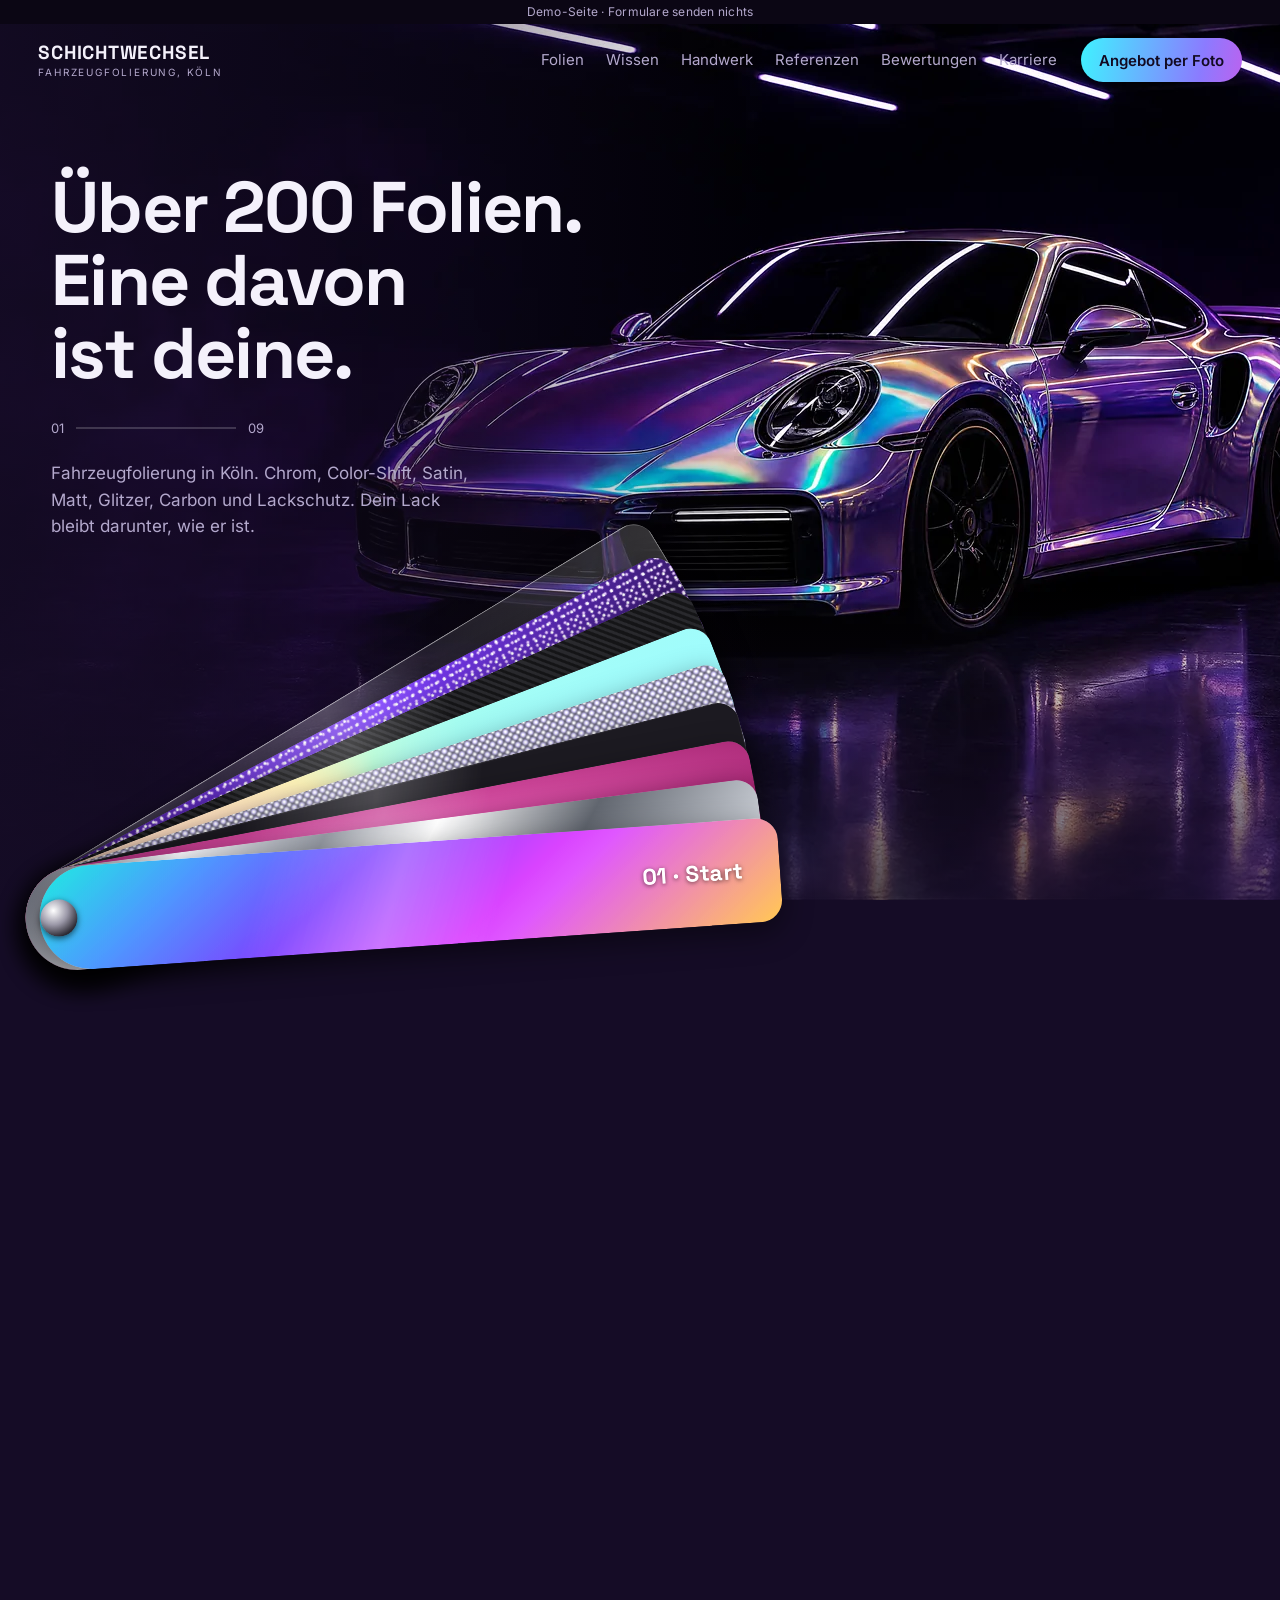
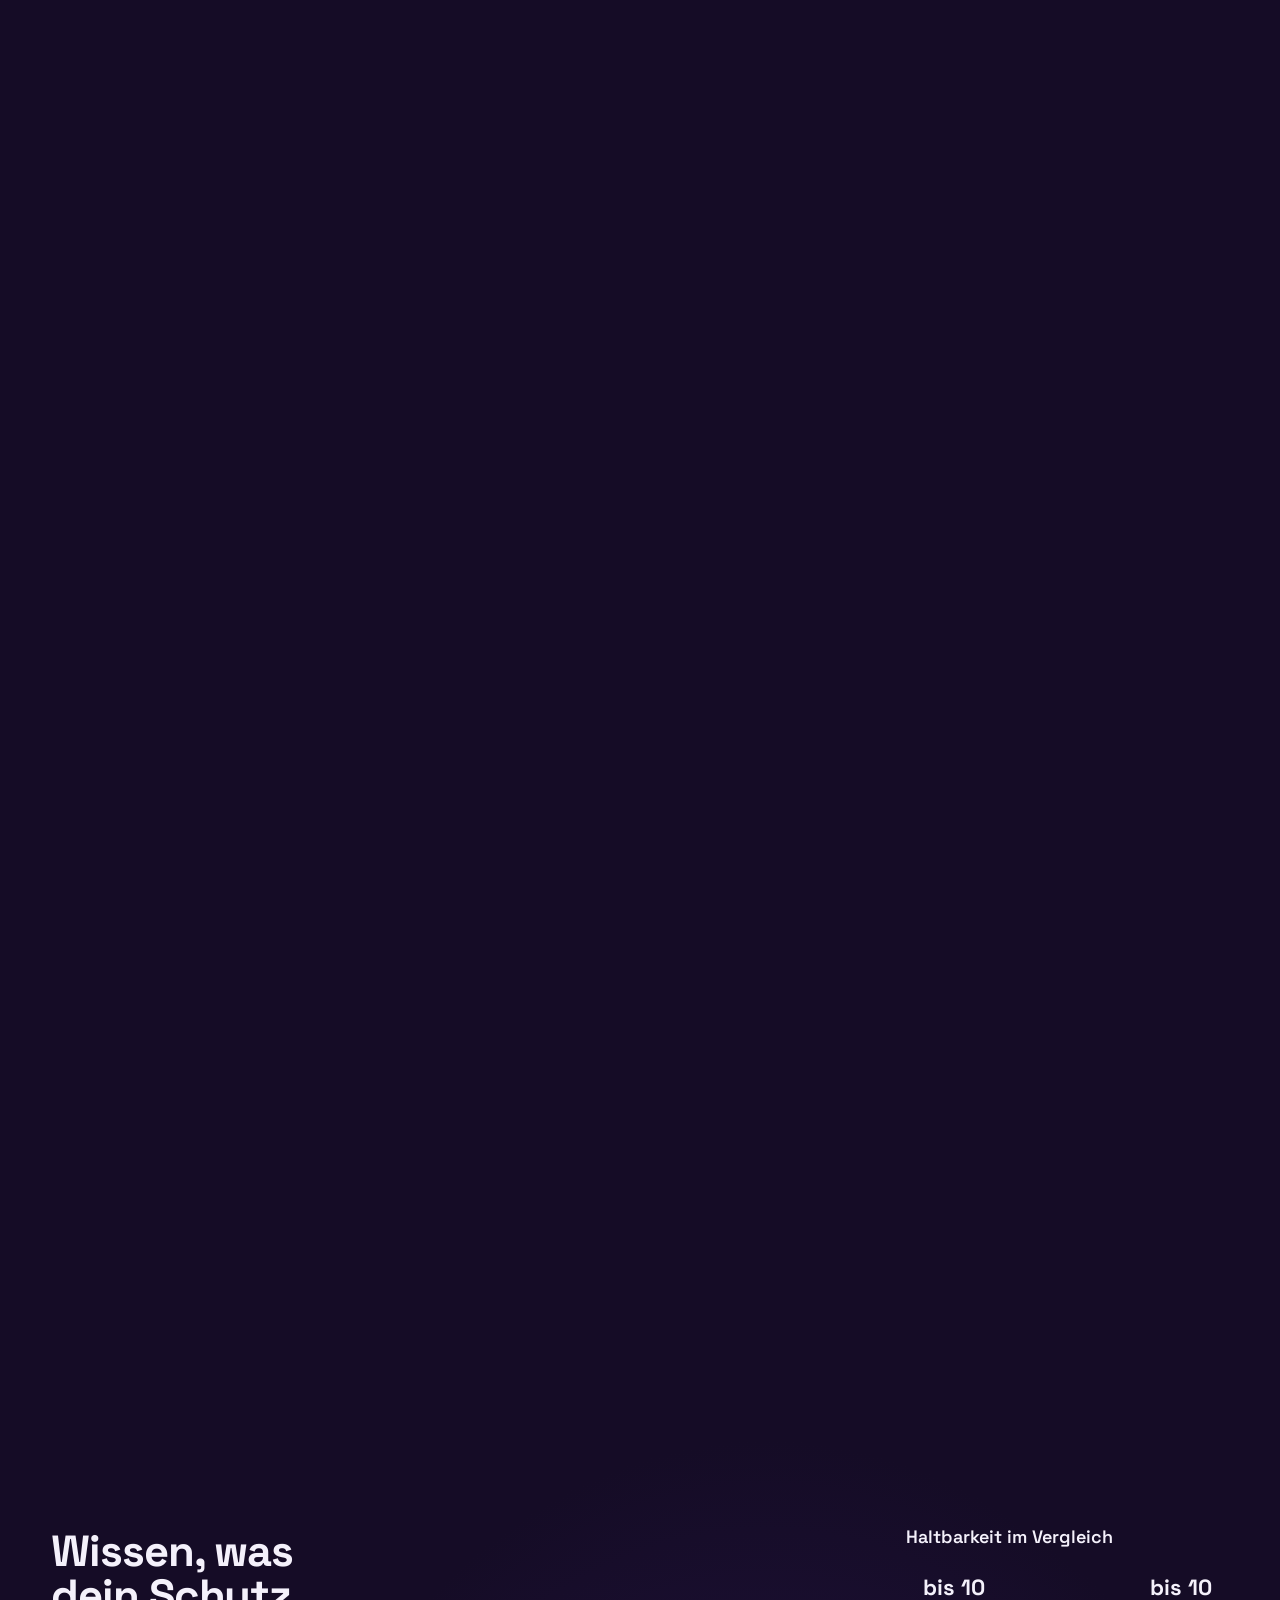
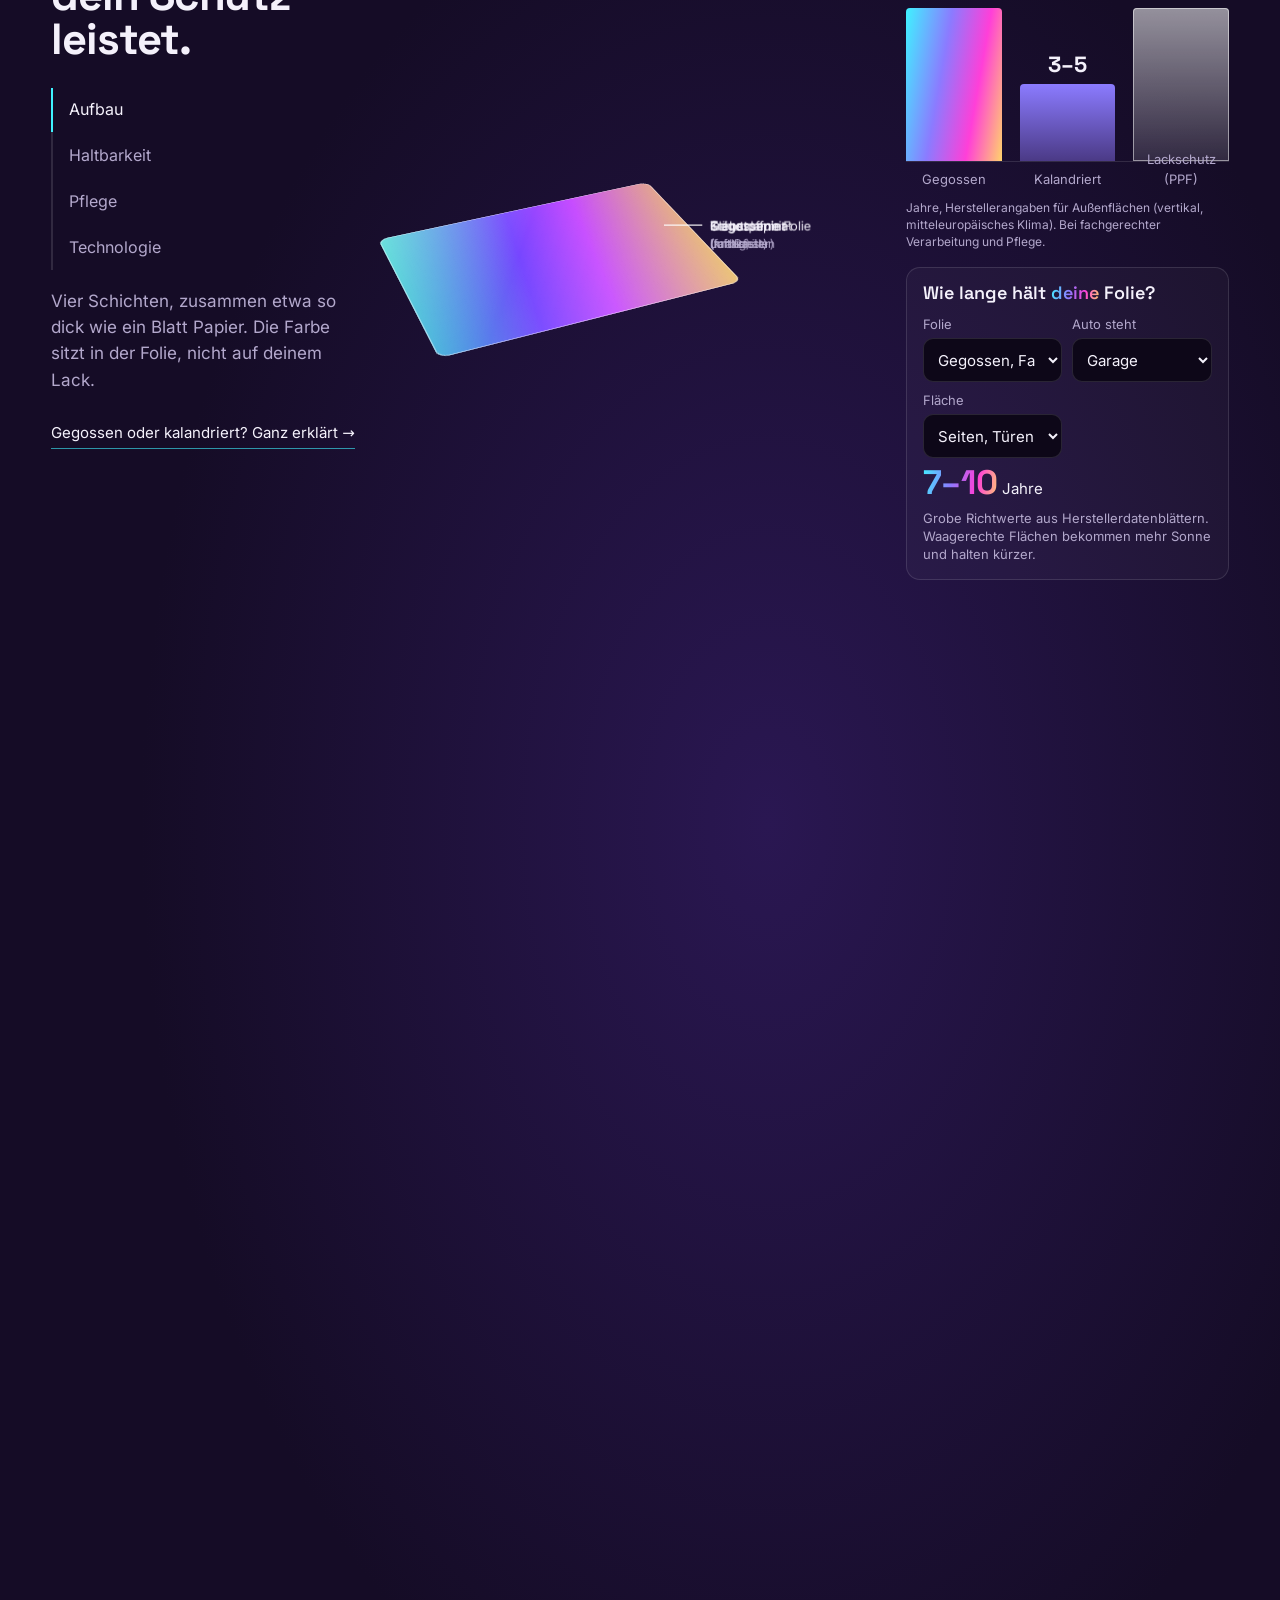
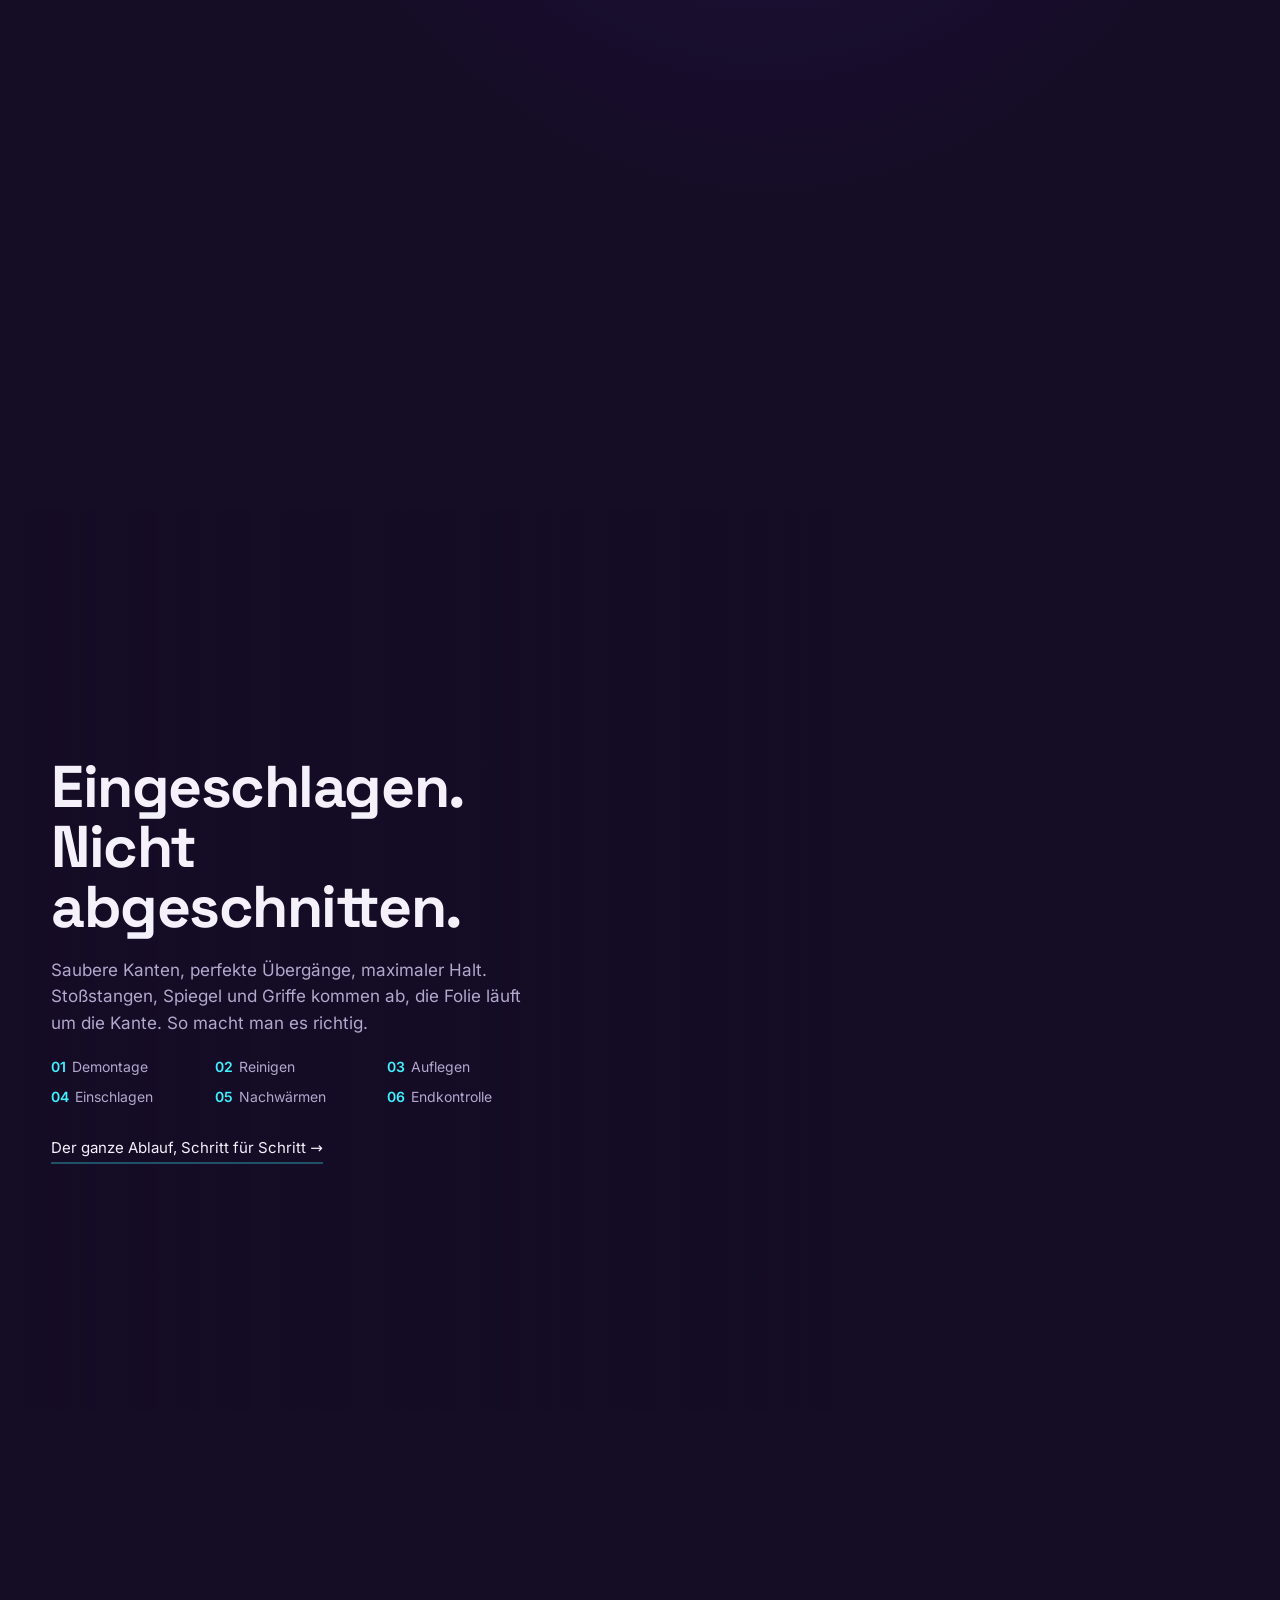
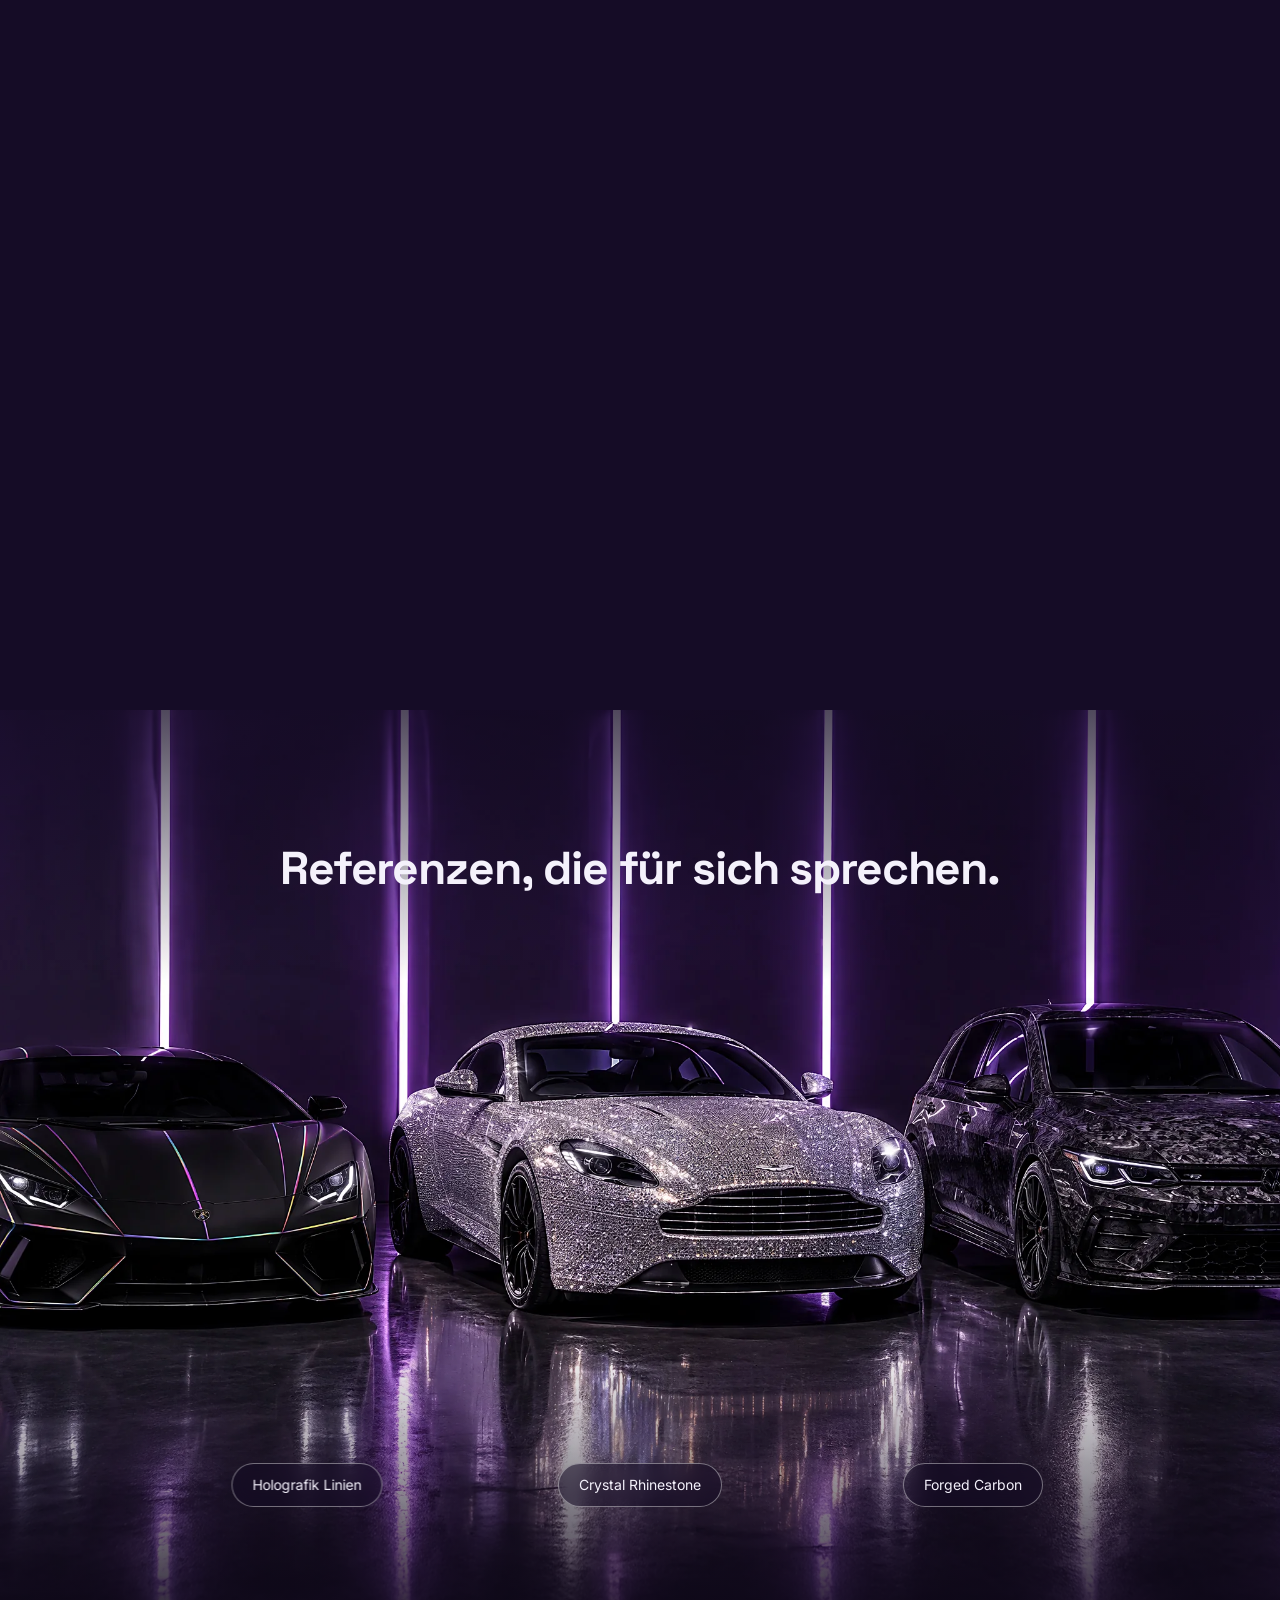
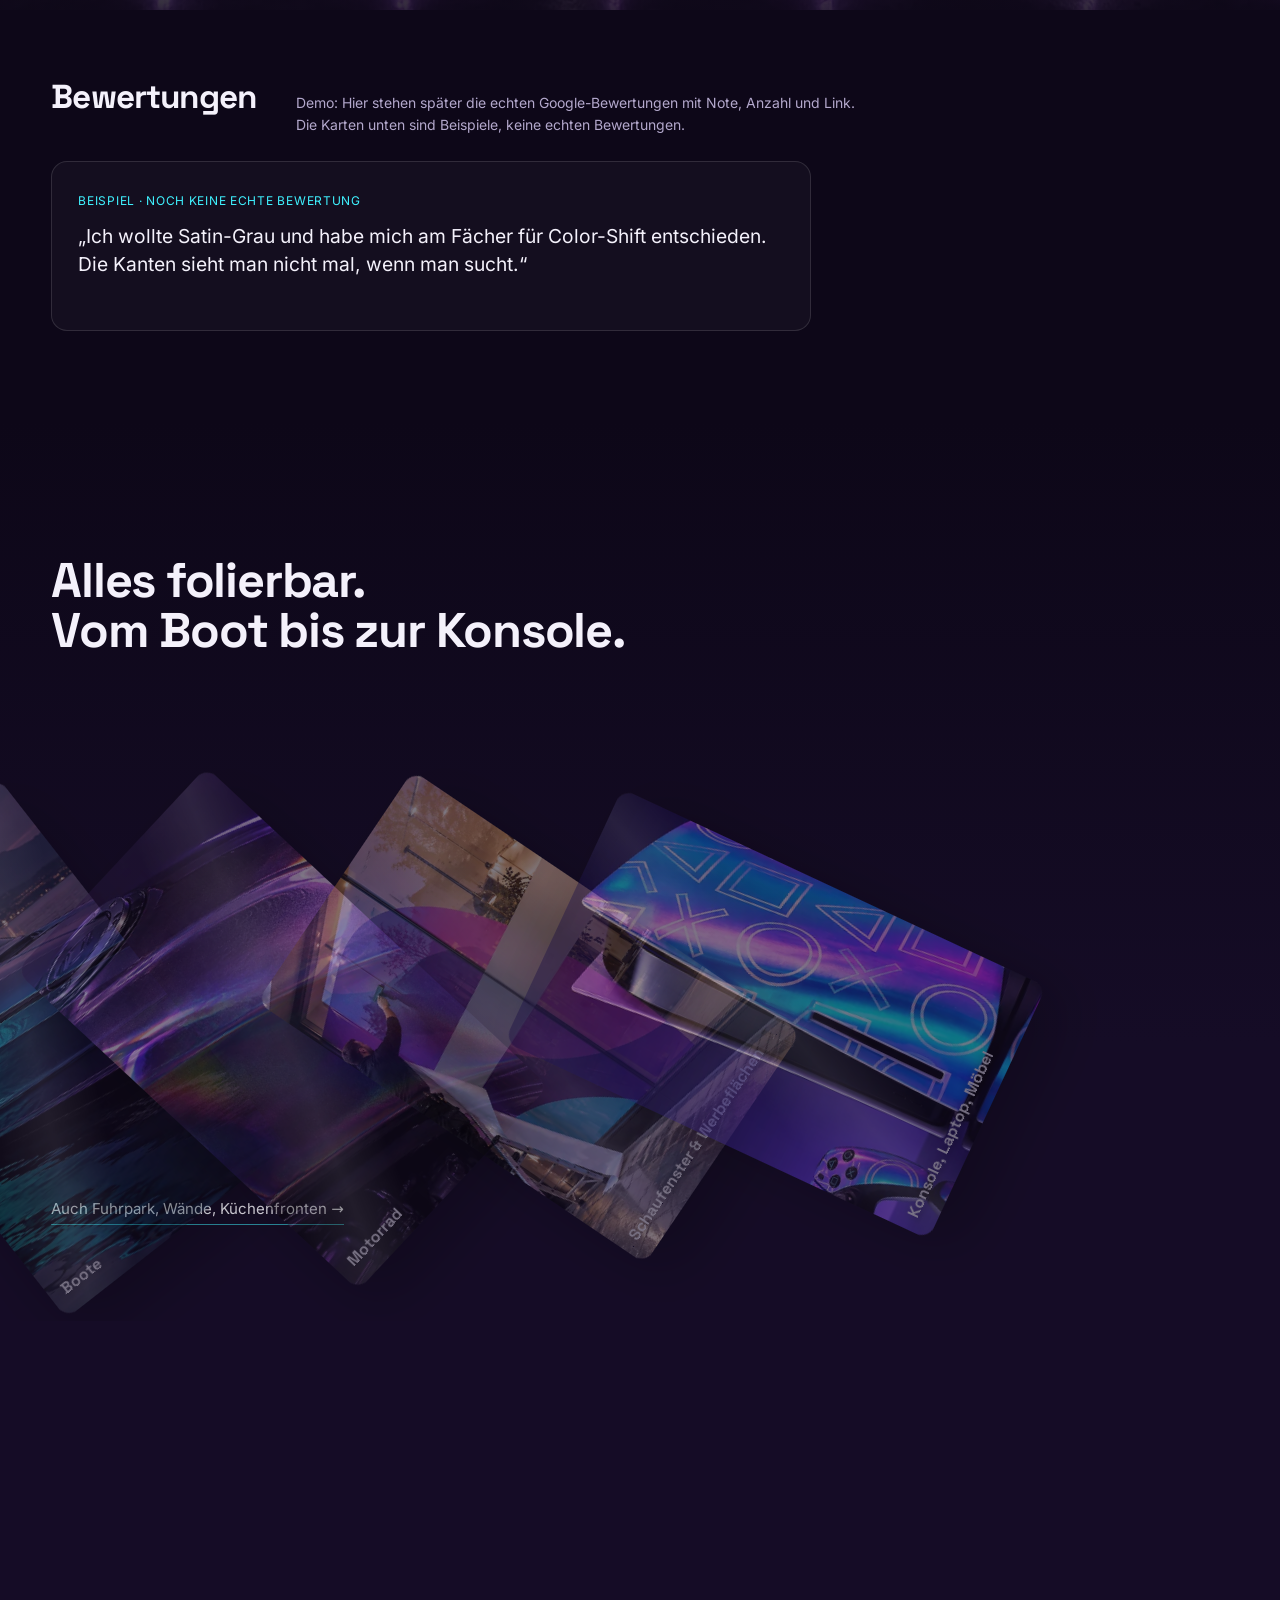
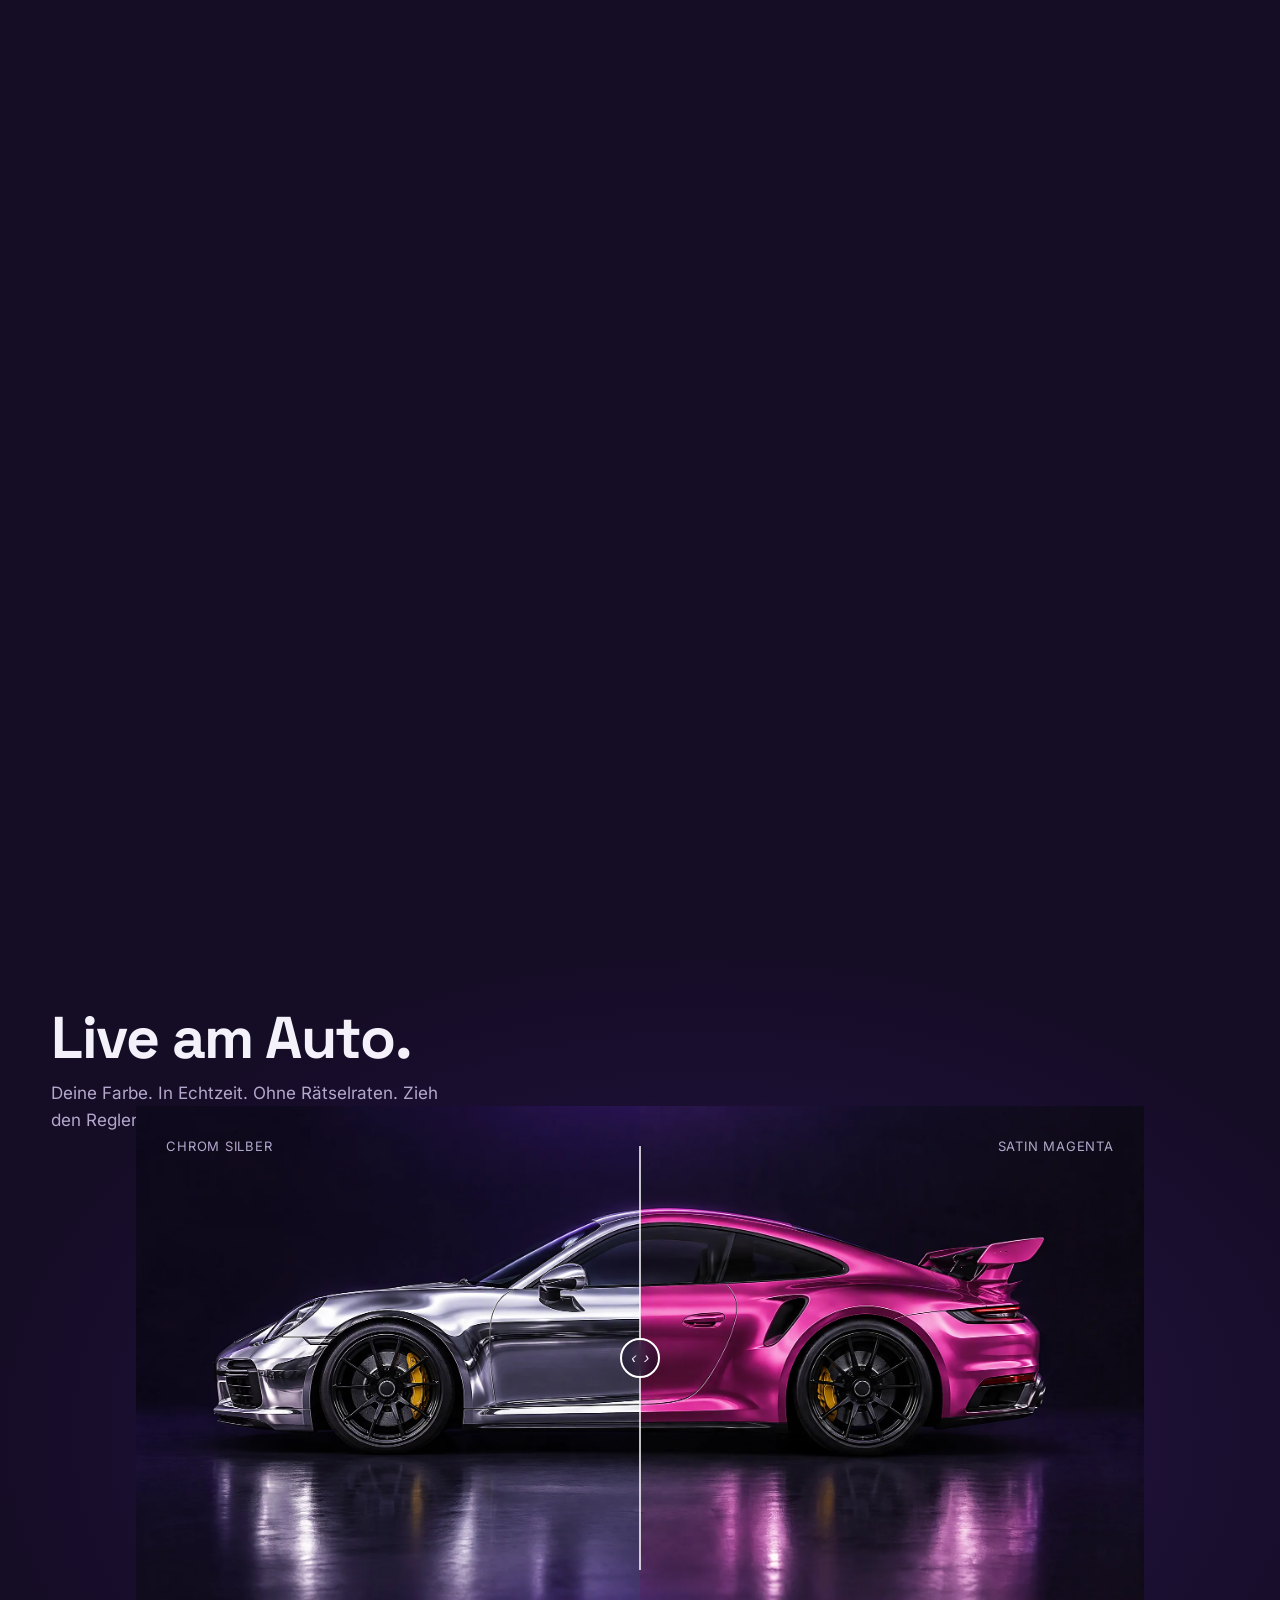
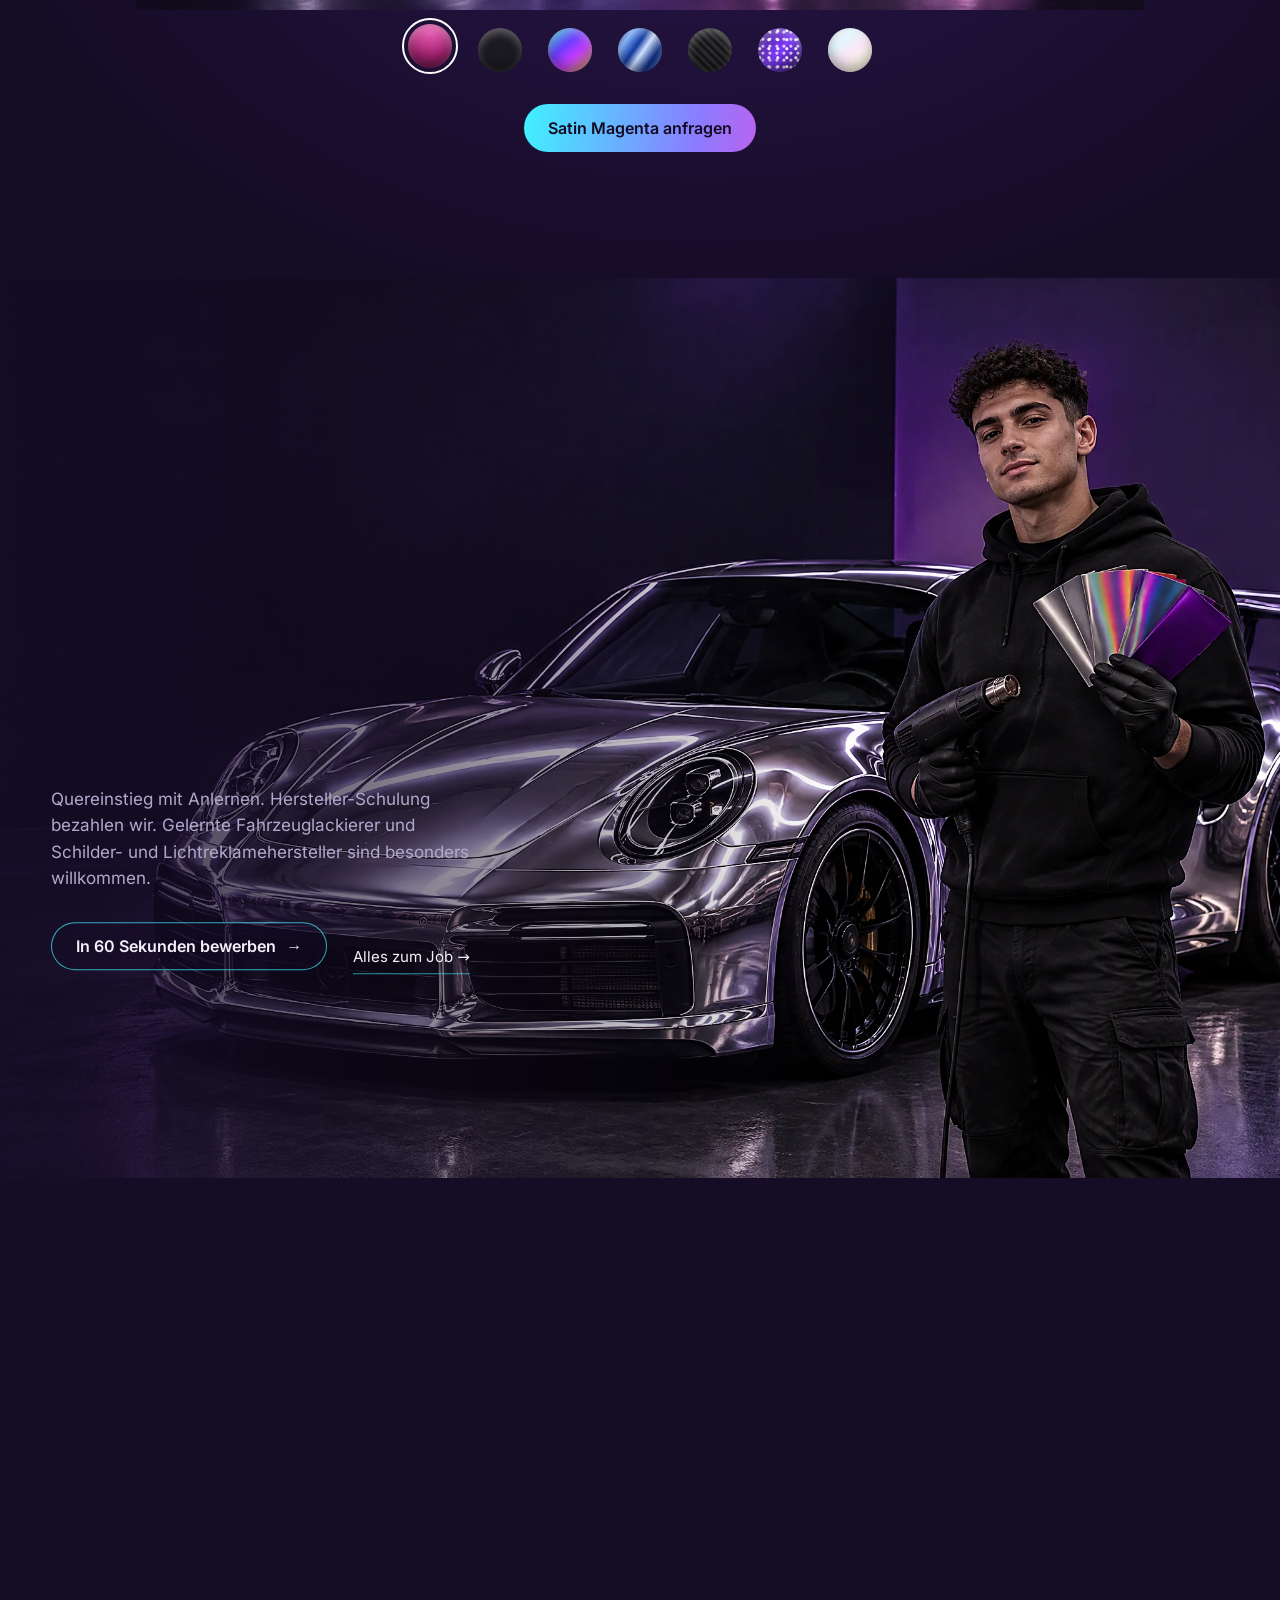
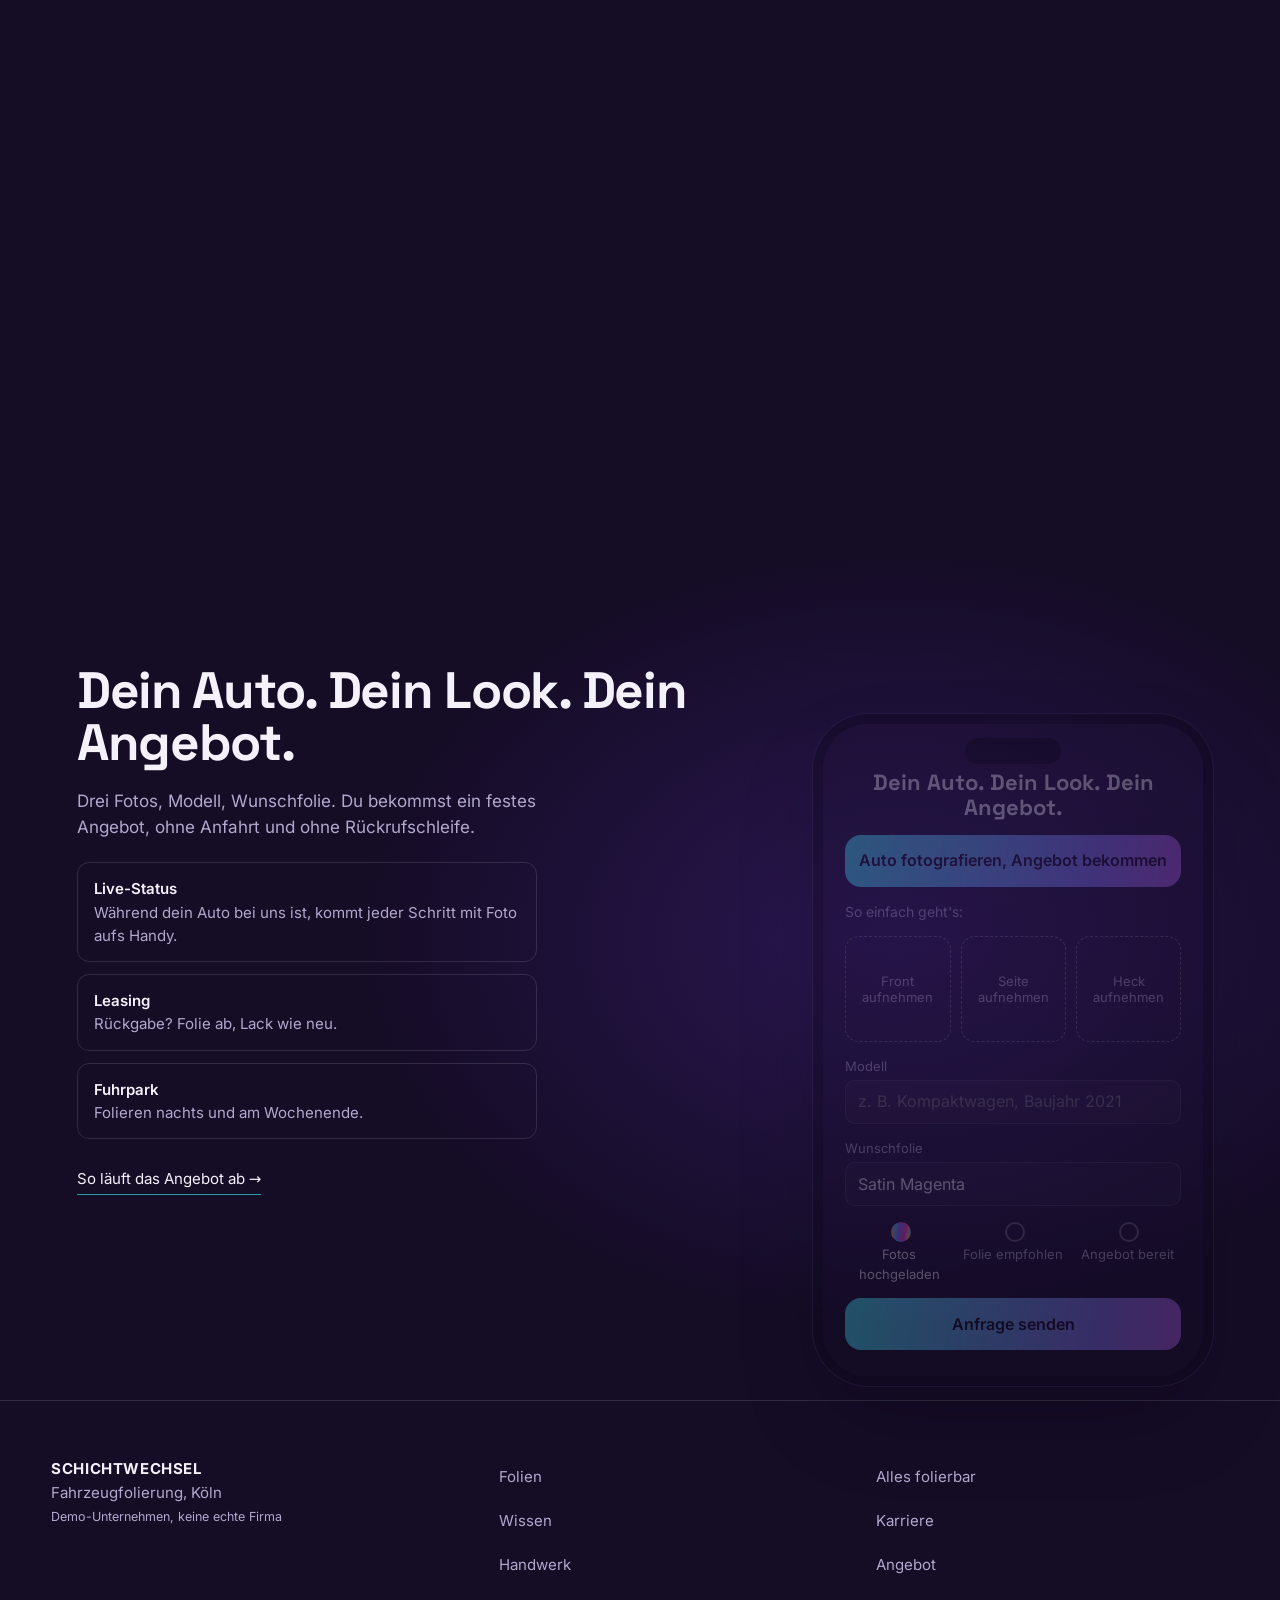
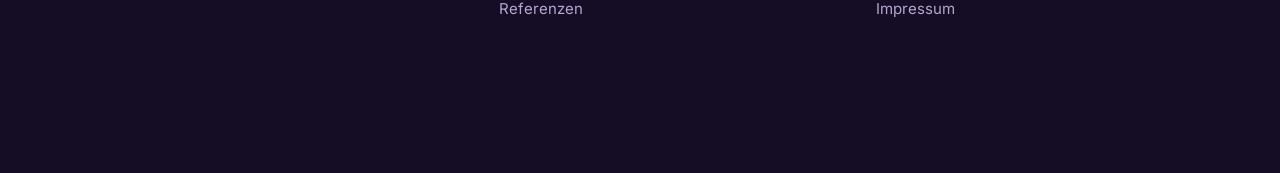
<file: index.html>
<!doctype html>
<html lang="de">
<head>
<meta charset="utf-8">
<meta name="viewport" content="width=device-width,initial-scale=1,viewport-fit=cover">
<title>SCHICHTWECHSEL – Fahrzeugfolierung Köln</title>
<meta name="description" content="Über 200 Folien: Chrom, Color-Shift, Satin, Matt, Glitzer, Carbon und Lackschutz. Fahrzeugfolierung in Köln. Angebot per Foto.">
<meta name="theme-color" content="#150c26">
<link rel="preload" href="assets/fonts/grotesk.woff2" as="font" type="font/woff2" crossorigin>
<link rel="stylesheet" href="assets/css/style.css">
</head>
<body class="home">

<div class="demo" id="demo">Demo-Seite<span class="for"></span> · Formulare senden nichts</div>

<header class="nav" id="nav">
  <a class="logo" href="#start" aria-label="SCHICHTWECHSEL Startseite"><b>SCHICHTWECHSEL</b><small>Fahrzeugfolierung, Köln</small></a>
  <nav class="links" id="links" aria-label="Kapitel">
    <a href="folien.html">Folien</a>
    <a href="wissen.html">Wissen</a>
    <a href="handwerk.html">Handwerk</a>
    <a href="referenzen.html">Referenzen</a>
    <a href="#bewertungen">Bewertungen</a>
    <a href="karriere.html">Karriere</a>
  </nav>
  <a class="btn btn-s holo-b" href="#angebot">Angebot per Foto</a>
  <button class="burger" id="burger" aria-label="Menü öffnen" aria-expanded="false"><span></span><span></span></button>
</header>

<!-- Der Musterfächer: Navigation durch die ganze Seite (Storyboard 1) -->
<nav class="fan" id="fan" aria-label="Musterfächer – Kapitel">
  <div class="fan-blades" id="fanBlades"></div>
  <span class="rivet" aria-hidden="true"></span>
  <button class="fan-hit" id="fanHit" type="button" aria-label="Kapitel-Fächer öffnen"></button>
  <div class="fan-label" id="fanLabel" aria-live="polite"><small>Aktuelle Folie</small><b>Color-Shift</b><i>01 · Start</i></div>
</nav>

<main>

<!-- 01 + 02: Held und erste Lamelle -->
<section class="duo" id="duo" data-ch="0">
  <span class="anchor" id="start"></span>
  <span class="anchor a2" id="folie"></span>
  <div class="stage">
    <div class="car" id="car">
      <img class="cv on" data-k="k0" src="assets/img/k0-1600.webp" srcset="assets/img/k0-1600.webp 1600w, assets/img/k0.webp 2560w" sizes="100vw" alt="Sportwagen in Color-Shift-Chromfolie im violetten Studio">
      <img class="cv" data-k="k1" src="assets/img/k1-1600.webp" srcset="assets/img/k1-1600.webp 1600w, assets/img/k1.webp 2560w" sizes="100vw" alt="Derselbe Sportwagen in Spiegelchrom Silber" loading="lazy">
      <img class="cv" data-k="k2" src="assets/img/k2-1600.webp" srcset="assets/img/k2-1600.webp 1600w, assets/img/k2.webp 2560w" sizes="100vw" alt="Derselbe Sportwagen in Satin Magenta" loading="lazy">
      <img class="cv" data-k="k3" src="assets/img/k3-1600.webp" srcset="assets/img/k3-1600.webp 1600w, assets/img/k3.webp 2560w" sizes="100vw" alt="Derselbe Sportwagen in Matt Schwarz" loading="lazy">
      <img class="cv" data-k="k4" src="assets/img/k4-1600.webp" srcset="assets/img/k4-1600.webp 1600w, assets/img/k4.webp 2560w" sizes="100vw" alt="Derselbe Sportwagen in violetter Glitzerfolie" loading="lazy">
      <img class="cv" data-k="k5" src="assets/img/k5-1600.webp" srcset="assets/img/k5-1600.webp 1600w, assets/img/k5.webp 2560w" sizes="100vw" alt="Derselbe Sportwagen in Forged-Carbon-Optik" loading="lazy">
      <i class="sweep" id="sweep" aria-hidden="true"></i>
    </div>
    <div class="shade"></div>

    <div class="hero-copy" id="heroCopy">
      <h1><span class="ln">Über 200 Folien.</span><span class="ln">Eine davon</span><span class="ln">ist deine.</span></h1>
      <div class="prog" aria-hidden="true"><span>01</span><i><b id="progBar"></b></i><span>09</span></div>
      <p class="lead">Fahrzeugfolierung in Köln. Chrom, Color-Shift, Satin, Matt, Glitzer, Carbon und Lackschutz. Dein Lack bleibt darunter, wie er ist.</p>
    </div>

    <div class="folie-copy" id="folieCopy">
      <small class="kick">Aktuelle Folie</small>
      <h2 id="fName">Chrom Silber</h2>
      <p id="fDesc">Spiegelchrom<br>Hochglanz<br>Für maximale Präsenz</p>
      <div class="finishes" id="finishes" role="group" aria-label="Folie am Auto wechseln">
        <button data-k="k1" class="on" aria-pressed="true"><i class="sw sw-chrom"></i>Chrom</button>
        <button data-k="k2" aria-pressed="false"><i class="sw sw-satin"></i>Satin</button>
        <button data-k="k3" aria-pressed="false"><i class="sw sw-matt"></i>Matt</button>
        <button data-k="k4" aria-pressed="false"><i class="sw sw-glitter"></i>Glitzer</button>
        <button data-k="k5" aria-pressed="false"><i class="sw sw-carbon"></i>Carbon</button>
        <button data-k="k0" aria-pressed="false"><i class="sw sw-shift"></i>Shift</button>
      </div>
      <a class="more" href="folien.html">Alle Folienarten im Detail</a>
    </div>
  </div>
</section>

<!-- 03 Wissen -->
<section class="wissen" id="wissen" data-ch="2">
  <div class="stage">
    <div class="w-copy">
      <h2>Wissen, was dein Schutz leistet.</h2>
      <div class="w-tabs" role="tablist" aria-label="Wissen">
        <button role="tab" aria-selected="true" data-t="aufbau">Aufbau</button>
        <button role="tab" aria-selected="false" data-t="haltbarkeit">Haltbarkeit</button>
        <button role="tab" aria-selected="false" data-t="pflege">Pflege</button>
        <button role="tab" aria-selected="false" data-t="technologie">Technologie</button>
      </div>
      <p class="w-text" id="wText">Vier Schichten, zusammen etwa so dick wie ein Blatt Papier. Die Farbe sitzt in der Folie, nicht auf deinem Lack.</p>
      <a class="more" href="wissen.html">Gegossen oder kalandriert? Ganz erklärt</a>
    </div>
    <div class="layers" id="layers" aria-label="Aufbau einer Autofolie">
      <div class="lay l1"><span>Schutzlaminat <small>(kratzfest)</small></span></div>
      <div class="lay l2"><span>Gegossene Folie <small>(farbig)</small></span></div>
      <div class="lay l3"><span>Klebstoff mit <small>Luftkanälen</small></span></div>
      <div class="lay l4"><span>Trägerpapier <small>(mit Raster)</small></span></div>
    </div>
    <div class="chart" id="chart">
      <h3>Haltbarkeit im Vergleich</h3>
      <div class="bars">
        <div class="bar b1" style="--v:1"><b data-to="10" data-pre="bis ">bis 10</b><i></i><span>Gegossen</span></div>
        <div class="bar b2" style="--v:.5"><b data-txt="3–5">3–5</b><i></i><span>Kalandriert</span></div>
        <div class="bar b3" style="--v:1"><b data-to="10" data-pre="bis ">bis 10</b><i></i><span>Lackschutz (PPF)</span></div>
      </div>
      <p class="note">Jahre, Herstellerangaben für Außenflächen (vertikal, mitteleuropäisches Klima). Bei fachgerechter Verarbeitung und Pflege.</p>
      <div class="calc" id="calc">
        <h3>Wie lange hält <em>deine</em> Folie?</h3>
        <label>Folie <select id="cF"><option value="cast">Gegossen, Farbe</option><option value="metal">Chrom, Metallic</option><option value="cal">Kalandriert</option><option value="ppf">Lackschutz PPF</option></select></label>
        <label>Auto steht <select id="cG"><option value="g">Garage</option><option value="s">Straße</option></select></label>
        <label>Fläche <select id="cS"><option value="v">Seiten, Türen</option><option value="h">Dach, Haube</option></select></label>
        <output id="cOut"><b>6–8</b> Jahre</output>
        <small>Grobe Richtwerte aus Herstellerdatenblättern. Waagerechte Flächen bekommen mehr Sonne und halten kürzer.</small>
      </div>
    </div>
  </div>
</section>

<!-- 04 Handwerk -->
<section class="hand" id="handwerk" data-ch="3">
  <div class="stage">
    <div class="h-img"><img src="assets/img/m1-1600.webp" srcset="assets/img/m1-1600.webp 1600w, assets/img/m1.webp 2560w" sizes="100vw" alt="Rakel mit Filzkante drückt Chromfolie in eine Sicke, Heißluftföhn glüht" loading="lazy"></div>
    <div class="shade-l"></div>
    <div class="h-copy">
      <h2><span class="ln">Eingeschlagen.</span><span class="ln">Nicht abgeschnitten.</span></h2>
      <p>Saubere Kanten, perfekte Übergänge, maximaler Halt. Stoßstangen, Spiegel und Griffe kommen ab, die Folie läuft um die Kante. So macht man es richtig.</p>
      <ol class="h-steps">
        <li><b>01</b>Demontage</li><li><b>02</b>Reinigen</li><li><b>03</b>Auflegen</li><li><b>04</b>Einschlagen</li><li><b>05</b>Nachwärmen</li><li><b>06</b>Endkontrolle</li>
      </ol>
      <a class="more" href="handwerk.html">Der ganze Ablauf, Schritt für Schritt</a>
    </div>
  </div>
</section>

<!-- 05 Referenzen + Bewertungen -->
<section class="refs" id="referenzen" data-ch="4">
  <div class="stage">
    <div class="r-img"><img src="assets/img/r0.webp" alt="Drei folierte Sportwagen: matt schwarz mit Holo-Linien, Strass, Forged Carbon" loading="lazy"><div class="bars-light" aria-hidden="true"><i></i><i></i><i></i><i></i><i></i><i></i></div></div>
    <h2>Referenzen, die für sich sprechen.</h2>
    <div class="pills">
      <a class="pill" href="referenzen.html#holo" style="--x:24%">Holografik Linien</a>
      <a class="pill" href="referenzen.html#strass" style="--x:50%">Crystal Rhinestone</a>
      <a class="pill" href="referenzen.html#carbon" style="--x:76%">Forged Carbon</a>
    </div>
  </div>
  <div class="reviews" id="bewertungen">
    <div class="rv-head">
      <h3>Bewertungen</h3>
      <p class="rv-note">Demo: Hier stehen später die echten Google-Bewertungen mit Note, Anzahl und Link. Die Karten unten sind Beispiele, keine echten Bewertungen.</p>
    </div>
    <div class="rv-cards" id="rvCards">
      <blockquote class="rv"><span class="tag">Beispiel · noch keine echte Bewertung</span><p>„Ich wollte Satin-Grau und habe mich am Fächer für Color-Shift entschieden. Die Kanten sieht man nicht mal, wenn man sucht.“</p></blockquote>
      <blockquote class="rv"><span class="tag">Beispiel · noch keine echte Bewertung</span><p>„Leasing-Rückgabe nach vier Jahren: Folie runter, der Lack darunter war wie am ersten Tag.“</p></blockquote>
      <blockquote class="rv"><span class="tag">Beispiel · noch keine echte Bewertung</span><p>„Drei Fotos geschickt, am nächsten Tag hatte ich das Angebot. Während der Arbeit kamen Fotos aus der Werkstatt aufs Handy.“</p></blockquote>
    </div>
  </div>
</section>

<!-- 06 Alles folierbar -->
<section class="alles" id="alles" data-ch="5">
  <div class="stage">
    <h2><span class="ln">Alles folierbar.</span><span class="ln">Vom Boot bis zur Konsole.</span></h2>
    <div class="cards" id="cards">
      <a class="card" href="alles-folierbar.html#boote" style="--i:0"><img src="assets/img/a1.webp" alt="Sportboot in Color-Shift-Chrom auf dem Wasser" loading="lazy"><span>Boote</span></a>
      <a class="card" href="alles-folierbar.html#motorrad" style="--i:1"><img src="assets/img/a2.webp" alt="Motorradtank in Holo-Folie" loading="lazy"><span>Motorrad</span></a>
      <a class="card" href="alles-folierbar.html#schaufenster" style="--i:2"><img src="assets/img/a3.webp" alt="Schaufenster mit großer Fensterfolie" loading="lazy"><span>Schaufenster &amp; Werbeflächen</span></a>
      <a class="card" href="alles-folierbar.html#konsole" style="--i:3"><img src="assets/img/a4.webp" alt="Spielkonsole mit Holo-Skin auf den Seitenplatten und passendem Controller" loading="lazy" style="object-position:58% 50%"><span>Konsole, Laptop, Möbel</span></a>
    </div>
    <a class="more" href="alles-folierbar.html">Auch Fuhrpark, Wände, Küchenfronten</a>
  </div>
</section>

<!-- 07 Konfigurator -->
<section class="konf" id="konfigurator" data-ch="6">
  <div class="stage">
    <div class="k-copy">
      <h2>Live am Auto.</h2>
      <p>Deine Farbe. In Echtzeit. Ohne Rätselraten. Zieh den Regler, tipp eine Folie an.</p>
    </div>
    <div class="cmp" id="cmp">
      <img class="c-a" src="assets/img/s0.webp" alt="Seitenansicht in Chrom Silber" loading="lazy">
      <div class="c-b" id="cB"><img id="cBimg" src="assets/img/s1.webp" alt="Seitenansicht in der gewählten Folie" loading="lazy"></div>
      <button class="handle" id="handle" aria-label="Vergleich verschieben" role="slider" aria-valuemin="0" aria-valuemax="100" aria-valuenow="50"><i></i></button>
      <span class="c-lab l">Chrom Silber</span><span class="c-lab r" id="cLab">Satin Magenta</span>
    </div>
    <div class="chips" id="chips" role="group" aria-label="Folie wählen">
      <button data-s="s1" data-n="Satin Magenta" class="on" aria-pressed="true"><i class="sw sw-satin"></i></button>
      <button data-s="s2" data-n="Matt Schwarz" aria-pressed="false"><i class="sw sw-matt"></i></button>
      <button data-s="s3" data-n="Color-Shift Chrom" aria-pressed="false"><i class="sw sw-shift"></i></button>
      <button data-s="s4" data-n="Chrom Blau" aria-pressed="false"><i class="sw sw-blue"></i></button>
      <button data-s="s5" data-n="Forged Carbon" aria-pressed="false"><i class="sw sw-carbon"></i></button>
      <button data-s="s6" data-n="Glitzer Violett" aria-pressed="false"><i class="sw sw-glitter"></i></button>
      <button data-s="s7" data-n="Perlweiß Irisierend" aria-pressed="false"><i class="sw sw-pearl"></i></button>
    </div>
    <a class="btn holo-b" id="konfCta" href="#angebot">Satin Magenta anfragen</a>
  </div>
</section>

<!-- 08 Karriere -->
<section class="job" id="karriere" data-ch="7">
  <div class="stage">
    <div class="j-img"><img src="assets/img/j1.webp" alt="Junger Folierer mit Heißluftföhn und Musterfächer vor dem Chrom-Auto" loading="lazy"></div>
    <div class="shade-l"></div>
    <div class="j-copy">
      <h2 class="kin"><span>Feste Crew.</span><span>Führerschein.</span><span>Zertifikat?</span><span>Zahlen wir.</span></h2>
      <p>Quereinstieg mit Anlernen. Hersteller-Schulung bezahlen wir. Gelernte Fahrzeuglackierer und Schilder- und Lichtreklamehersteller sind besonders willkommen.</p>
      <div class="j-cta"><button class="btn btn-o" id="jobBtn">In 60 Sekunden bewerben <span aria-hidden="true">→</span></button><a class="more" href="karriere.html">Alles zum Job</a></div>
    </div>
  </div>
</section>

<!-- 09 Angebot per Foto -->
<section class="offer" id="angebot" data-ch="8">
  <div class="stage">
    <div class="o-copy">
      <h2>Dein Auto. Dein Look. Dein Angebot.</h2>
      <p>Drei Fotos, Modell, Wunschfolie. Du bekommst ein festes Angebot, ohne Anfahrt und ohne Rückrufschleife.</p>
      <ul class="o-live">
        <li><b>Live-Status</b> Während dein Auto bei uns ist, kommt jeder Schritt mit Foto aufs Handy.</li>
        <li><b>Leasing</b> Rückgabe? Folie ab, Lack wie neu.</li>
        <li><b>Fuhrpark</b> Folieren nachts und am Wochenende.</li>
      </ul>
      <a class="more" href="angebot.html">So läuft das Angebot ab</a>
    </div>
    <form class="phone" id="phone" onsubmit="return false" aria-label="Angebot per Foto">
      <div class="ph-notch" aria-hidden="true"></div>
      <p class="ph-t">Dein Auto. Dein Look. Dein Angebot.</p>
      <button class="ph-main holo-b" type="button" id="phMain">Auto fotografieren, Angebot bekommen</button>
      <p class="ph-s">So einfach geht's:</p>
      <div class="slots">
        <label class="slot"><input type="file" accept="image/*" capture="environment"><span>Front<br>aufnehmen</span></label>
        <label class="slot"><input type="file" accept="image/*" capture="environment"><span>Seite<br>aufnehmen</span></label>
        <label class="slot"><input type="file" accept="image/*" capture="environment"><span>Heck<br>aufnehmen</span></label>
      </div>
      <label class="ph-f">Modell <input type="text" placeholder="z. B. Kompaktwagen, Baujahr 2021" autocomplete="off"></label>
      <label class="ph-f">Wunschfolie <input type="text" id="phFolie" value="Satin Magenta"></label>
      <ol class="track" id="track"><li class="on">Fotos hochgeladen</li><li>Folie empfohlen</li><li>Angebot bereit</li></ol>
      <button class="ph-send holo-b" type="button" id="phSend">Anfrage senden</button>
      <p class="ph-ok" id="phOk" hidden>Demo: nichts wurde gesendet. Im echten Betrieb meldet sich die Werkstatt mit dem Angebot.</p>
    </form>
  </div>
</section>

</main>

<footer class="foot">
  <div><b>SCHICHTWECHSEL</b><br>Fahrzeugfolierung, Köln<br><small>Demo-Unternehmen, keine echte Firma</small></div>
  <div><a href="folien.html">Folien</a><a href="wissen.html">Wissen</a><a href="handwerk.html">Handwerk</a><a href="referenzen.html">Referenzen</a></div>
  <div><a href="alles-folierbar.html">Alles folierbar</a><a href="karriere.html">Karriere</a><a href="angebot.html">Angebot</a><a href="impressum.html">Impressum</a></div>
</footer>

<dialog class="jobdlg" id="jobDlg" aria-label="Bewerbung in 60 Sekunden">
  <form method="dialog" class="jd">
    <button class="x" value="x" aria-label="Schließen">×</button>
    <p class="jd-step" id="jdStep">1 / 4</p>
    <div class="jd-q on" data-q="1"><h3>Was machst du gerade?</h3><div class="opts"><button type="button">Quereinsteiger</button><button type="button">Fahrzeuglackierer/in</button><button type="button">Schilder- und Lichtreklame</button><button type="button">Schule / Ausbildung</button></div></div>
    <div class="jd-q" data-q="2"><h3>Schon mal foliert?</h3><div class="opts"><button type="button">Noch nie</button><button type="button">Ein bisschen</button><button type="button">Regelmäßig</button></div></div>
    <div class="jd-q" data-q="3"><h3>Ab wann kannst du?</h3><div class="opts"><button type="button">Sofort</button><button type="button">In 1–3 Monaten</button><button type="button">Später</button></div></div>
    <div class="jd-q" data-q="4"><h3>Wie erreichen wir dich?</h3><label>Name <input type="text" autocomplete="name"></label><label>Telefon <input type="tel" autocomplete="tel"></label><button type="button" class="btn holo-b" id="jdSend">Bewerbung abschicken</button></div>
    <div class="jd-q" data-q="5"><h3>Danke!</h3><p>Demo: nichts wurde gesendet. Im echten Betrieb ruft dich die Werkstatt innerhalb von zwei Tagen an.</p></div>
  </form>
</dialog>

<script src="assets/js/app.js"></script>
</body>
</html>
</file>
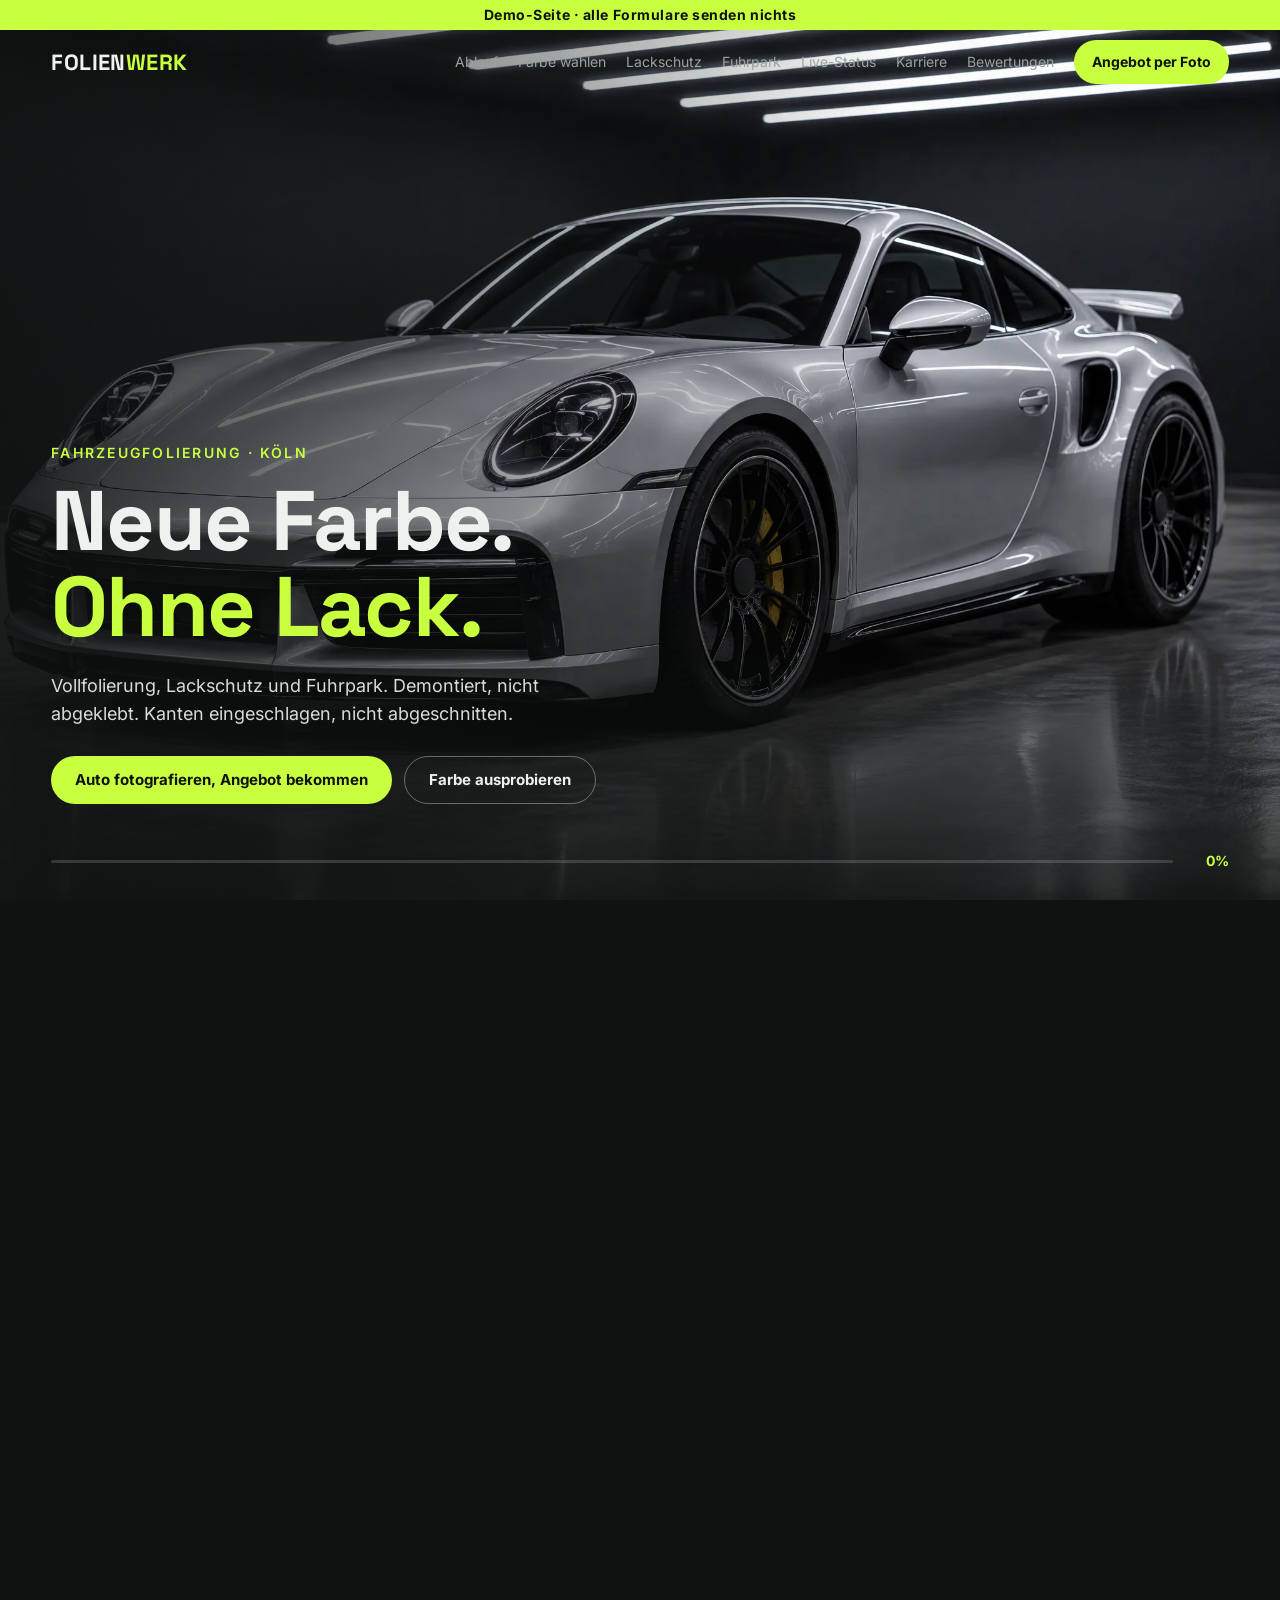
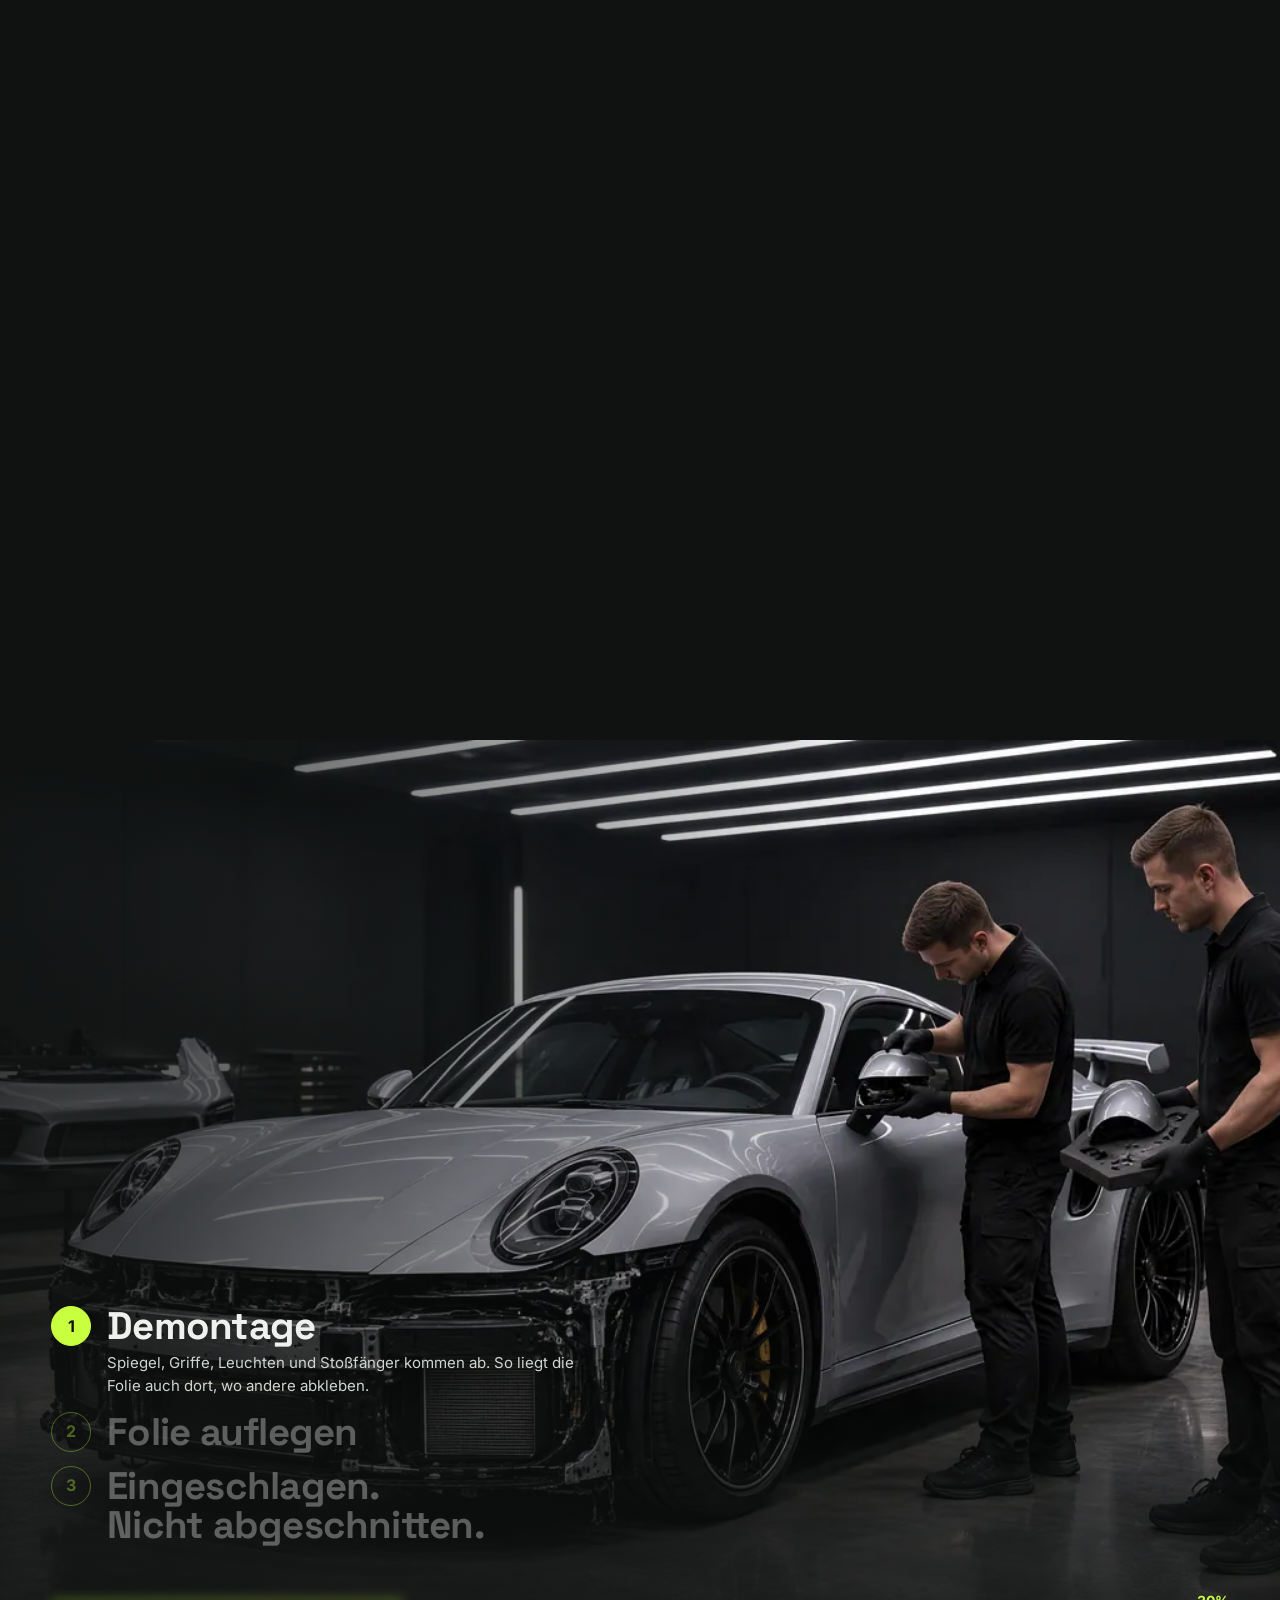
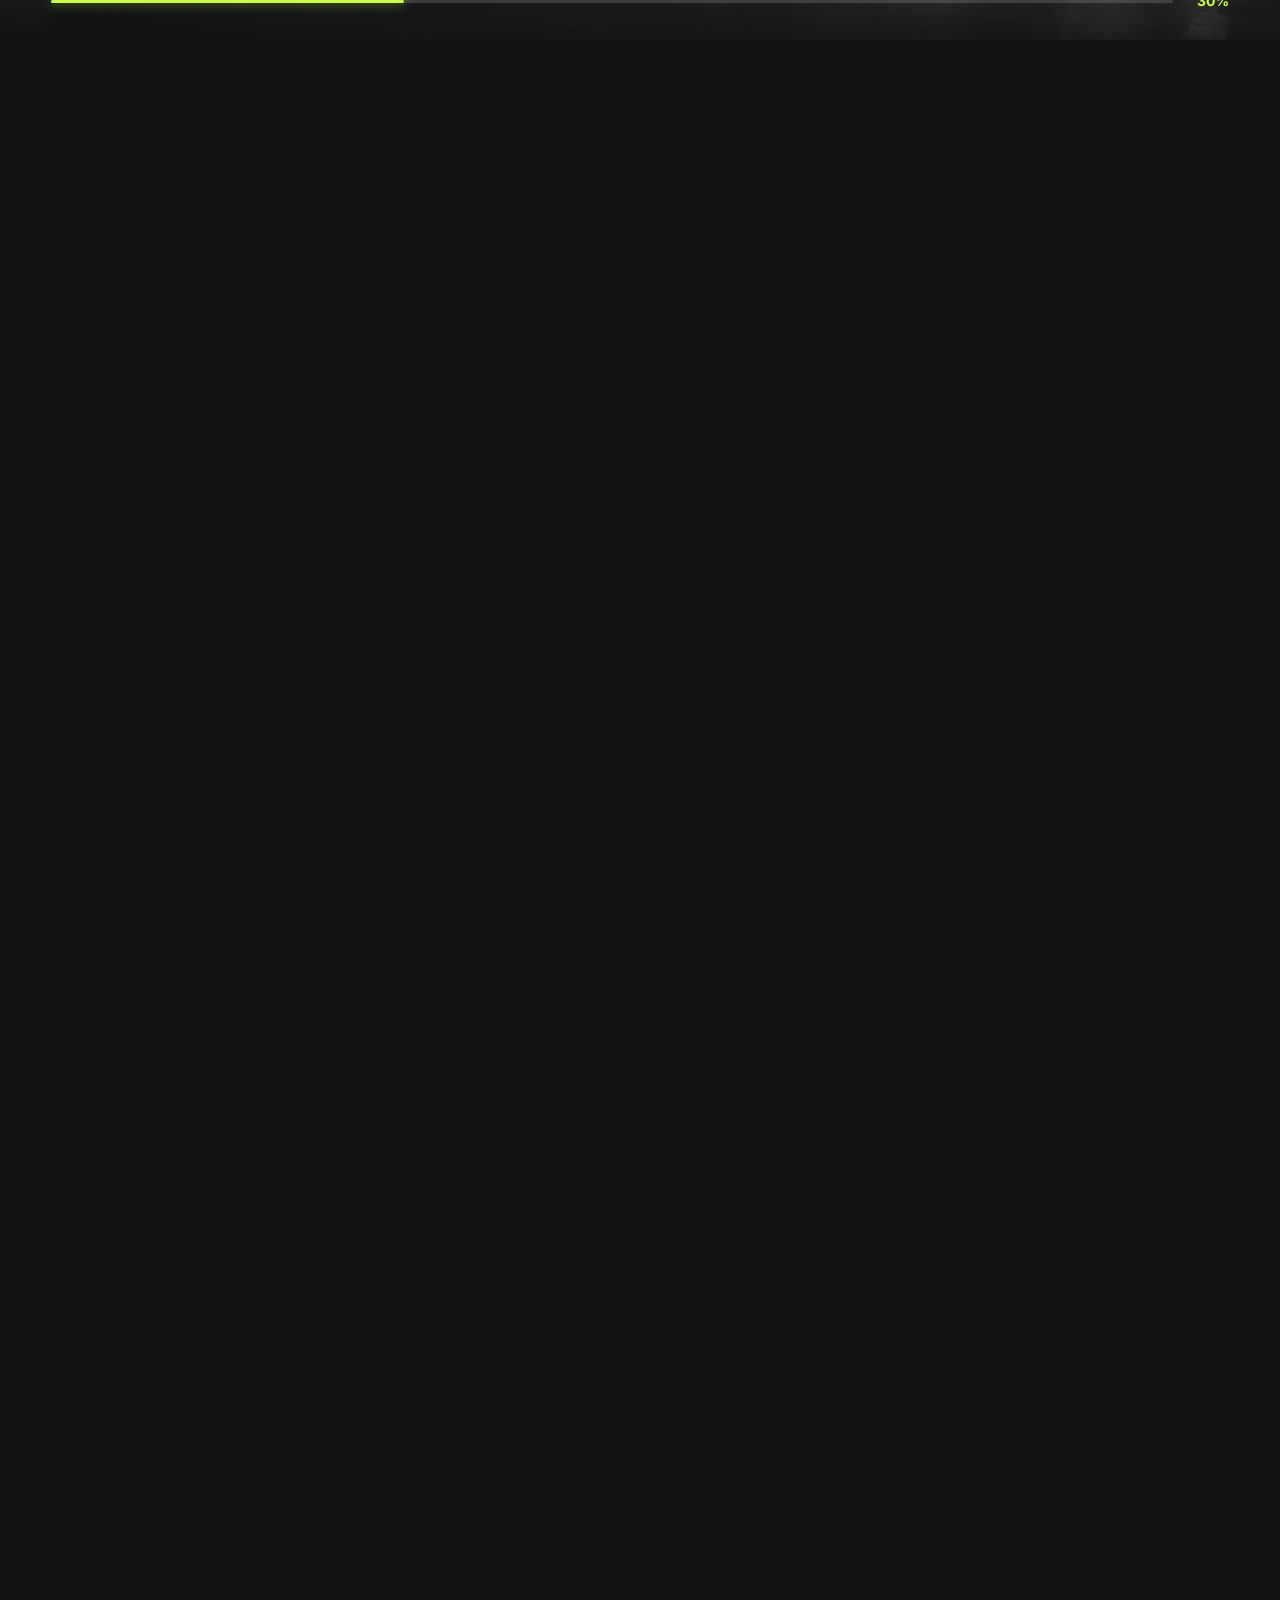
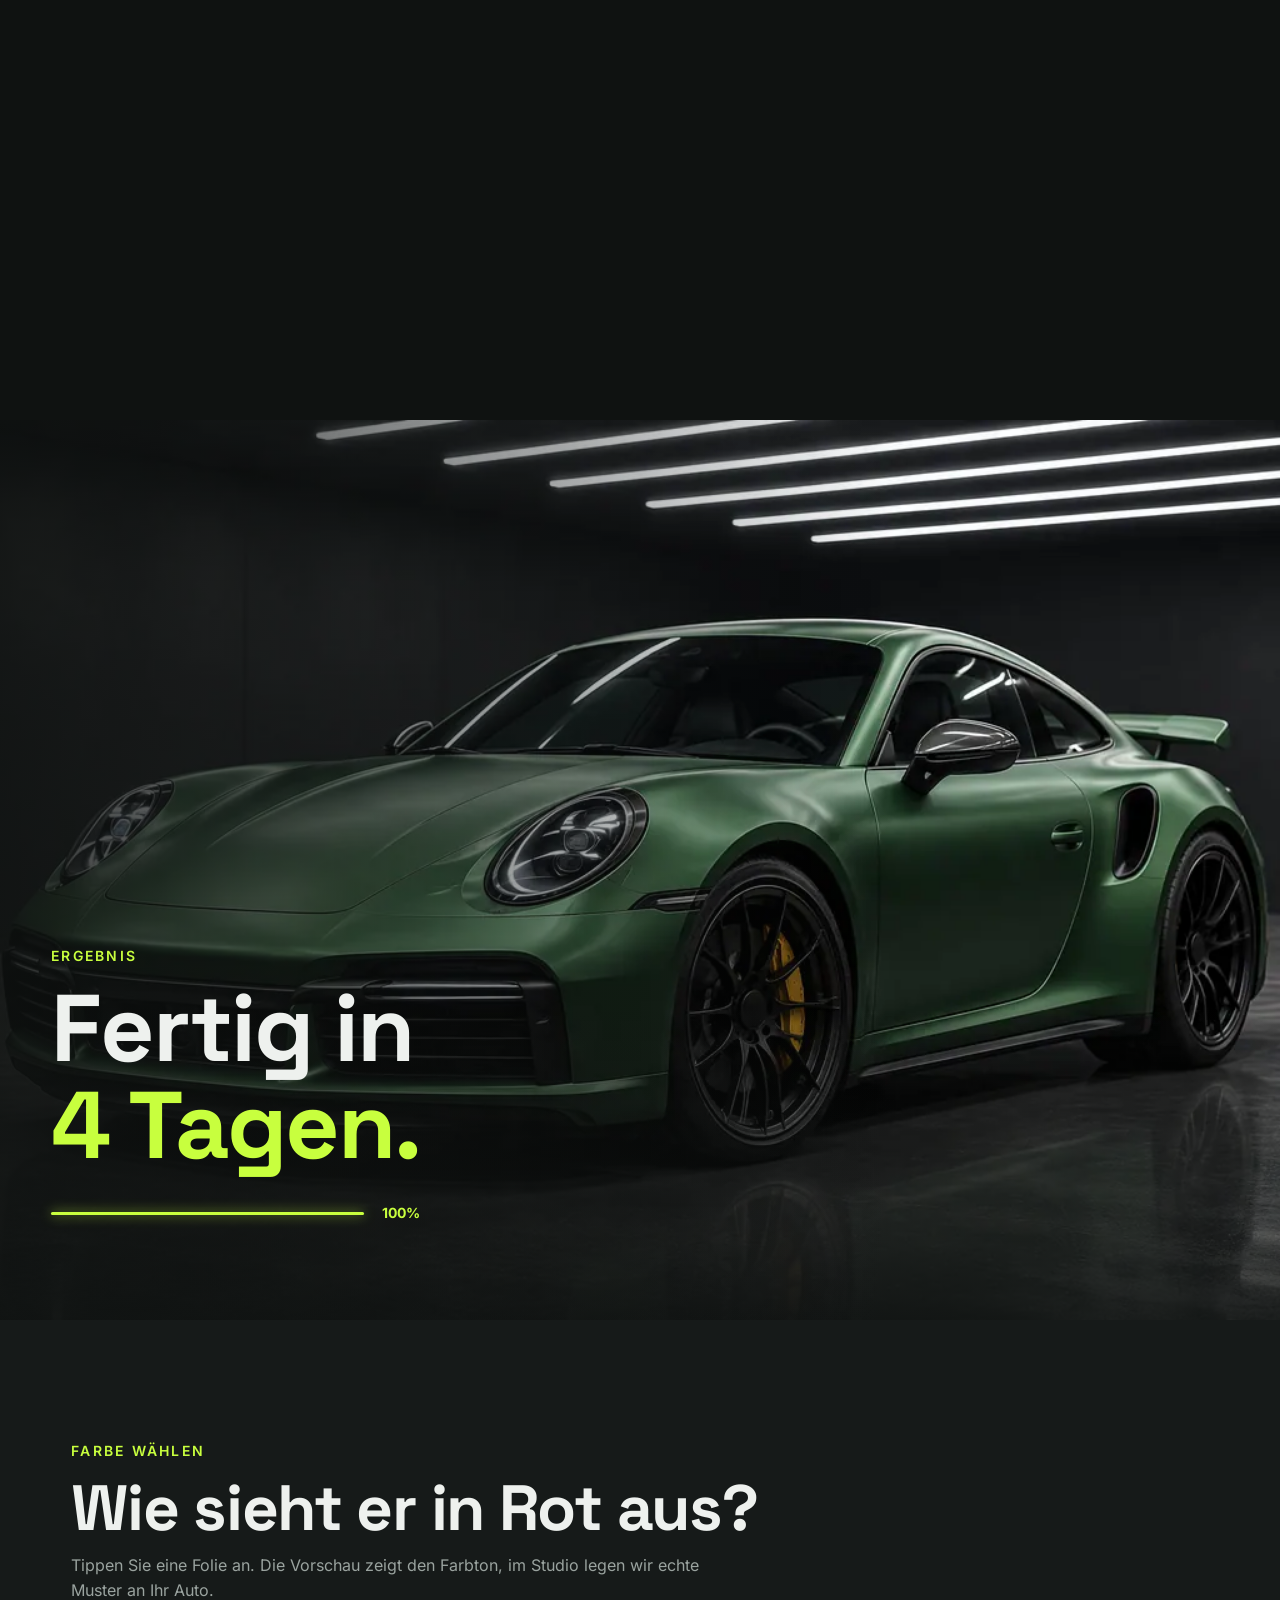
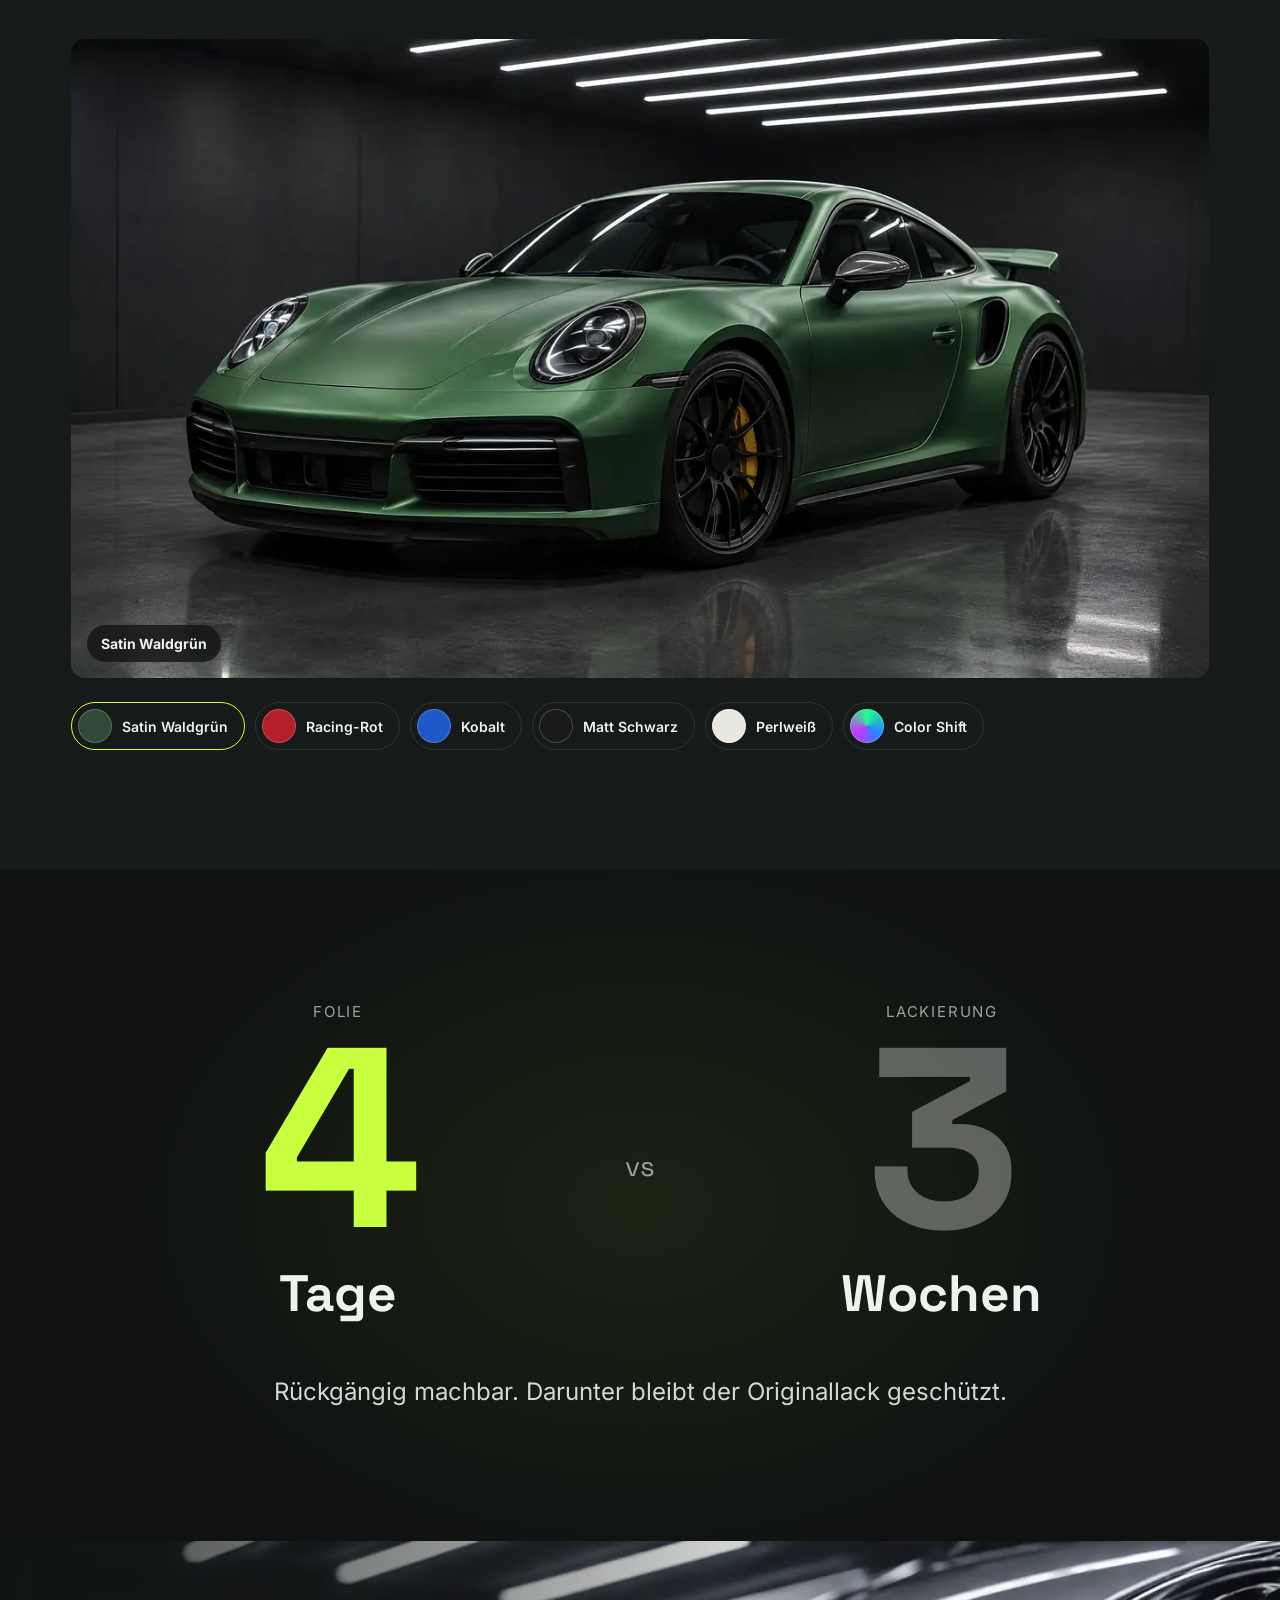
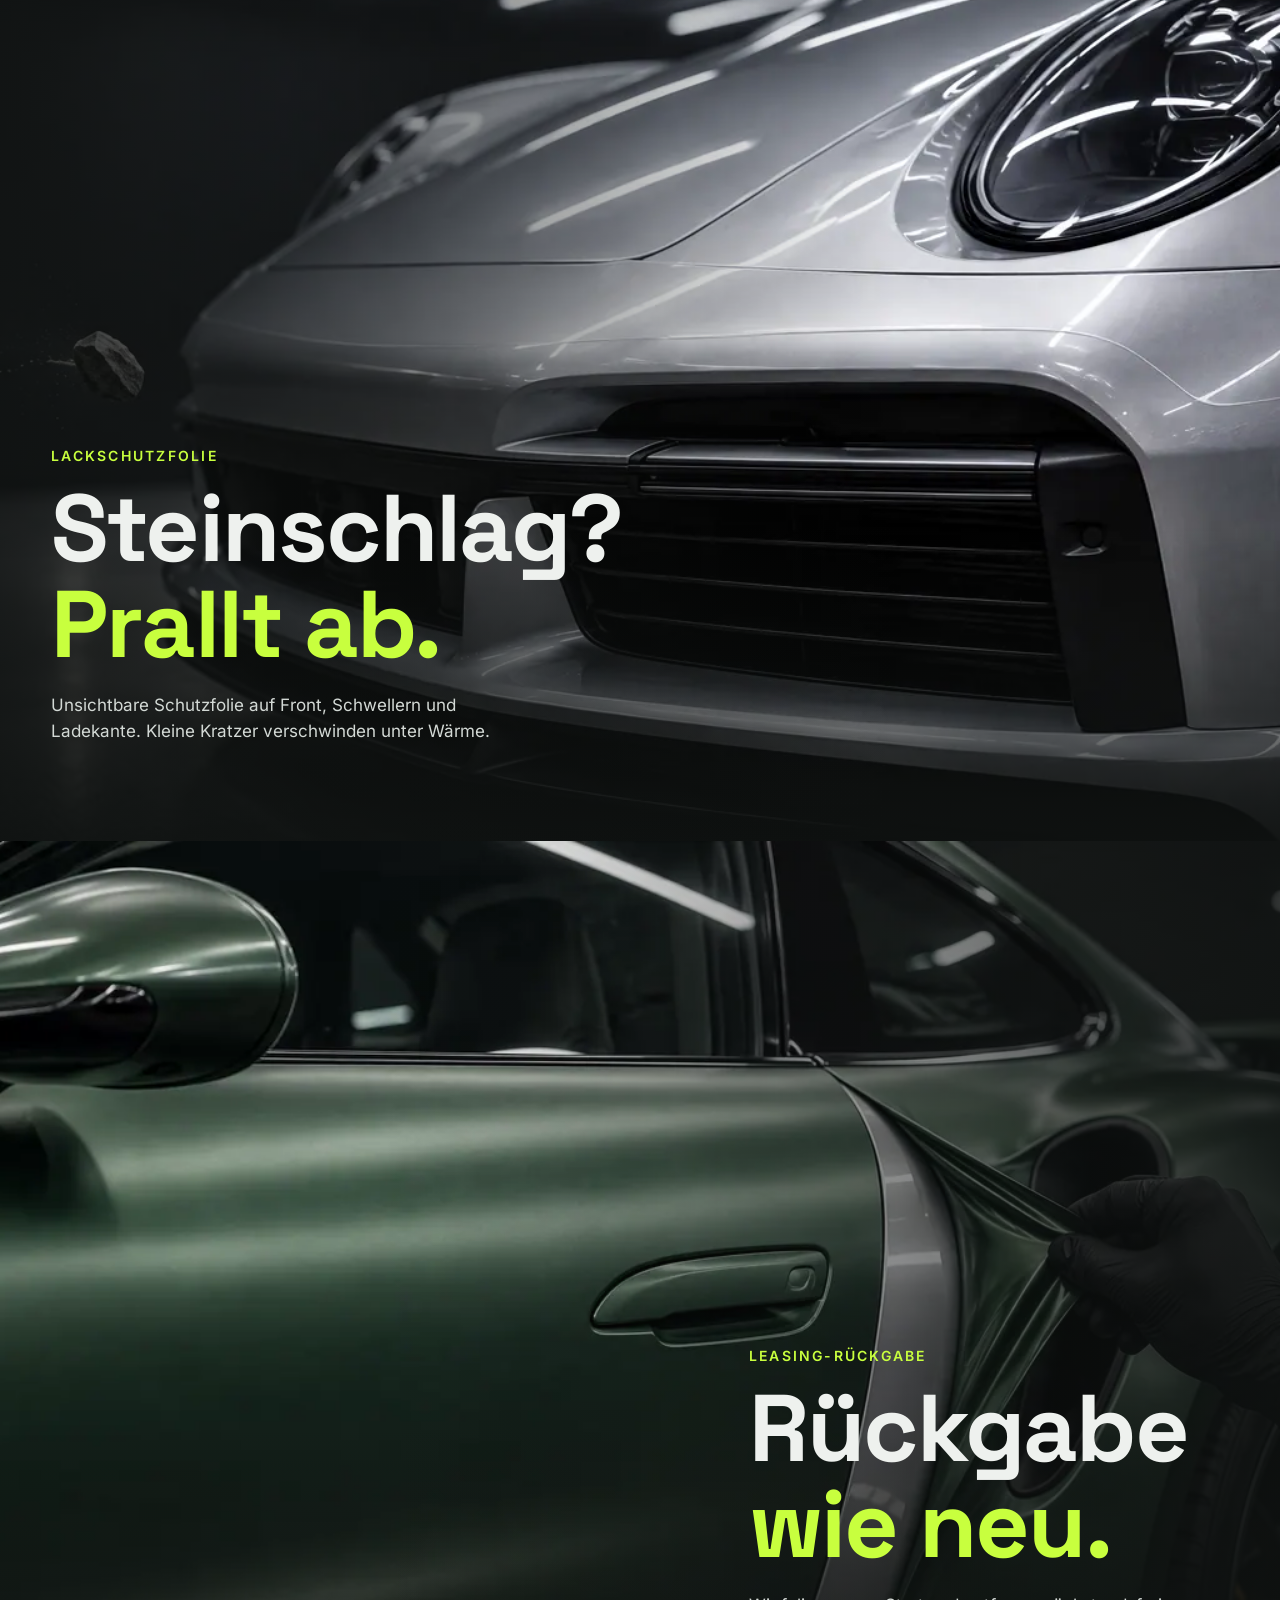
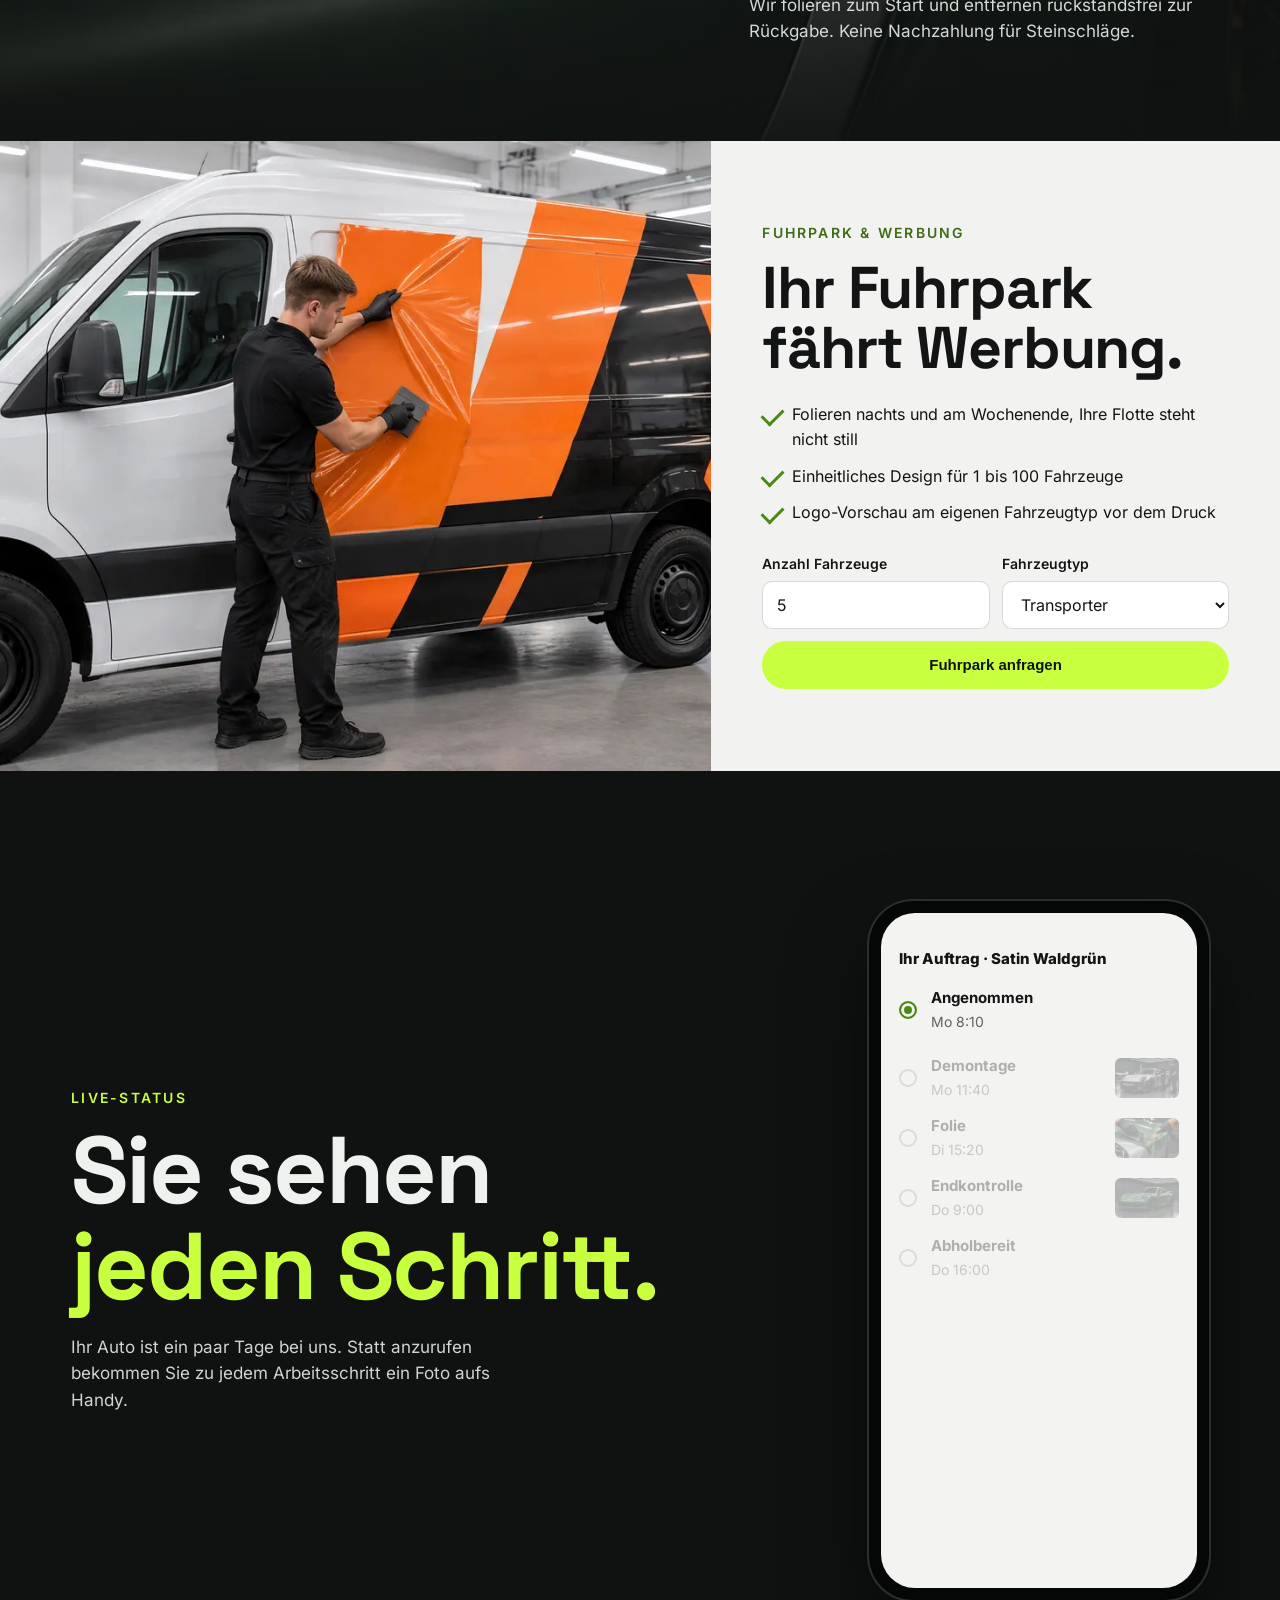
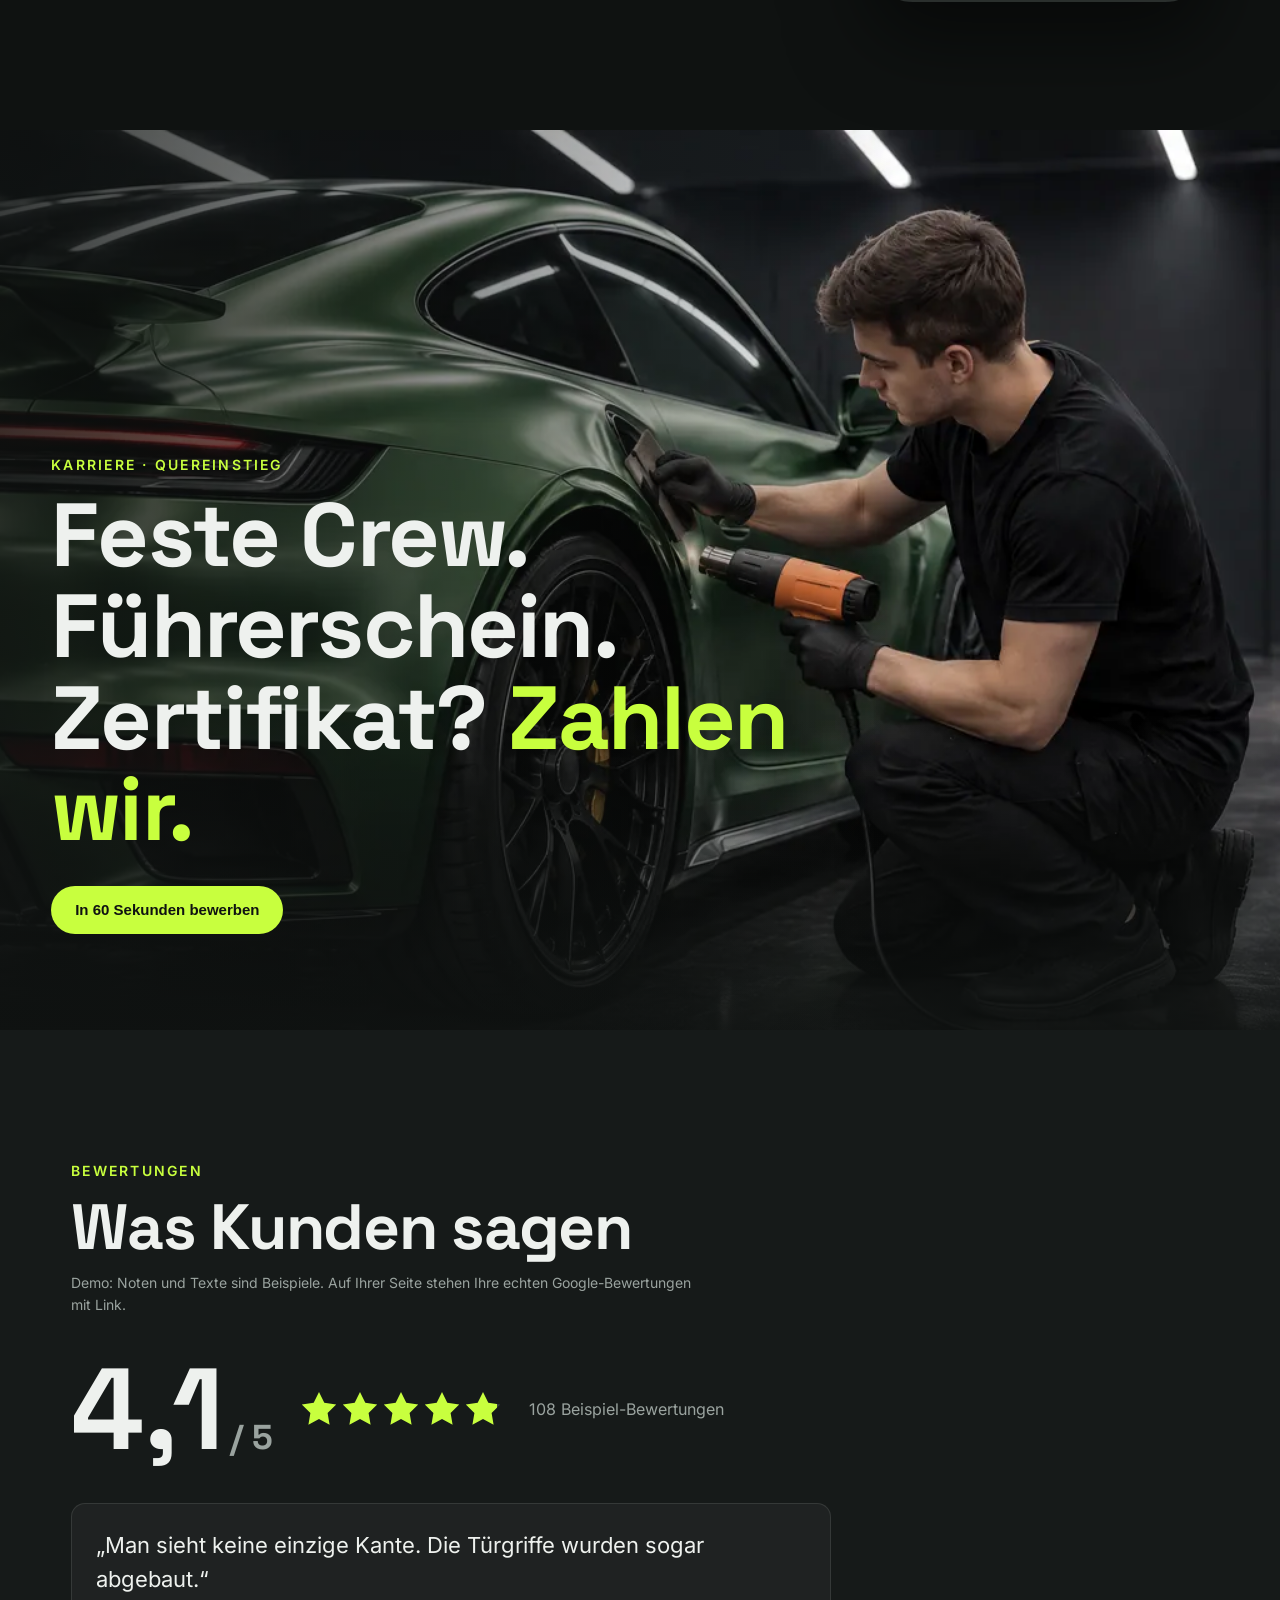
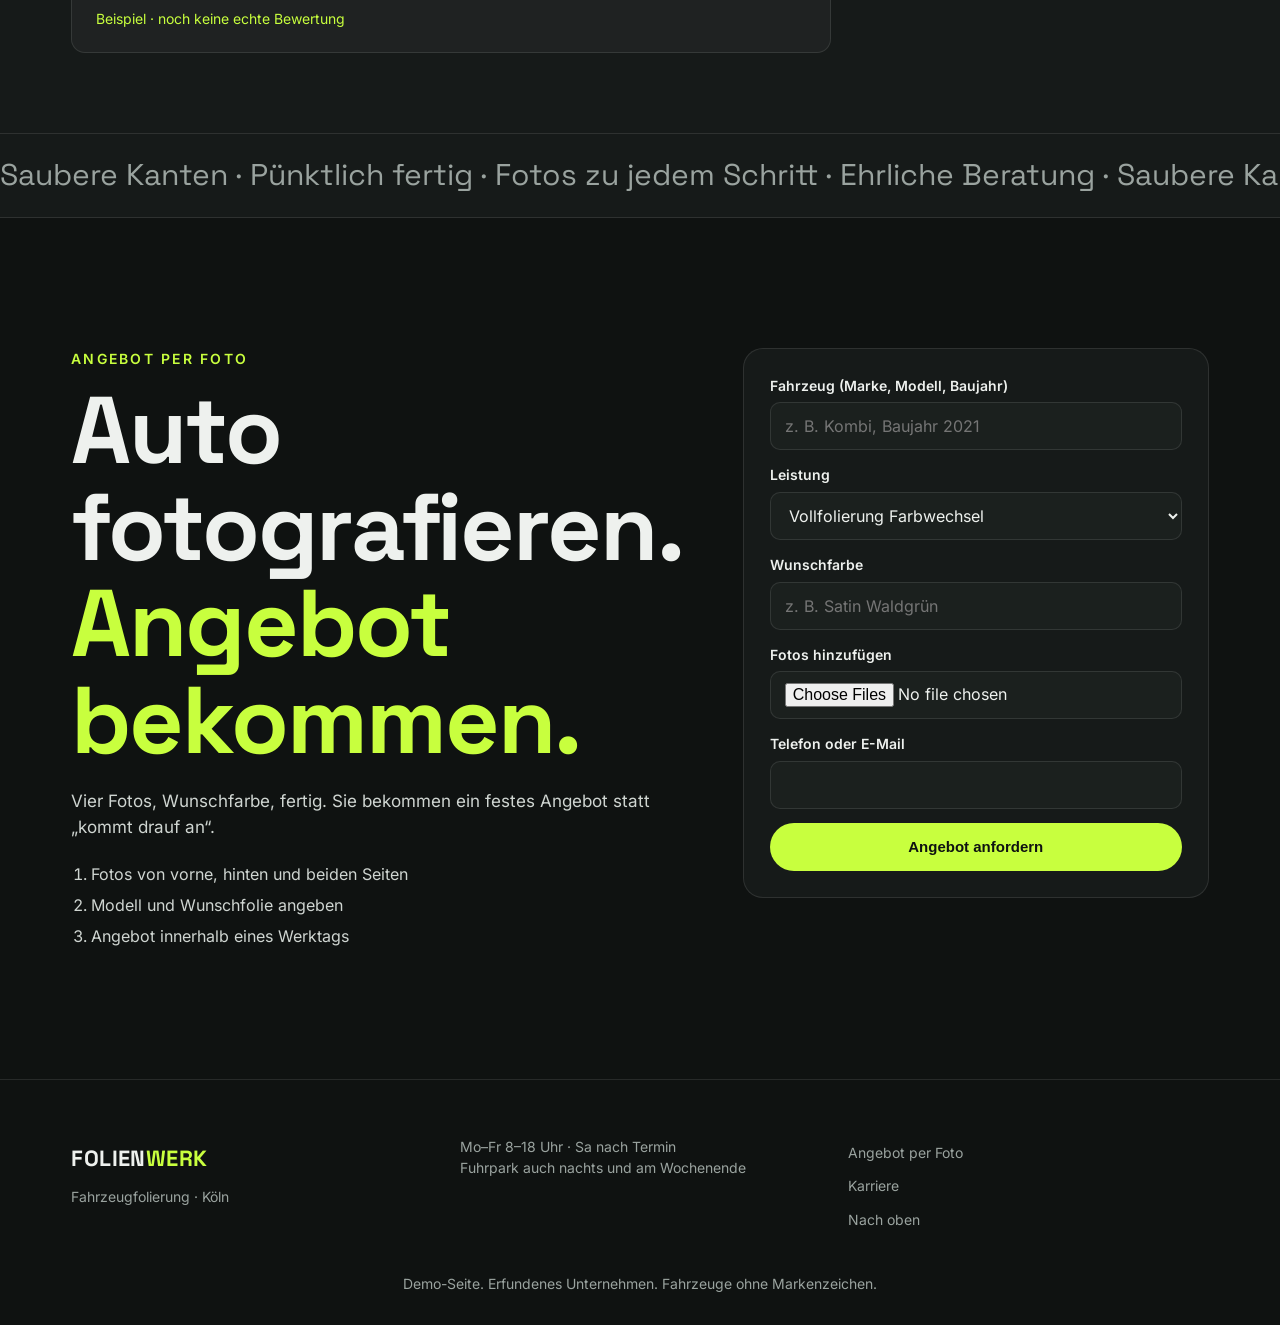
<file: alt/site-v1/index.html>
<!doctype html>
<html lang="de">
<head>
<meta charset="utf-8">
<meta name="viewport" content="width=device-width,initial-scale=1,viewport-fit=cover">
<title>FOLIENWERK – Fahrzeugfolierung Köln</title>
<meta name="description" content="Neue Farbe ohne Lack. Vollfolierung, Lackschutzfolie, Fuhrpark-Beschriftung und Leasing-Rückgabe. Angebot per Foto.">
<meta name="theme-color" content="#0f1211">
<link rel="preload" href="assets/fonts/grotesk.woff2" as="font" type="font/woff2" crossorigin>
<link rel="stylesheet" href="assets/css/style.css">
</head>
<body>

<div class="demo" id="demo">Demo-Seite<span class="for"></span> · alle Formulare senden nichts</div>

<header class="nav" id="nav">
  <a class="logo" href="#top" aria-label="FOLIENWERK Startseite">FOLIEN<b>WERK</b></a>
  <nav class="links" id="links">
    <a href="#ablauf">Ablauf</a>
    <a href="#farbe">Farbe wählen</a>
    <a href="#lackschutz">Lackschutz</a>
    <a href="#fuhrpark">Fuhrpark</a>
    <a href="#status">Live-Status</a>
    <a href="#karriere">Karriere</a>
    <a href="#bewertungen">Bewertungen</a>
  </nav>
  <a class="btn btn-s" href="#angebot">Angebot per Foto</a>
  <button class="burger" id="burger" aria-label="Menü öffnen" aria-expanded="false"><span></span><span></span></button>
</header>

<main id="top">

<!-- 1 HERO: Film F1 -->
<section class="film" id="hero" data-film>
  <div class="stage">
    <video class="fv" muted playsinline preload="auto" poster="assets/img/ff1.webp"
      data-src="assets/vid/hero.mp4" data-src-m="assets/vid/hero-m.mp4"></video>
    <div class="shade"></div>
    <div class="hero-copy">
      <p class="kicker">Fahrzeugfolierung · Köln</p>
      <h1>Neue Farbe.<br><span class="acc">Ohne Lack.</span></h1>
      <p class="lead">Vollfolierung, Lackschutz und Fuhrpark. Demontiert, nicht abgeklebt. Kanten eingeschlagen, nicht abgeschnitten.</p>
      <div class="cta"><a class="btn" href="#angebot">Auto fotografieren, Angebot bekommen</a><a class="btn btn-o" href="#farbe">Farbe ausprobieren</a></div>
    </div>
    <div class="prog"><i data-prog></i><span data-pct>0%</span></div>
  </div>
</section>

<!-- 2 ABLAUF: Arbeitsschritte -->
<section class="steps" id="ablauf">
  <div class="steps-stage">
    <figure class="sframe on" data-step="0"><img src="assets/img/ff2.webp" srcset="assets/img/ff2-m.webp 1280w, assets/img/ff2.webp 2560w" sizes="100vw" alt="Zwei Folierer demontieren den Außenspiegel des silbernen Sportwagens"></figure>
    <figure class="sframe" data-step="1"><img src="assets/img/ff3.webp" srcset="assets/img/ff3-m.webp 1280w, assets/img/ff3.webp 2560w" sizes="100vw" alt="Folierer spannen satin-waldgrüne Folie über die Motorhaube" loading="lazy"></figure>
    <figure class="sframe" data-step="2"><img src="assets/img/ff4.webp" srcset="assets/img/ff4-m.webp 1280w, assets/img/ff4.webp 2560w" sizes="100vw" alt="Rakel mit Filzkante und Heißluftföhn schlagen die Folie um die Kante" loading="lazy"></figure>
    <div class="shade"></div>
    <div class="steps-copy">
      <ol class="steplist">
        <li class="on"><b>1</b><div><h2>Demontage</h2><p>Spiegel, Griffe, Leuchten und Stoßfänger kommen ab. So liegt die Folie auch dort, wo andere abkleben.</p></div></li>
        <li><b>2</b><div><h2>Folie auflegen</h2><p>Zwei Folierer, eine Bahn. Spannungsfrei aufgelegt, ohne Stoß auf der Haube.</p></div></li>
        <li><b>3</b><div><h2>Eingeschlagen.<br>Nicht abgeschnitten.</h2><p>Rakel mit Filzkante, Wärme, dann um die Kante. Keine sichtbaren Ränder, kein Ablösen.</p></div></li>
      </ol>
    </div>
    <div class="prog"><i data-prog2></i><span data-pct2>40%</span></div>
  </div>
</section>

<!-- 3 ERGEBNIS -->
<section class="result" id="ergebnis">
  <div class="result-img"><img src="assets/img/ff5.webp" srcset="assets/img/ff5-m.webp 1280w, assets/img/ff5.webp 2560w" sizes="100vw" alt="Der Sportwagen komplett in Satin-Waldgrün foliert" loading="lazy"></div>
  <div class="shade"></div>
  <div class="result-copy reveal">
    <p class="kicker">Ergebnis</p>
    <h2 class="huge">Fertig in<br><span class="acc"><span data-count="4">0</span> Tagen.</span></h2>
    <div class="prog prog-static"><i style="width:100%"></i><span>100%</span></div>
  </div>
</section>

<!-- 4 KONFIGURATOR -->
<section class="conf" id="farbe">
  <div class="wrap">
    <p class="kicker">Farbe wählen</p>
    <h2>Wie sieht er in Rot aus?</h2>
    <p class="sub">Tippen Sie eine Folie an. Die Vorschau zeigt den Farbton, im Studio legen wir echte Muster an Ihr Auto.</p>
    <div class="conf-car">
      <img id="confImg" src="assets/img/ff5.webp" srcset="assets/img/ff5-m.webp 1280w, assets/img/ff5.webp 2560w" sizes="(max-width:900px) 100vw, 1100px" alt="Vorschau des Sportwagens in der gewählten Folienfarbe" loading="lazy">
      <span class="conf-name" id="confName">Satin Waldgrün</span>
    </div>
    <div class="swatches" role="radiogroup" aria-label="Folienfarbe">
      <button class="sw on" role="radio" aria-checked="true" data-f="none" data-n="Satin Waldgrün" style="--c:#2f4a37"><i></i>Satin Waldgrün</button>
      <button class="sw" role="radio" aria-checked="false" data-f="hue-rotate(-115deg) saturate(1.9) brightness(.95)" data-n="Glanz Racing-Rot" style="--c:#b3202a"><i></i>Racing-Rot</button>
      <button class="sw" role="radio" aria-checked="false" data-f="hue-rotate(85deg) saturate(1.8)" data-n="Chrom Kobalt" style="--c:#1f58c9"><i></i>Kobalt</button>
      <button class="sw" role="radio" aria-checked="false" data-f="grayscale(1) brightness(.62) contrast(1.15)" data-n="Matt Schwarz" style="--c:#1a1a1a"><i></i>Matt Schwarz</button>
      <button class="sw" role="radio" aria-checked="false" data-f="grayscale(1) brightness(1.75) contrast(.9)" data-n="Perlweiß" style="--c:#e9e7e1"><i></i>Perlweiß</button>
      <button class="sw" role="radio" aria-checked="false" data-f="shift" data-n="Color Shift" style="--c:conic-gradient(#2f8,#28f,#c3f,#2f8)"><i></i>Color Shift</button>
    </div>
  </div>
</section>

<!-- 5 VERGLEICH (Motion) -->
<section class="vs" id="vergleich">
  <div class="wrap vs-grid reveal">
    <div><p class="vs-l">Folie</p><p class="vs-n"><span data-count="4">0</span></p><p class="vs-u">Tage</p></div>
    <div class="vs-x">vs</div>
    <div class="dim"><p class="vs-l">Lackierung</p><p class="vs-n"><span data-count="3">0</span></p><p class="vs-u">Wochen</p></div>
  </div>
  <p class="vs-foot reveal">Rückgängig machbar. Darunter bleibt der Originallack geschützt.</p>
</section>

<!-- 6 LACKSCHUTZ -->
<section class="pic" id="lackschutz">
  <img class="pic-img" src="assets/img/ff6.webp" srcset="assets/img/ff6-m.webp 1280w, assets/img/ff6.webp 2560w" sizes="100vw" alt="Ein Steinchen fliegt auf die mit Lackschutzfolie geschützte Front" loading="lazy">
  <span class="stone" aria-hidden="true"></span>
  <div class="shade"></div>
  <div class="pic-copy reveal">
    <p class="kicker">Lackschutzfolie</p>
    <h2 class="huge">Steinschlag?<br><span class="acc">Prallt ab.</span></h2>
    <p>Unsichtbare Schutzfolie auf Front, Schwellern und Ladekante. Kleine Kratzer verschwinden unter Wärme.</p>
  </div>
</section>

<!-- 7 LEASING -->
<section class="pic pic-r" id="leasing">
  <img class="pic-img" src="assets/img/ff7.webp" srcset="assets/img/ff7-m.webp 1280w, assets/img/ff7.webp 2560w" sizes="100vw" alt="Grüne Folie wird von der Tür abgezogen, darunter makelloser silberner Lack" loading="lazy">
  <div class="shade"></div>
  <div class="pic-copy reveal">
    <p class="kicker">Leasing-Rückgabe</p>
    <h2 class="huge">Rückgabe<br><span class="acc">wie neu.</span></h2>
    <p>Wir folieren zum Start und entfernen rückstandsfrei zur Rückgabe. Keine Nachzahlung für Steinschläge.</p>
  </div>
</section>

<!-- 8 FUHRPARK -->
<section class="fleet" id="fuhrpark">
  <div class="fleet-img"><img src="assets/img/ff8.webp" srcset="assets/img/ff8-m.webp 1280w, assets/img/ff8.webp 2560w" sizes="(max-width:900px) 100vw, 60vw" alt="Ein weißer Transporter wird mit orange-schwarzem Design beschriftet" loading="lazy"></div>
  <div class="fleet-copy reveal">
    <p class="kicker">Fuhrpark & Werbung</p>
    <h2>Ihr Fuhrpark<br>fährt Werbung.</h2>
    <ul class="ticks">
      <li>Folieren nachts und am Wochenende, Ihre Flotte steht nicht still</li>
      <li>Einheitliches Design für 1 bis 100 Fahrzeuge</li>
      <li>Logo-Vorschau am eigenen Fahrzeugtyp vor dem Druck</li>
    </ul>
    <form class="mini" data-demo>
      <label>Anzahl Fahrzeuge<input type="number" min="1" value="5" inputmode="numeric"></label>
      <label>Fahrzeugtyp<select><option>Transporter</option><option>Pkw</option><option>Lkw</option><option>Gemischt</option></select></label>
      <button class="btn" type="submit">Fuhrpark anfragen</button>
      <p class="ok" hidden>Danke. In der Demo wird nichts gesendet.</p>
    </form>
  </div>
</section>

<!-- 9 LIVE-STATUS -->
<section class="status" id="status">
  <div class="wrap status-grid">
    <div class="status-copy reveal">
      <p class="kicker">Live-Status</p>
      <h2 class="huge">Sie sehen<br><span class="acc">jeden Schritt.</span></h2>
      <p>Ihr Auto ist ein paar Tage bei uns. Statt anzurufen bekommen Sie zu jedem Arbeitsschritt ein Foto aufs Handy.</p>
    </div>
    <div class="phone" aria-label="Beispiel Status-Ansicht">
      <div class="phone-in">
        <p class="ph-h">Ihr Auftrag · Satin Waldgrün</p>
        <ol class="track" id="track">
          <li><i></i><div><b>Angenommen</b><span>Mo 8:10</span></div></li>
          <li><i></i><div><b>Demontage</b><span>Mo 11:40</span></div><img src="assets/img/ff2-m.webp" alt="" loading="lazy"></li>
          <li><i></i><div><b>Folie</b><span>Di 15:20</span></div><img src="assets/img/ff4-m.webp" alt="" loading="lazy"></li>
          <li><i></i><div><b>Endkontrolle</b><span>Do 9:00</span></div><img src="assets/img/ff5-m.webp" alt="" loading="lazy"></li>
          <li><i></i><div><b>Abholbereit</b><span>Do 16:00</span></div></li>
        </ol>
      </div>
    </div>
  </div>
</section>

<!-- 10 KARRIERE -->
<section class="career" id="karriere">
  <img class="pic-img" src="assets/img/ff9.webp" srcset="assets/img/ff9-m.webp 1280w, assets/img/ff9.webp 2560w" sizes="100vw" alt="Junger Folierer erwärmt mit dem Föhn eine Kante am grünen Sportwagen" loading="lazy">
  <div class="shade"></div>
  <div class="career-copy">
    <p class="kicker">Karriere · Quereinstieg</p>
    <div class="kinetic">
      <p class="k">Feste Crew.</p>
      <p class="k">Führerschein.</p>
      <p class="k">Zertifikat? <span class="acc">Zahlen wir.</span></p>
    </div>
    <button class="btn" id="applyBtn" type="button">In 60 Sekunden bewerben</button>
  </div>
</section>

<!-- 11 BEWERTUNGEN -->
<section class="reviews" id="bewertungen">
  <div class="wrap">
    <p class="kicker">Bewertungen</p>
    <h2>Was Kunden sagen</h2>
    <p class="sub note">Demo: Noten und Texte sind Beispiele. Auf Ihrer Seite stehen Ihre echten Google-Bewertungen mit Link.</p>
    <div class="rate reveal">
      <div class="rate-n"><span data-count="4.9" data-dec="1">0</span><small>/ 5</small></div>
      <div class="stars" aria-hidden="true"><i></i></div>
      <p class="rate-c"><span data-count="128">0</span> Beispiel-Bewertungen</p>
    </div>
    <div class="quotes" id="quotes">
      <blockquote class="on"><p>„Man sieht keine einzige Kante. Die Türgriffe wurden sogar abgebaut.“</p><cite>Beispiel · noch keine echte Bewertung</cite></blockquote>
      <blockquote><p>„Ich musste kein einziges Mal anrufen, die Fotos kamen aufs Handy.“</p><cite>Beispiel · noch keine echte Bewertung</cite></blockquote>
      <blockquote><p>„Leasing zurückgegeben, null Nachzahlung. Der Lack war wie neu.“</p><cite>Beispiel · noch keine echte Bewertung</cite></blockquote>
    </div>
  </div>
  <div class="ticker" aria-hidden="true"><div class="tk">Saubere Kanten · Pünktlich fertig · Fotos zu jedem Schritt · Ehrliche Beratung · Saubere Kanten · Pünktlich fertig · Fotos zu jedem Schritt · Ehrliche Beratung · </div></div>
</section>

<!-- 12 ANGEBOT PER FOTO -->
<section class="offer" id="angebot">
  <div class="wrap offer-grid">
    <div class="reveal">
      <p class="kicker">Angebot per Foto</p>
      <h2 class="huge">Auto fotografieren.<br><span class="acc">Angebot bekommen.</span></h2>
      <p>Vier Fotos, Wunschfarbe, fertig. Sie bekommen ein festes Angebot statt „kommt drauf an“.</p>
      <ol class="how"><li>Fotos von vorne, hinten und beiden Seiten</li><li>Modell und Wunschfolie angeben</li><li>Angebot innerhalb eines Werktags</li></ol>
    </div>
    <form class="form" data-demo>
      <label>Fahrzeug (Marke, Modell, Baujahr)<input type="text" placeholder="z. B. Kombi, Baujahr 2021" autocomplete="off"></label>
      <label>Leistung<select><option>Vollfolierung Farbwechsel</option><option>Lackschutzfolie</option><option>Teilfolierung / Dach</option><option>Fuhrpark-Beschriftung</option><option>Scheibentönung</option></select></label>
      <label>Wunschfarbe<input type="text" placeholder="z. B. Satin Waldgrün"></label>
      <label class="file">Fotos hinzufügen<input type="file" accept="image/*" multiple></label>
      <label>Telefon oder E-Mail<input type="text" autocomplete="off"></label>
      <button class="btn" type="submit">Angebot anfordern</button>
      <p class="ok" hidden>Danke. In der Demo wird nichts gesendet.</p>
    </form>
  </div>
</section>

</main>

<footer class="foot">
  <div class="wrap foot-grid">
    <div><p class="logo">FOLIEN<b>WERK</b></p><p>Fahrzeugfolierung · Köln</p></div>
    <div><p>Mo–Fr 8–18 Uhr · Sa nach Termin</p><p>Fuhrpark auch nachts und am Wochenende</p></div>
    <div><a href="#angebot">Angebot per Foto</a><a href="#karriere">Karriere</a><a href="#top">Nach oben</a></div>
  </div>
  <p class="foot-n">Demo-Seite. Erfundenes Unternehmen. Fahrzeuge ohne Markenzeichen.</p>
</footer>

<div class="modal" id="apply" hidden>
  <div class="modal-in" role="dialog" aria-modal="true" aria-labelledby="applyH">
    <button class="x" id="applyX" aria-label="Schließen">×</button>
    <p class="kicker">In 60 Sekunden bewerben</p>
    <h3 id="applyH">Kein Anschreiben. Nur drei Fragen.</h3>
    <form class="form" data-demo>
      <label>Ich interessiere mich für<select><option>Folierer/in (Quereinstieg, wir lernen dich an)</option><option>Ausbildung Fahrzeuglackierer/in</option><option>Ausbildung Schilder- und Lichtreklamehersteller/in</option><option>Werkstatt-Helfer/in</option></select></label>
      <label>Name<input type="text" autocomplete="off"></label>
      <label>Telefon (wir rufen zurück)<input type="tel" autocomplete="off"></label>
      <button class="btn" type="submit">Abschicken</button>
      <p class="ok" hidden>Danke. In der Demo wird nichts gesendet.</p>
    </form>
  </div>
</div>

<script src="assets/js/app.js"></script>
</body>
</html>
</file>
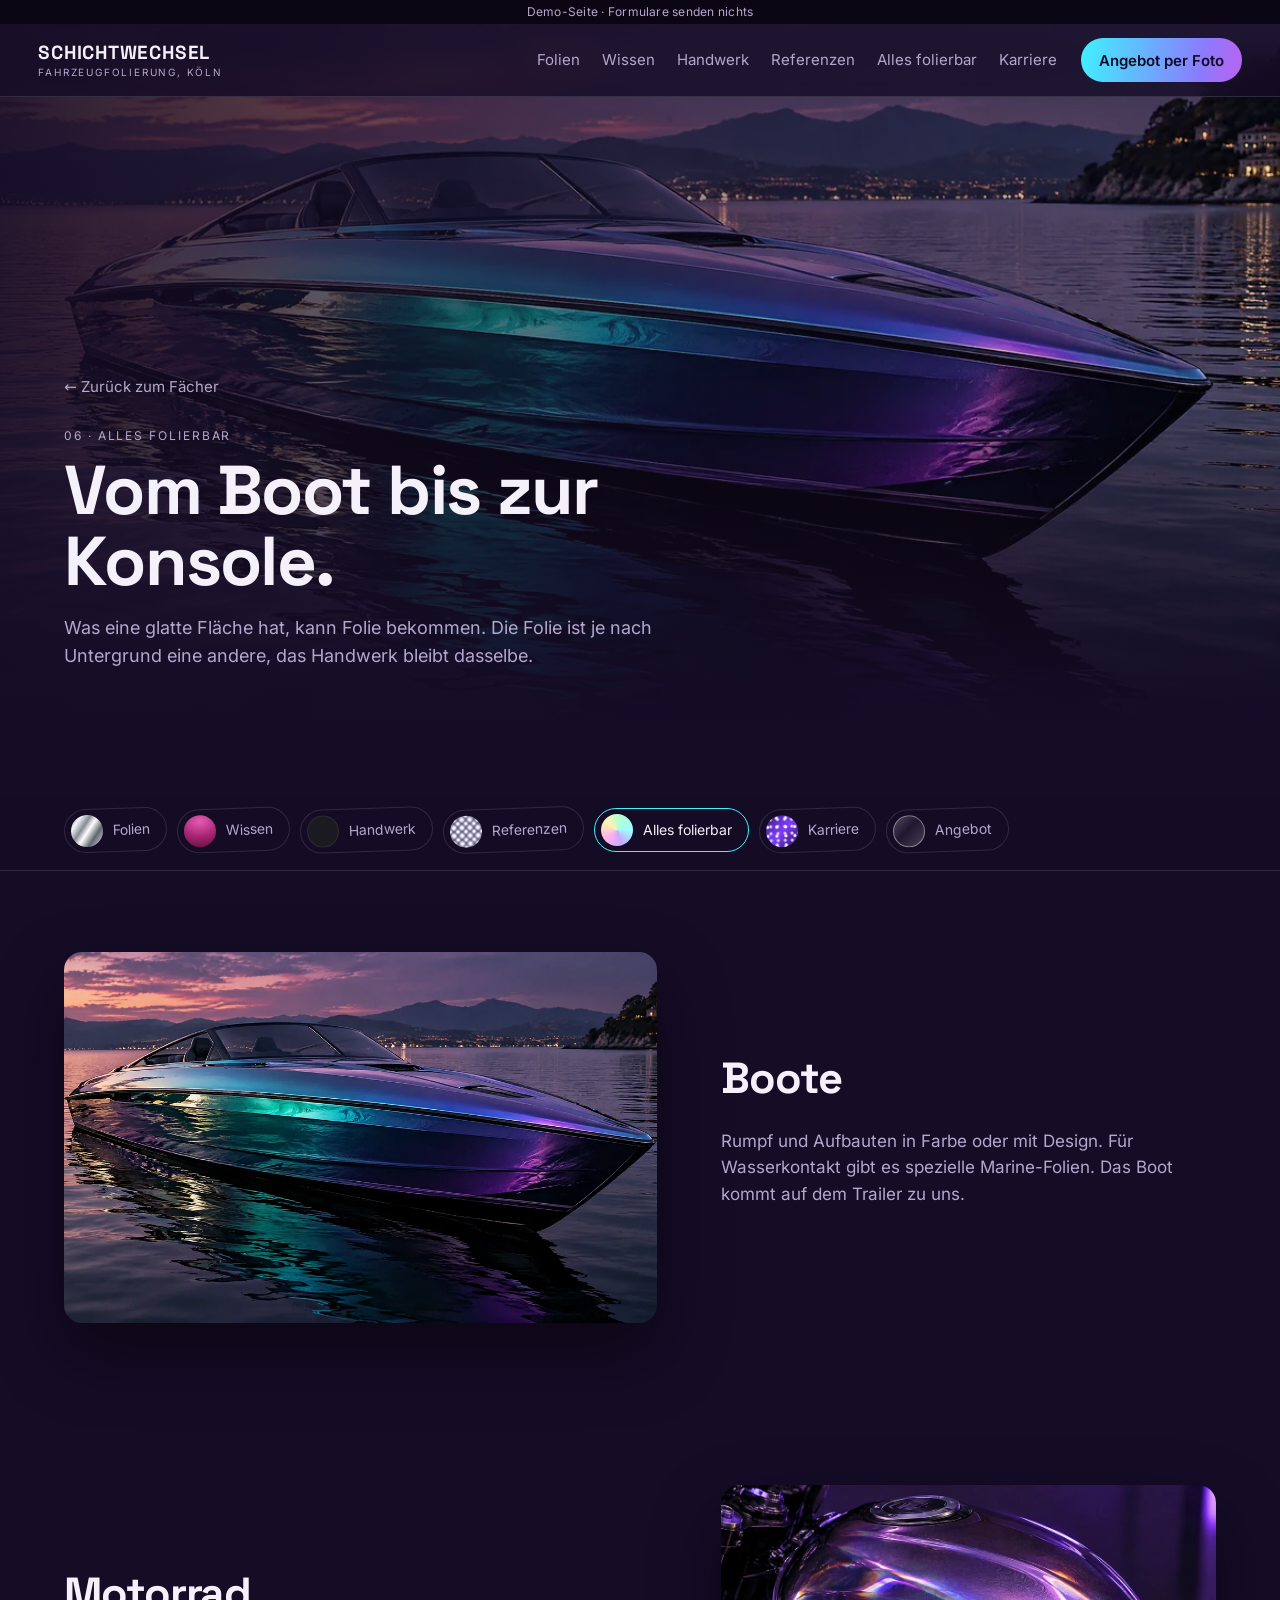
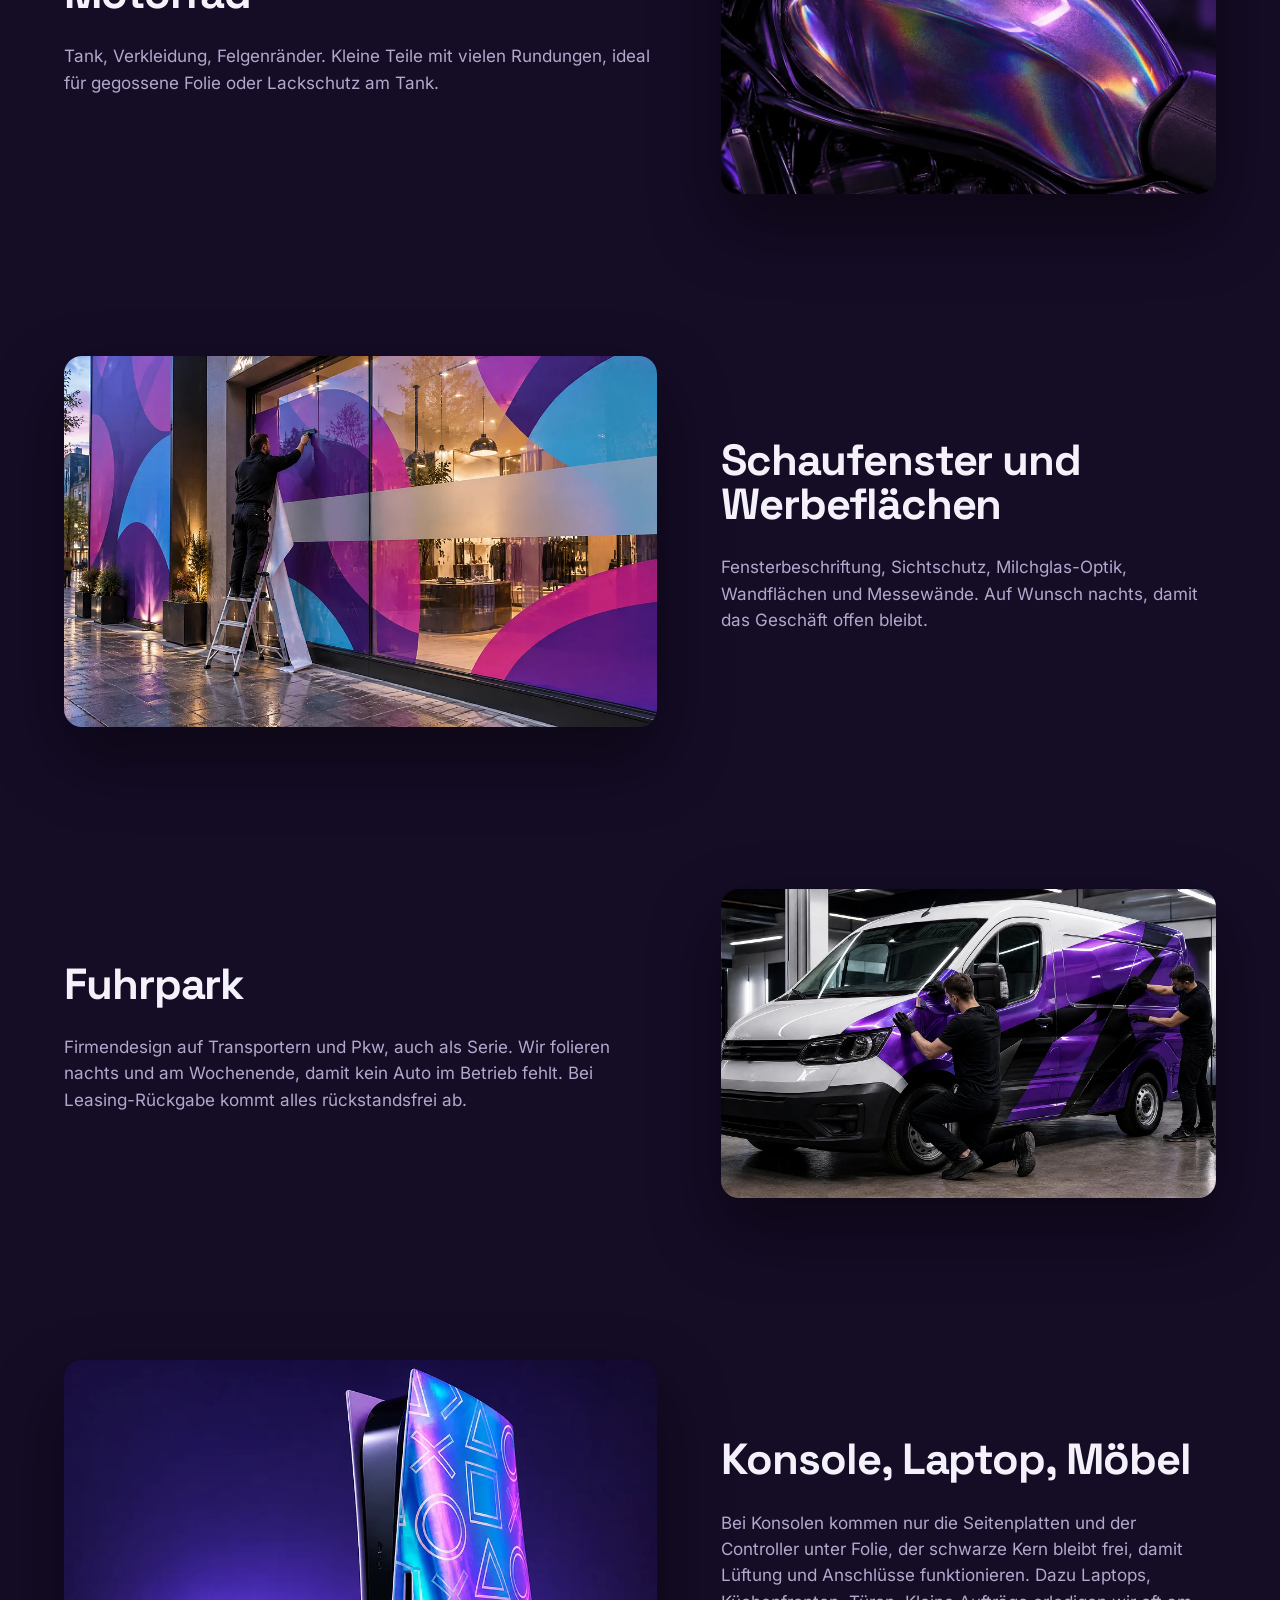
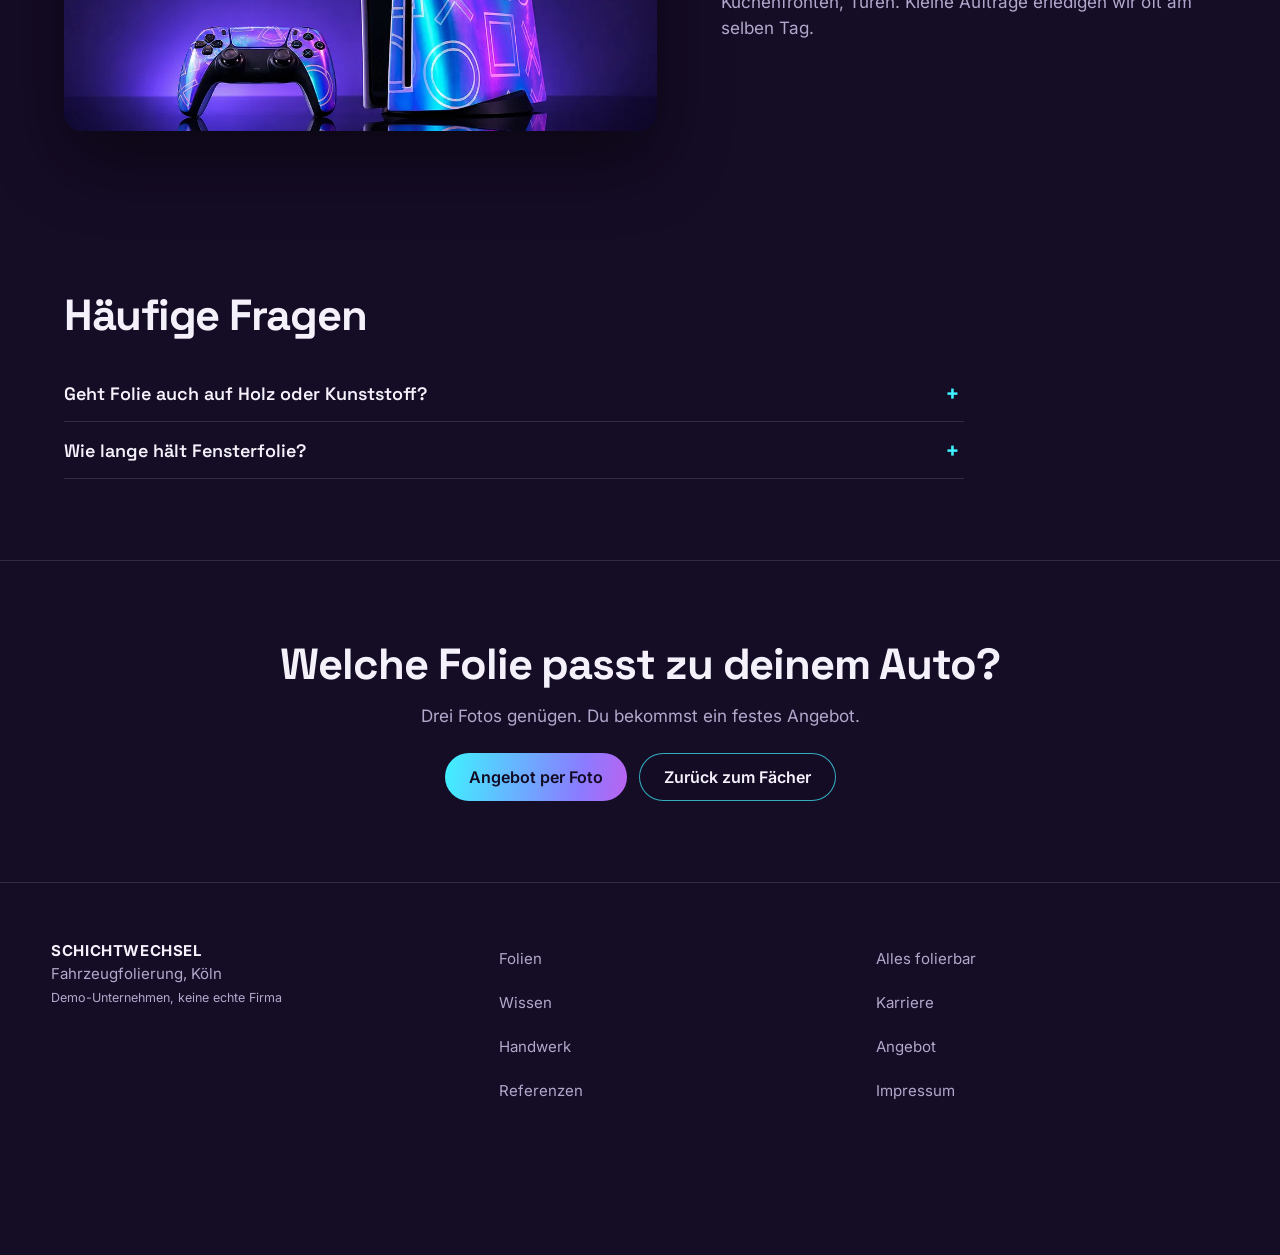
<file: alles-folierbar.html>
<!doctype html>
<html lang="de">
<head>
<meta charset="utf-8">
<meta name="viewport" content="width=device-width,initial-scale=1,viewport-fit=cover">
<title>Alles folierbar – SCHICHTWECHSEL Fahrzeugfolierung Köln</title>
<meta name="description" content="Boote, Motorräder, Schaufenster, Werbeflächen, Fuhrpark, Konsolen und Möbel.">
<meta name="theme-color" content="#150c26">
<link rel="preload" href="assets/fonts/grotesk.woff2" as="font" type="font/woff2" crossorigin>
<link rel="stylesheet" href="assets/css/style.css">
</head>
<body class="sub">
<div class="demo" id="demo">Demo-Seite<span class="for"></span> · Formulare senden nichts</div>
<header class="nav solid" id="nav">
  <a class="logo" href="index.html" aria-label="SCHICHTWECHSEL Startseite"><b>SCHICHTWECHSEL</b><small>Fahrzeugfolierung, Köln</small></a>
  <nav class="links" id="links" aria-label="Unterseiten">
    <a href="folien.html">Folien</a>
    <a href="wissen.html">Wissen</a>
    <a href="handwerk.html">Handwerk</a>
    <a href="referenzen.html">Referenzen</a>
    <a href="alles-folierbar.html">Alles folierbar</a>
    <a href="karriere.html">Karriere</a>
  </nav>
  <a class="btn btn-s holo-b" href="angebot.html">Angebot per Foto</a>
  <button class="burger" id="burger" aria-label="Menü öffnen" aria-expanded="false"><span></span><span></span></button>
</header>
<main class="sub-main">
<section class="sub-hero">
  <div class="sh-img"><img src="assets/img/a1.webp" alt="Sportboot in Color-Shift-Chrom"></div>
  <div class="sh-copy">
    <a class="back" href="index.html#alles">← Zurück zum Fächer</a>
    <small class="kick">06 · Alles folierbar</small>
    <h1>Vom Boot bis zur Konsole.</h1>
    <p class="lead">Was eine glatte Fläche hat, kann Folie bekommen. Die Folie ist je nach Untergrund eine andere, das Handwerk bleibt dasselbe.</p>
  </div>
</section>
<nav class="sub-fan" aria-label="Musterfächer"><a href="folien.html"><i class="sw sw-chrom"></i><span>Folien</span></a><a href="wissen.html"><i class="sw sw-satin"></i><span>Wissen</span></a><a href="handwerk.html"><i class="sw sw-matt"></i><span>Handwerk</span></a><a href="referenzen.html"><i class="sw sw-strass"></i><span>Referenzen</span></a><a href="alles-folierbar.html" class="on" aria-current="page"><i class="sw sw-holo"></i><span>Alles folierbar</span></a><a href="karriere.html"><i class="sw sw-glitter"></i><span>Karriere</span></a><a href="angebot.html"><i class="sw sw-klar"></i><span>Angebot</span></a></nav>
<section class="sub-split">
  <div class="ss-img"><img src="assets/img/a1.webp" alt="Sportboot" loading="lazy"></div>
  <div class="ss-copy"><h2>Boote</h2><p id='boote'>Rumpf und Aufbauten in Farbe oder mit Design. Für Wasserkontakt gibt es spezielle Marine-Folien. Das Boot kommt auf dem Trailer zu uns.</p></div>
</section>
<section class="sub-split rev">
  <div class="ss-img"><img src="assets/img/a2.webp" alt="Motorradtank in Holo-Folie" loading="lazy"></div>
  <div class="ss-copy"><h2>Motorrad</h2><p id='motorrad'>Tank, Verkleidung, Felgenränder. Kleine Teile mit vielen Rundungen, ideal für gegossene Folie oder Lackschutz am Tank.</p></div>
</section>
<section class="sub-split">
  <div class="ss-img"><img src="assets/img/a3.webp" alt="Schaufenster mit Fensterfolie" loading="lazy"></div>
  <div class="ss-copy"><h2>Schaufenster und Werbeflächen</h2><p id='schaufenster'>Fensterbeschriftung, Sichtschutz, Milchglas-Optik, Wandflächen und Messewände. Auf Wunsch nachts, damit das Geschäft offen bleibt.</p></div>
</section>
<section class="sub-split rev">
  <div class="ss-img"><img src="assets/img/f1.webp" alt="Transporter wird mit Firmendesign foliert" loading="lazy"></div>
  <div class="ss-copy"><h2>Fuhrpark</h2><p id='fuhrpark'>Firmendesign auf Transportern und Pkw, auch als Serie. Wir folieren nachts und am Wochenende, damit kein Auto im Betrieb fehlt. Bei Leasing-Rückgabe kommt alles rückstandsfrei ab.</p></div>
</section>
<section class="sub-split">
  <div class="ss-img"><img src="assets/img/a4.webp" alt="Spielkonsole mit Holo-Skin und Controller" loading="lazy"></div>
  <div class="ss-copy"><h2>Konsole, Laptop, Möbel</h2><p id='konsole'>Bei Konsolen kommen nur die Seitenplatten und der Controller unter Folie, der schwarze Kern bleibt frei, damit Lüftung und Anschlüsse funktionieren. Dazu Laptops, Küchenfronten, Türen. Kleine Aufträge erledigen wir oft am selben Tag.</p></div>
</section>
<section class="sub-faq"><h2>Häufige Fragen</h2><details><summary>Geht Folie auch auf Holz oder Kunststoff?</summary><p>Auf glatten, versiegelten Flächen ja. Rohes Holz und weiche Kunststoffe müssen vorbehandelt werden.</p></details><details><summary>Wie lange hält Fensterfolie?</summary><p>Innen viele Jahre, außen je nach Folie und Sonne kürzer. Wir beraten passend zum Fenster.</p></details></section>
<section class="sub-cta">
  <h2>Welche Folie passt zu deinem Auto?</h2>
  <p>Drei Fotos genügen. Du bekommst ein festes Angebot.</p>
  <div class="row"><a class="btn holo-b" href="angebot.html">Angebot per Foto</a><a class="btn btn-o" href="index.html#alles">Zurück zum Fächer</a></div>
</section>
</main>
<footer class="foot">
  <div><b>SCHICHTWECHSEL</b><br>Fahrzeugfolierung, Köln<br><small>Demo-Unternehmen, keine echte Firma</small></div>
  <div><a href="folien.html">Folien</a><a href="wissen.html">Wissen</a><a href="handwerk.html">Handwerk</a><a href="referenzen.html">Referenzen</a></div>
  <div><a href="alles-folierbar.html">Alles folierbar</a><a href="karriere.html">Karriere</a><a href="angebot.html">Angebot</a><a href="impressum.html">Impressum</a></div>
</footer>
<script src="assets/js/sub.js"></script>
</body>
</html>
</file>
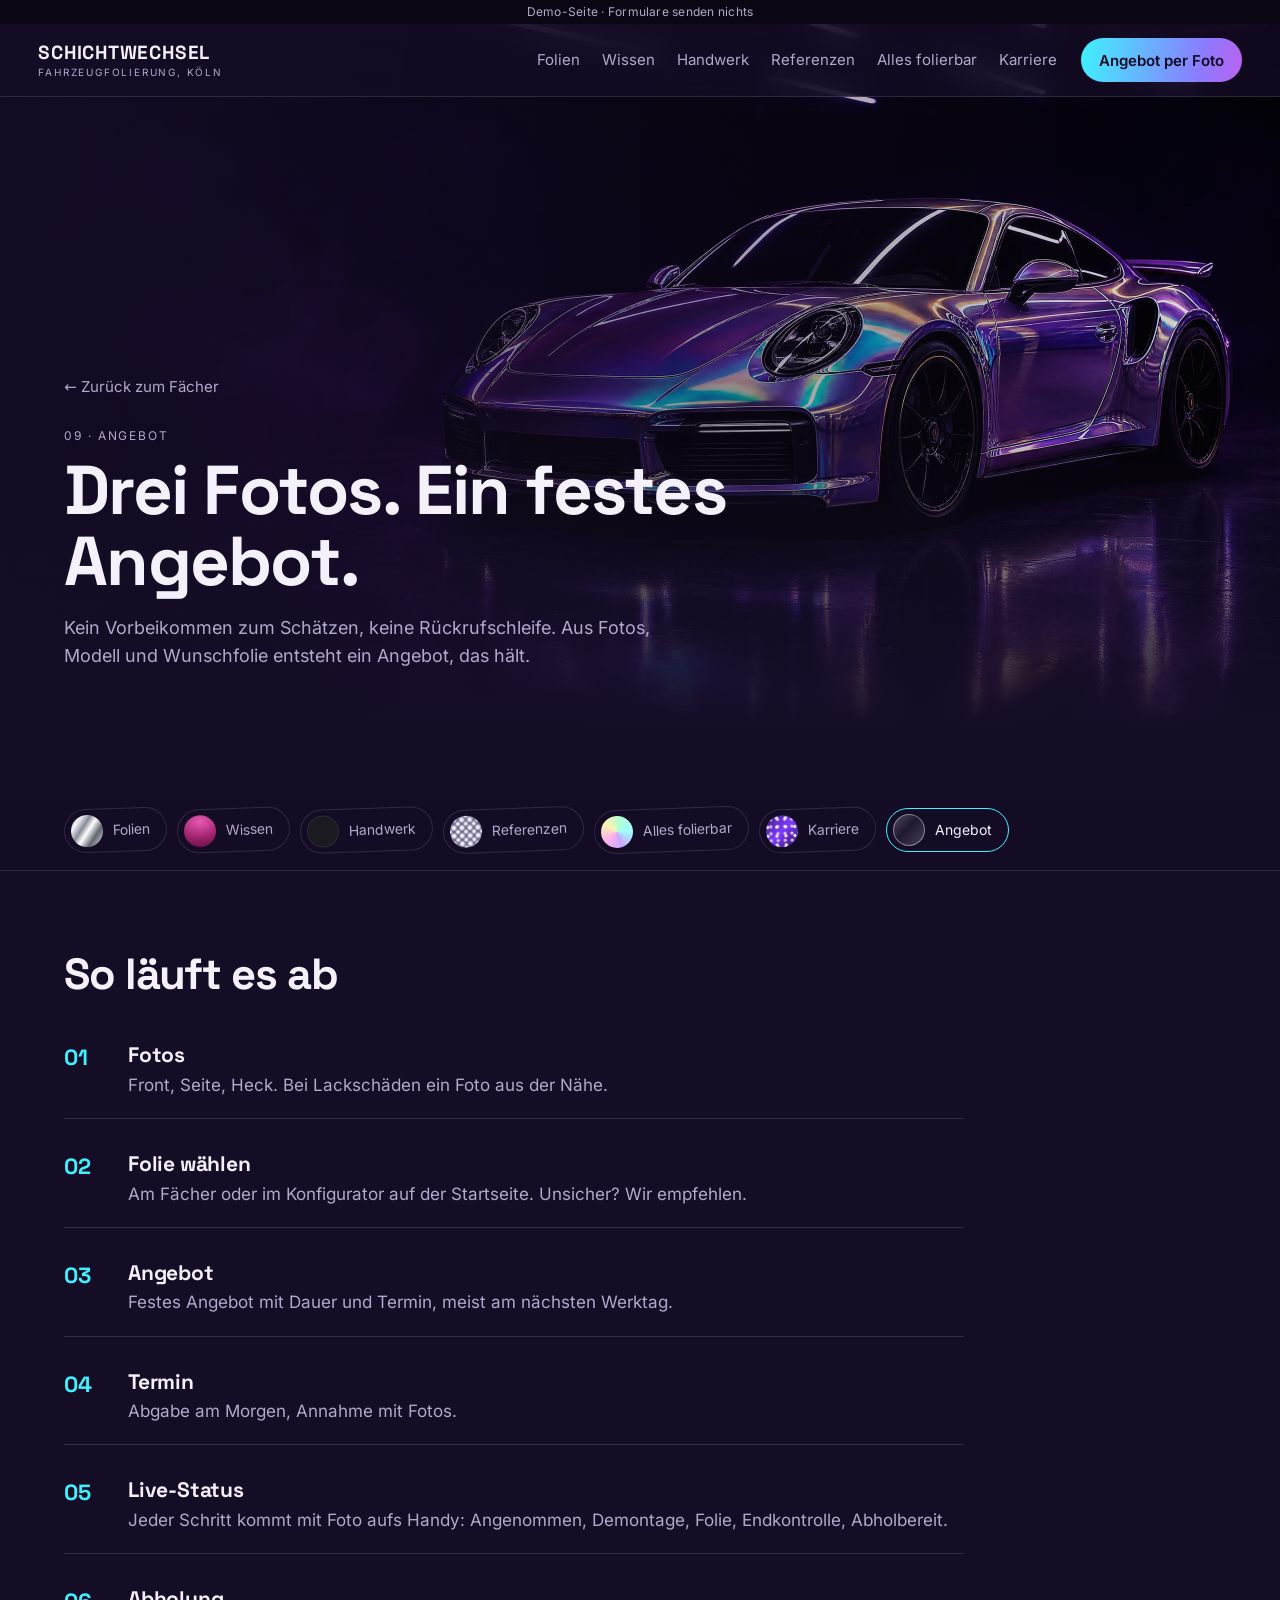
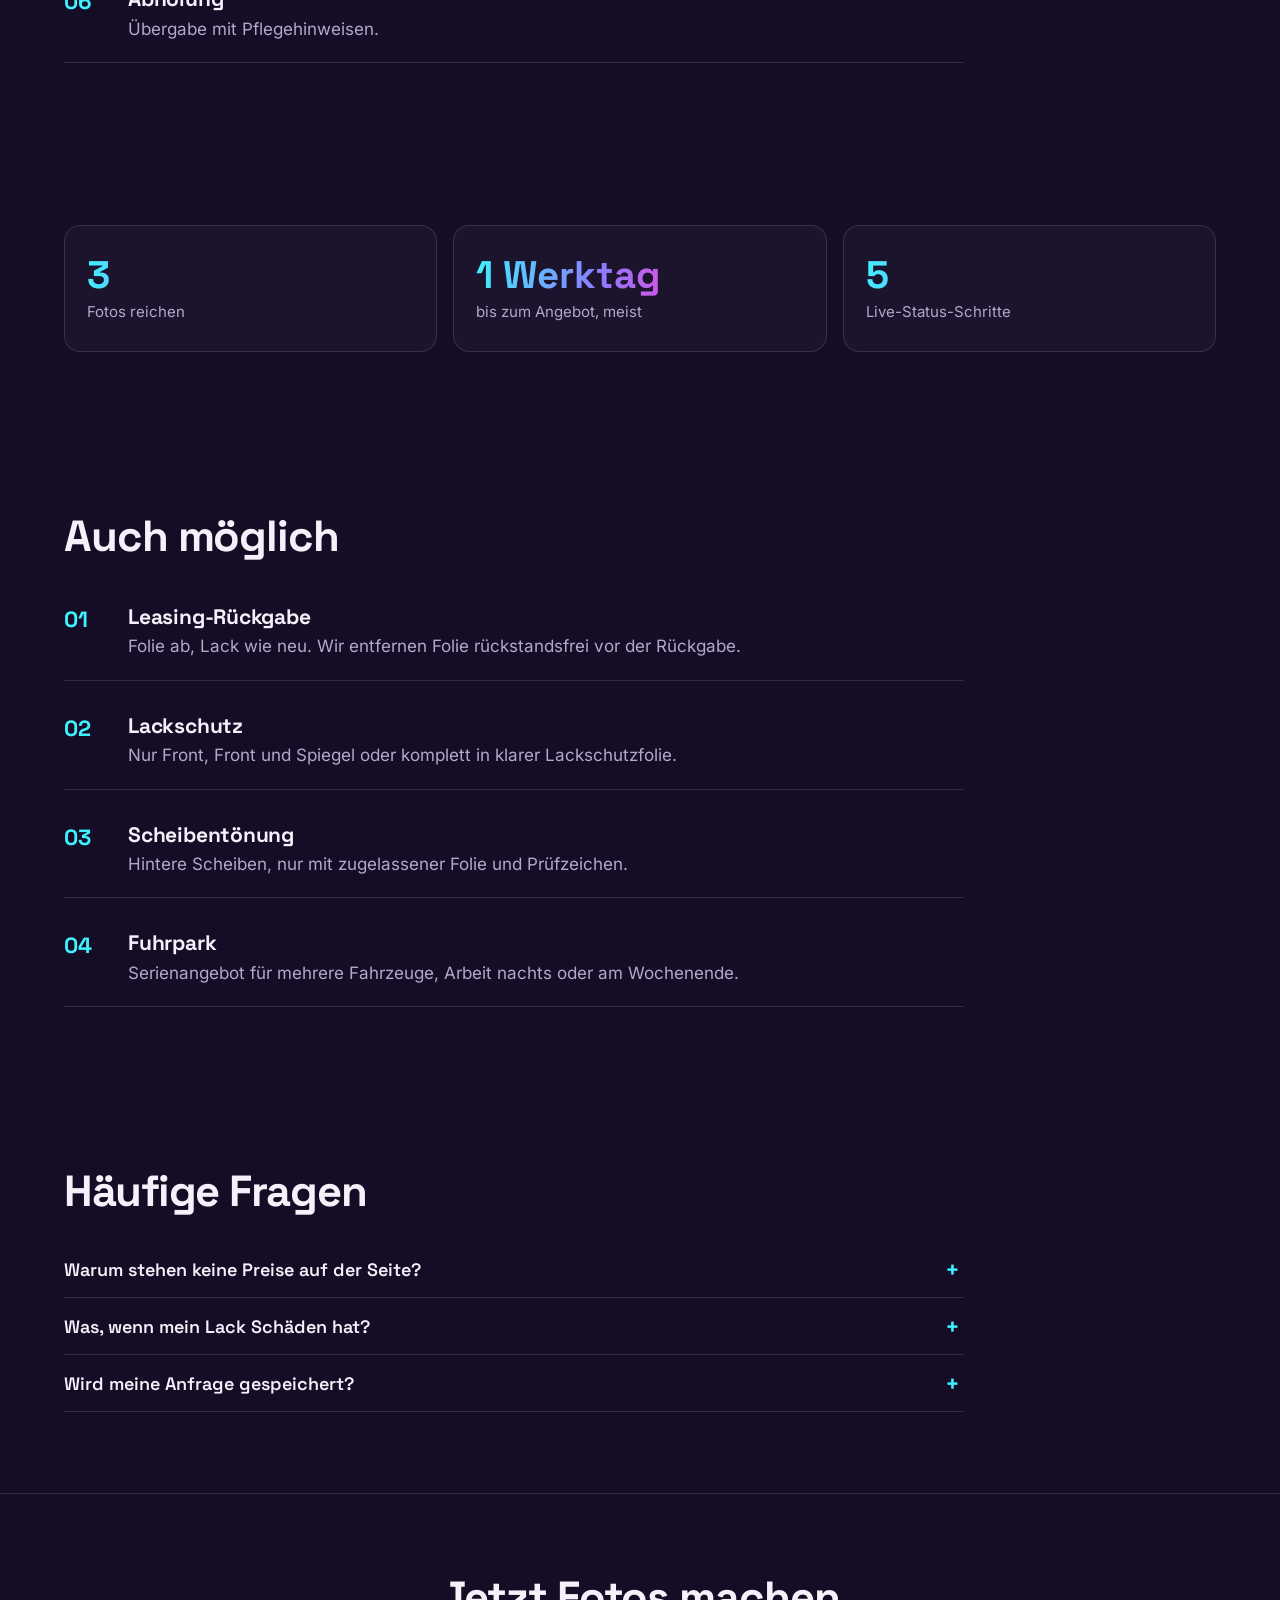
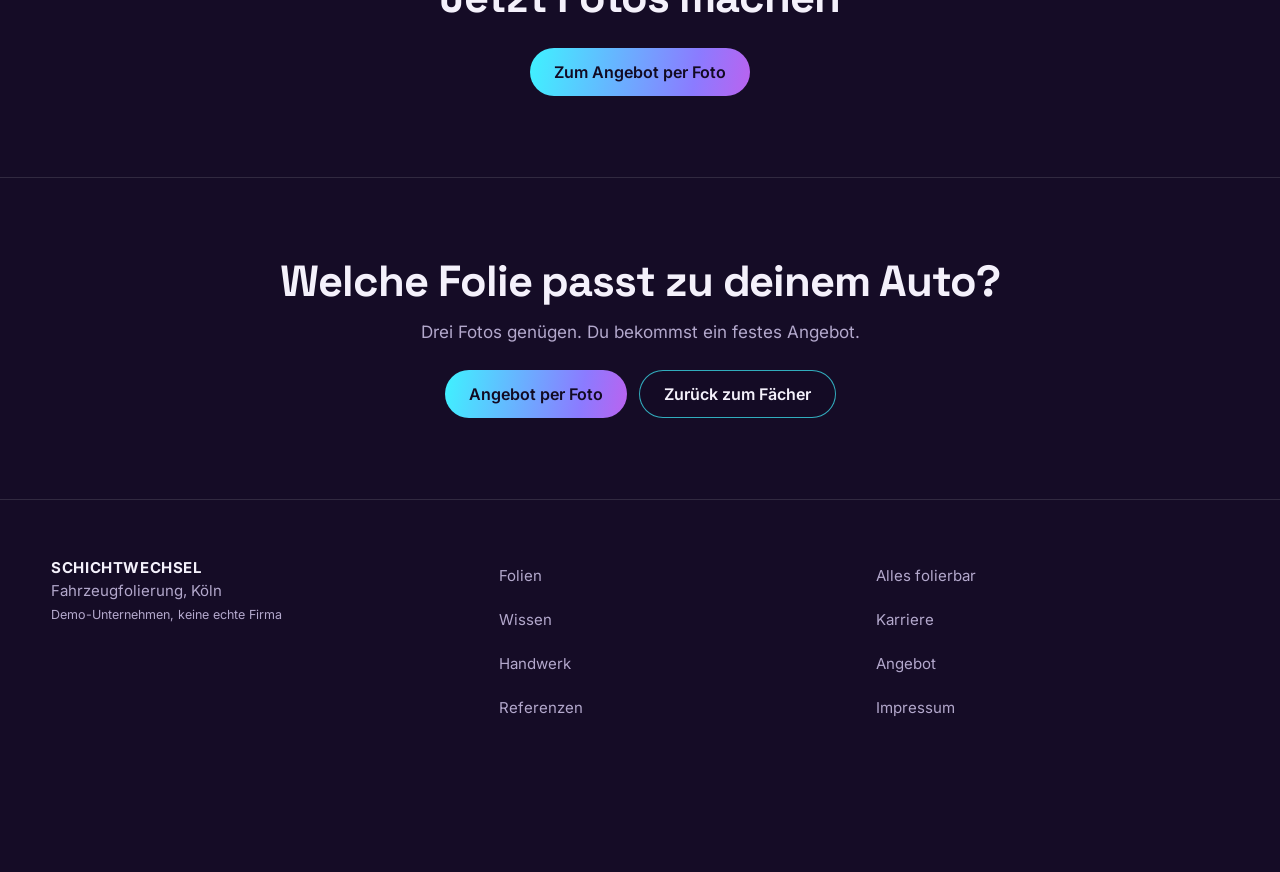
<file: angebot.html>
<!doctype html>
<html lang="de">
<head>
<meta charset="utf-8">
<meta name="viewport" content="width=device-width,initial-scale=1,viewport-fit=cover">
<title>Angebot per Foto – SCHICHTWECHSEL Fahrzeugfolierung Köln</title>
<meta name="description" content="Drei Fotos, Modell, Wunschfolie: festes Angebot ohne Anfahrt. Live-Status während der Folierung.">
<meta name="theme-color" content="#150c26">
<link rel="preload" href="assets/fonts/grotesk.woff2" as="font" type="font/woff2" crossorigin>
<link rel="stylesheet" href="assets/css/style.css">
</head>
<body class="sub">
<div class="demo" id="demo">Demo-Seite<span class="for"></span> · Formulare senden nichts</div>
<header class="nav solid" id="nav">
  <a class="logo" href="index.html" aria-label="SCHICHTWECHSEL Startseite"><b>SCHICHTWECHSEL</b><small>Fahrzeugfolierung, Köln</small></a>
  <nav class="links" id="links" aria-label="Unterseiten">
    <a href="folien.html">Folien</a>
    <a href="wissen.html">Wissen</a>
    <a href="handwerk.html">Handwerk</a>
    <a href="referenzen.html">Referenzen</a>
    <a href="alles-folierbar.html">Alles folierbar</a>
    <a href="karriere.html">Karriere</a>
  </nav>
  <a class="btn btn-s holo-b" href="angebot.html">Angebot per Foto</a>
  <button class="burger" id="burger" aria-label="Menü öffnen" aria-expanded="false"><span></span><span></span></button>
</header>
<main class="sub-main">
<section class="sub-hero">
  <div class="sh-img"><img src="assets/img/k0.webp" alt="Sportwagen in Color-Shift-Folie"></div>
  <div class="sh-copy">
    <a class="back" href="index.html#angebot">← Zurück zum Fächer</a>
    <small class="kick">09 · Angebot</small>
    <h1>Drei Fotos. Ein festes Angebot.</h1>
    <p class="lead">Kein Vorbeikommen zum Schätzen, keine Rückrufschleife. Aus Fotos, Modell und Wunschfolie entsteht ein Angebot, das hält.</p>
  </div>
</section>
<nav class="sub-fan" aria-label="Musterfächer"><a href="folien.html"><i class="sw sw-chrom"></i><span>Folien</span></a><a href="wissen.html"><i class="sw sw-satin"></i><span>Wissen</span></a><a href="handwerk.html"><i class="sw sw-matt"></i><span>Handwerk</span></a><a href="referenzen.html"><i class="sw sw-strass"></i><span>Referenzen</span></a><a href="alles-folierbar.html"><i class="sw sw-holo"></i><span>Alles folierbar</span></a><a href="karriere.html"><i class="sw sw-glitter"></i><span>Karriere</span></a><a href="angebot.html" class="on" aria-current="page"><i class="sw sw-klar"></i><span>Angebot</span></a></nav>
<section class="sub-steps"><h2>So läuft es ab</h2><ol><li><b>01</b><div><h3>Fotos</h3><p>Front, Seite, Heck. Bei Lackschäden ein Foto aus der Nähe.</p></div></li><li><b>02</b><div><h3>Folie wählen</h3><p>Am Fächer oder im Konfigurator auf der Startseite. Unsicher? Wir empfehlen.</p></div></li><li><b>03</b><div><h3>Angebot</h3><p>Festes Angebot mit Dauer und Termin, meist am nächsten Werktag.</p></div></li><li><b>04</b><div><h3>Termin</h3><p>Abgabe am Morgen, Annahme mit Fotos.</p></div></li><li><b>05</b><div><h3>Live-Status</h3><p>Jeder Schritt kommt mit Foto aufs Handy: Angenommen, Demontage, Folie, Endkontrolle, Abholbereit.</p></div></li><li><b>06</b><div><h3>Abholung</h3><p>Übergabe mit Pflegehinweisen.</p></div></li></ol></section>
<section class="sub-facts"><div class="fx"><div class="f"><b>3</b><span>Fotos reichen</span></div><div class="f"><b>1 Werktag</b><span>bis zum Angebot, meist</span></div><div class="f"><b>5</b><span>Live-Status-Schritte</span></div></div></section>
<section class="sub-steps"><h2>Auch möglich</h2><ol><li><b>01</b><div><h3>Leasing-Rückgabe</h3><p>Folie ab, Lack wie neu. Wir entfernen Folie rückstandsfrei vor der Rückgabe.</p></div></li><li><b>02</b><div><h3>Lackschutz</h3><p>Nur Front, Front und Spiegel oder komplett in klarer Lackschutzfolie.</p></div></li><li><b>03</b><div><h3>Scheibentönung</h3><p>Hintere Scheiben, nur mit zugelassener Folie und Prüfzeichen.</p></div></li><li><b>04</b><div><h3>Fuhrpark</h3><p>Serienangebot für mehrere Fahrzeuge, Arbeit nachts oder am Wochenende.</p></div></li></ol></section>
<section class="sub-faq"><h2>Häufige Fragen</h2><details><summary>Warum stehen keine Preise auf der Seite?</summary><p>Weil der Preis vom Modell, von der Folie und vom Zustand des Lacks abhängt. Mit Fotos bekommst du einen festen Preis statt einer Spanne.</p></details><details><summary>Was, wenn mein Lack Schäden hat?</summary><p>Wir sehen es auf den Fotos und sagen dir vorher, was das bedeutet. Folie deckt keine Dellen ab.</p></details><details><summary>Wird meine Anfrage gespeichert?</summary><p>Demo: Diese Seite sendet nichts. Im echten Betrieb nur für das Angebot.</p></details></section>
<section class="sub-cta"><h2>Jetzt Fotos machen</h2><div class="row"><a class="btn holo-b" href="index.html#angebot">Zum Angebot per Foto</a></div></section><section class="sub-cta">
  <h2>Welche Folie passt zu deinem Auto?</h2>
  <p>Drei Fotos genügen. Du bekommst ein festes Angebot.</p>
  <div class="row"><a class="btn holo-b" href="angebot.html">Angebot per Foto</a><a class="btn btn-o" href="index.html#angebot">Zurück zum Fächer</a></div>
</section>
</main>
<footer class="foot">
  <div><b>SCHICHTWECHSEL</b><br>Fahrzeugfolierung, Köln<br><small>Demo-Unternehmen, keine echte Firma</small></div>
  <div><a href="folien.html">Folien</a><a href="wissen.html">Wissen</a><a href="handwerk.html">Handwerk</a><a href="referenzen.html">Referenzen</a></div>
  <div><a href="alles-folierbar.html">Alles folierbar</a><a href="karriere.html">Karriere</a><a href="angebot.html">Angebot</a><a href="impressum.html">Impressum</a></div>
</footer>
<script src="assets/js/sub.js"></script>
</body>
</html>
</file>
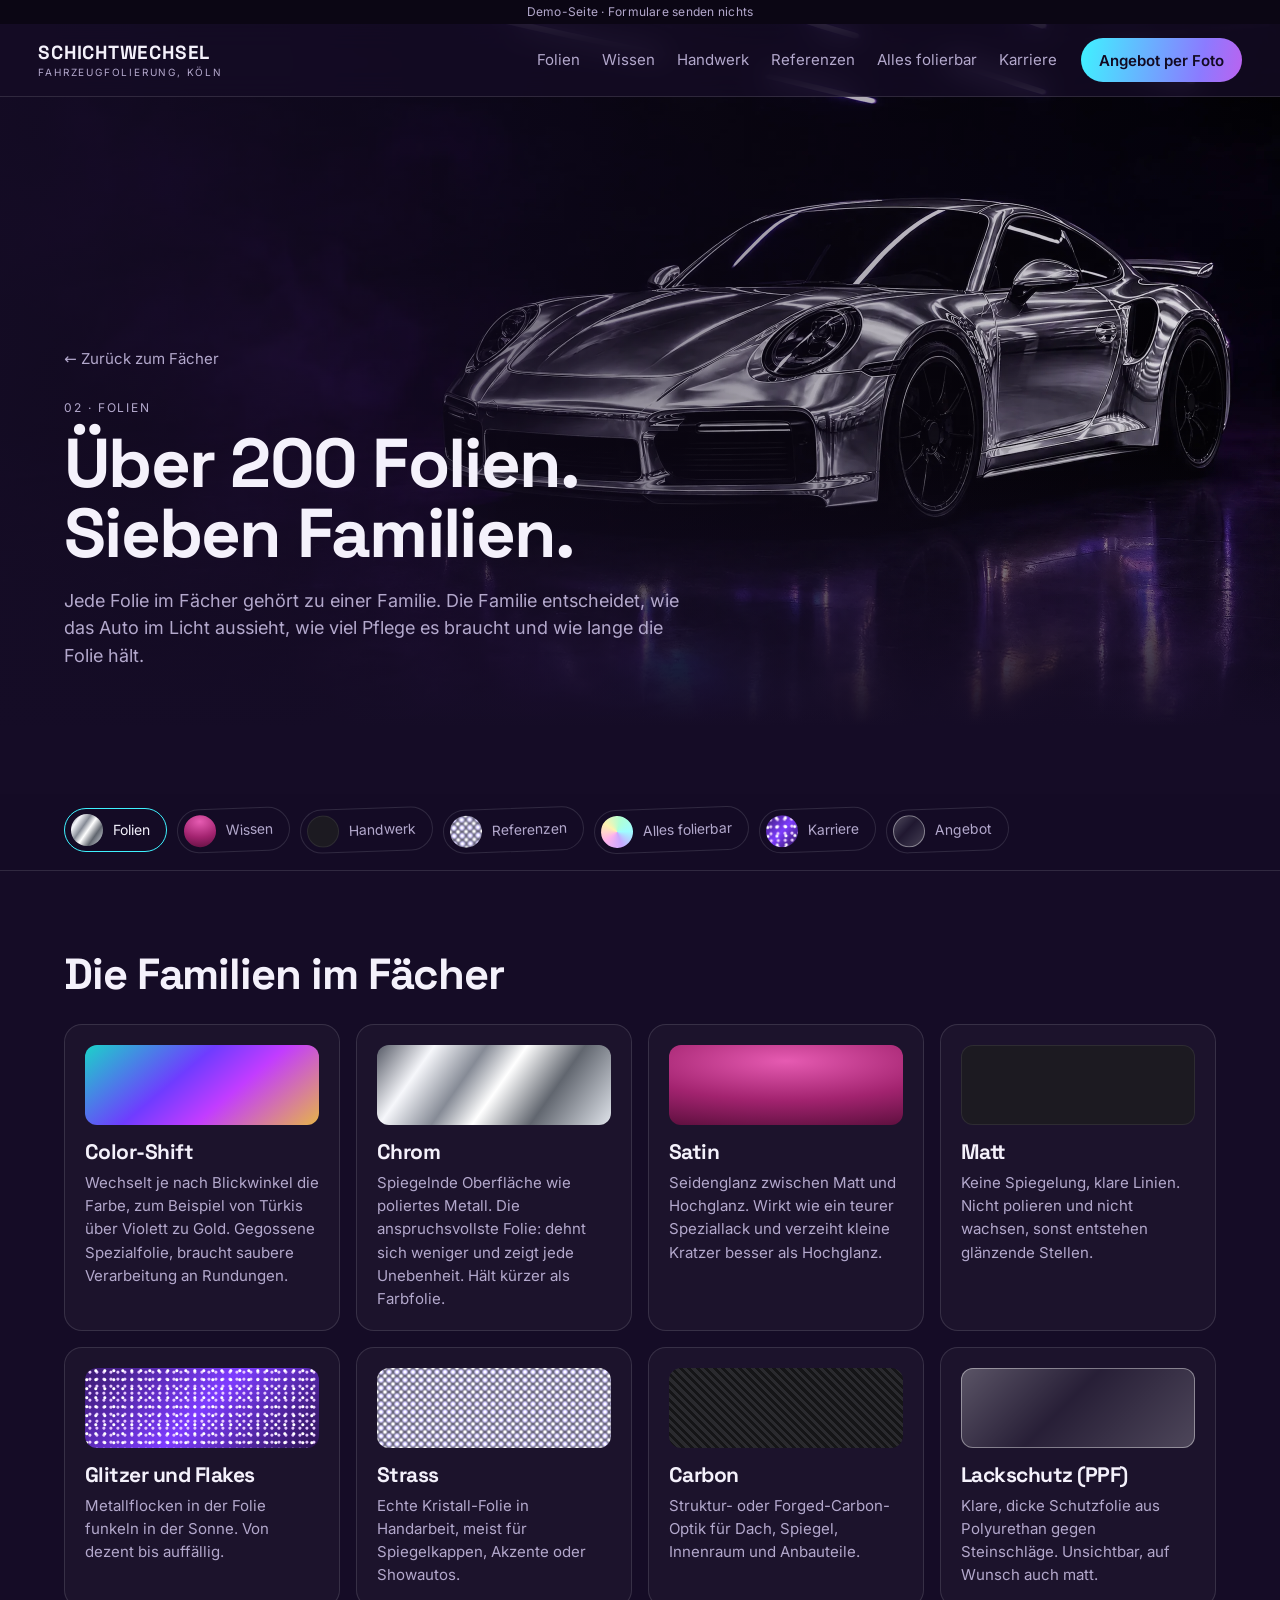
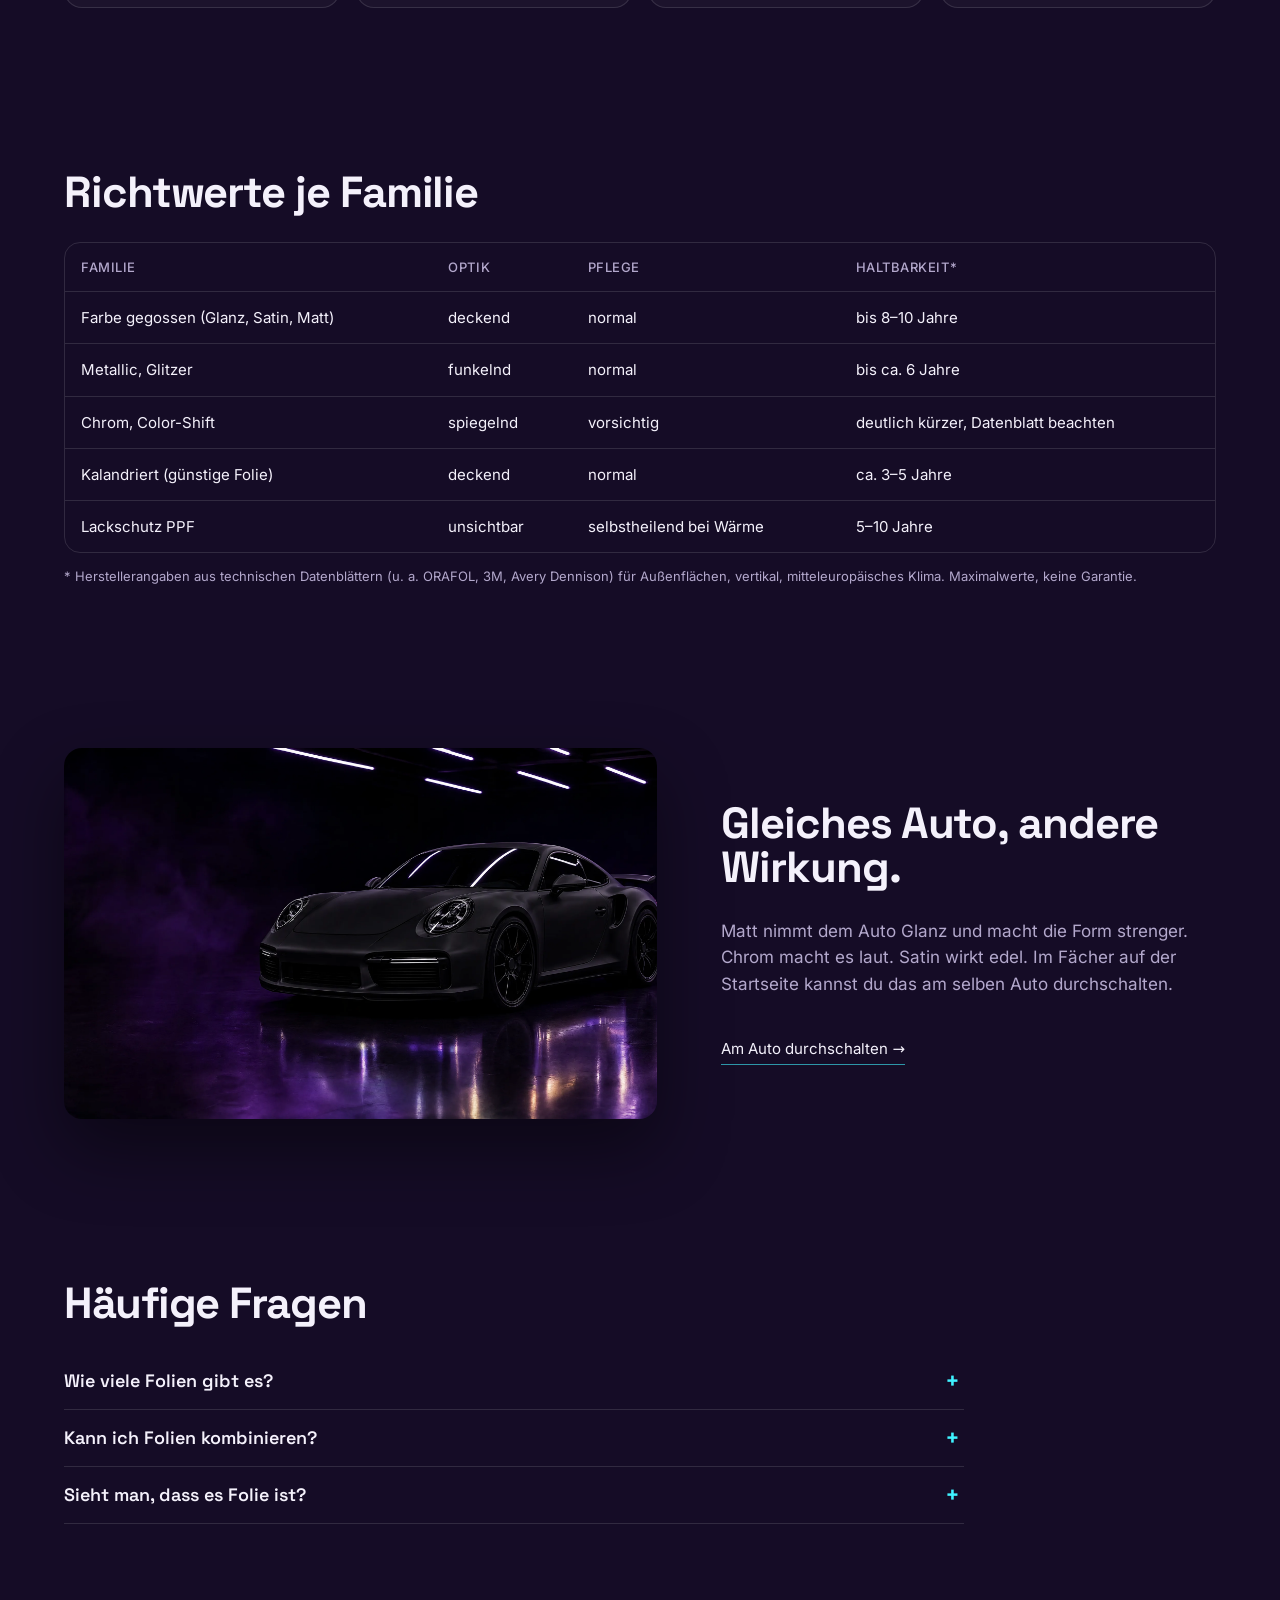
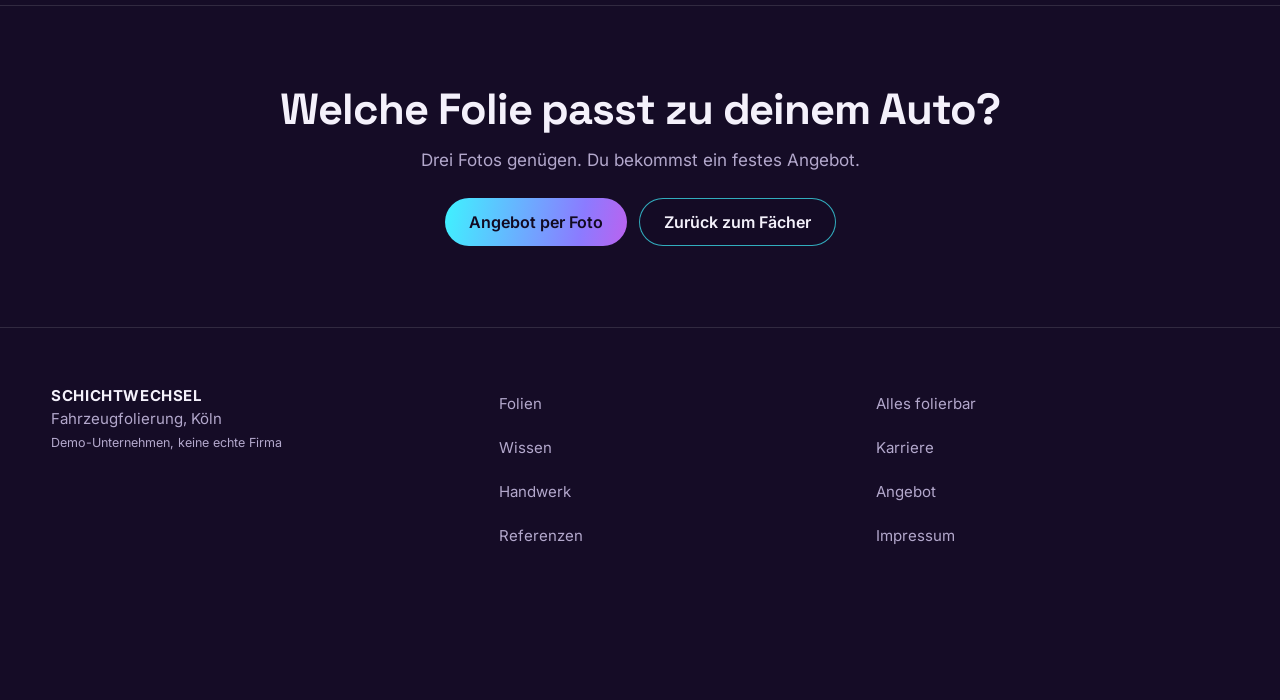
<file: folien.html>
<!doctype html>
<html lang="de">
<head>
<meta charset="utf-8">
<meta name="viewport" content="width=device-width,initial-scale=1,viewport-fit=cover">
<title>Folienarten – SCHICHTWECHSEL Fahrzeugfolierung Köln</title>
<meta name="description" content="Chrom, Color-Shift, Satin, Matt, Glitzer, Carbon und Lackschutz erklärt.">
<meta name="theme-color" content="#150c26">
<link rel="preload" href="assets/fonts/grotesk.woff2" as="font" type="font/woff2" crossorigin>
<link rel="stylesheet" href="assets/css/style.css">
</head>
<body class="sub">
<div class="demo" id="demo">Demo-Seite<span class="for"></span> · Formulare senden nichts</div>
<header class="nav solid" id="nav">
  <a class="logo" href="index.html" aria-label="SCHICHTWECHSEL Startseite"><b>SCHICHTWECHSEL</b><small>Fahrzeugfolierung, Köln</small></a>
  <nav class="links" id="links" aria-label="Unterseiten">
    <a href="folien.html">Folien</a>
    <a href="wissen.html">Wissen</a>
    <a href="handwerk.html">Handwerk</a>
    <a href="referenzen.html">Referenzen</a>
    <a href="alles-folierbar.html">Alles folierbar</a>
    <a href="karriere.html">Karriere</a>
  </nav>
  <a class="btn btn-s holo-b" href="angebot.html">Angebot per Foto</a>
  <button class="burger" id="burger" aria-label="Menü öffnen" aria-expanded="false"><span></span><span></span></button>
</header>
<main class="sub-main">
<section class="sub-hero">
  <div class="sh-img"><img src="assets/img/k1.webp" alt="Sportwagen in Spiegelchrom Silber"></div>
  <div class="sh-copy">
    <a class="back" href="index.html#folie">← Zurück zum Fächer</a>
    <small class="kick">02 · Folien</small>
    <h1>Über 200 Folien. Sieben Familien.</h1>
    <p class="lead">Jede Folie im Fächer gehört zu einer Familie. Die Familie entscheidet, wie das Auto im Licht aussieht, wie viel Pflege es braucht und wie lange die Folie hält.</p>
  </div>
</section>
<nav class="sub-fan" aria-label="Musterfächer"><a href="folien.html" class="on" aria-current="page"><i class="sw sw-chrom"></i><span>Folien</span></a><a href="wissen.html"><i class="sw sw-satin"></i><span>Wissen</span></a><a href="handwerk.html"><i class="sw sw-matt"></i><span>Handwerk</span></a><a href="referenzen.html"><i class="sw sw-strass"></i><span>Referenzen</span></a><a href="alles-folierbar.html"><i class="sw sw-holo"></i><span>Alles folierbar</span></a><a href="karriere.html"><i class="sw sw-glitter"></i><span>Karriere</span></a><a href="angebot.html"><i class="sw sw-klar"></i><span>Angebot</span></a></nav>
<section class="sub-sw"><h2>Die Familien im Fächer</h2><div class="swg"><article id="shift"><i class="sw sw-shift"></i><h3>Color-Shift</h3><p>Wechselt je nach Blickwinkel die Farbe, zum Beispiel von Türkis über Violett zu Gold. Gegossene Spezialfolie, braucht saubere Verarbeitung an Rundungen.</p></article><article id="chrom"><i class="sw sw-chrom"></i><h3>Chrom</h3><p>Spiegelnde Oberfläche wie poliertes Metall. Die anspruchsvollste Folie: dehnt sich weniger und zeigt jede Unebenheit. Hält kürzer als Farbfolie.</p></article><article id="satin"><i class="sw sw-satin"></i><h3>Satin</h3><p>Seidenglanz zwischen Matt und Hochglanz. Wirkt wie ein teurer Speziallack und verzeiht kleine Kratzer besser als Hochglanz.</p></article><article id="matt"><i class="sw sw-matt"></i><h3>Matt</h3><p>Keine Spiegelung, klare Linien. Nicht polieren und nicht wachsen, sonst entstehen glänzende Stellen.</p></article><article id="glitter"><i class="sw sw-glitter"></i><h3>Glitzer und Flakes</h3><p>Metallflocken in der Folie funkeln in der Sonne. Von dezent bis auffällig.</p></article><article id="strass"><i class="sw sw-strass"></i><h3>Strass</h3><p>Echte Kristall-Folie in Handarbeit, meist für Spiegelkappen, Akzente oder Showautos.</p></article><article id="carbon"><i class="sw sw-carbon"></i><h3>Carbon</h3><p>Struktur- oder Forged-Carbon-Optik für Dach, Spiegel, Innenraum und Anbauteile.</p></article><article id="ppf"><i class="sw sw-klar"></i><h3>Lackschutz (PPF)</h3><p>Klare, dicke Schutzfolie aus Polyurethan gegen Steinschläge. Unsichtbar, auf Wunsch auch matt.</p></article></div></section>
<section class="sub-table"><h2>Richtwerte je Familie</h2><div class="tw"><table><thead><tr><th>Familie</th><th>Optik</th><th>Pflege</th><th>Haltbarkeit*</th></tr></thead><tbody><tr><td>Farbe gegossen (Glanz, Satin, Matt)</td><td>deckend</td><td>normal</td><td>bis 8–10 Jahre</td></tr><tr><td>Metallic, Glitzer</td><td>funkelnd</td><td>normal</td><td>bis ca. 6 Jahre</td></tr><tr><td>Chrom, Color-Shift</td><td>spiegelnd</td><td>vorsichtig</td><td>deutlich kürzer, Datenblatt beachten</td></tr><tr><td>Kalandriert (günstige Folie)</td><td>deckend</td><td>normal</td><td>ca. 3–5 Jahre</td></tr><tr><td>Lackschutz PPF</td><td>unsichtbar</td><td>selbstheilend bei Wärme</td><td>5–10 Jahre</td></tr></tbody></table></div><p class=note>* Herstellerangaben aus technischen Datenblättern (u. a. ORAFOL, 3M, Avery Dennison) für Außenflächen, vertikal, mitteleuropäisches Klima. Maximalwerte, keine Garantie.</p></section>
<section class="sub-split">
  <div class="ss-img"><img src="assets/img/k3.webp" alt="Sportwagen in Matt Schwarz" loading="lazy"></div>
  <div class="ss-copy"><h2>Gleiches Auto, andere Wirkung.</h2><p>Matt nimmt dem Auto Glanz und macht die Form strenger. Chrom macht es laut. Satin wirkt edel. Im Fächer auf der Startseite kannst du das am selben Auto durchschalten.</p><a class="more" href="index.html#folie">Am Auto durchschalten</a></div>
</section>
<section class="sub-faq"><h2>Häufige Fragen</h2><details><summary>Wie viele Folien gibt es?</summary><p>Bei den großen Herstellern zusammen mehrere hundert Farben und Oberflächen. Im Fächer zeigen wir eine Auswahl, beim Termin hast du die echten Muster in der Hand.</p></details><details><summary>Kann ich Folien kombinieren?</summary><p>Ja. Typisch sind Dach und Spiegel in Schwarz oder Carbon, der Rest in Farbe. Oder Lackschutz vorne und Farbe rundum.</p></details><details><summary>Sieht man, dass es Folie ist?</summary><p>Bei sauberer Arbeit nicht. Wir bauen Anbauteile ab und schlagen die Folie um die Kanten ein, statt sie am Spalt abzuschneiden.</p></details></section>
<section class="sub-cta">
  <h2>Welche Folie passt zu deinem Auto?</h2>
  <p>Drei Fotos genügen. Du bekommst ein festes Angebot.</p>
  <div class="row"><a class="btn holo-b" href="angebot.html">Angebot per Foto</a><a class="btn btn-o" href="index.html#folie">Zurück zum Fächer</a></div>
</section>
</main>
<footer class="foot">
  <div><b>SCHICHTWECHSEL</b><br>Fahrzeugfolierung, Köln<br><small>Demo-Unternehmen, keine echte Firma</small></div>
  <div><a href="folien.html">Folien</a><a href="wissen.html">Wissen</a><a href="handwerk.html">Handwerk</a><a href="referenzen.html">Referenzen</a></div>
  <div><a href="alles-folierbar.html">Alles folierbar</a><a href="karriere.html">Karriere</a><a href="angebot.html">Angebot</a><a href="impressum.html">Impressum</a></div>
</footer>
<script src="assets/js/sub.js"></script>
</body>
</html>
</file>
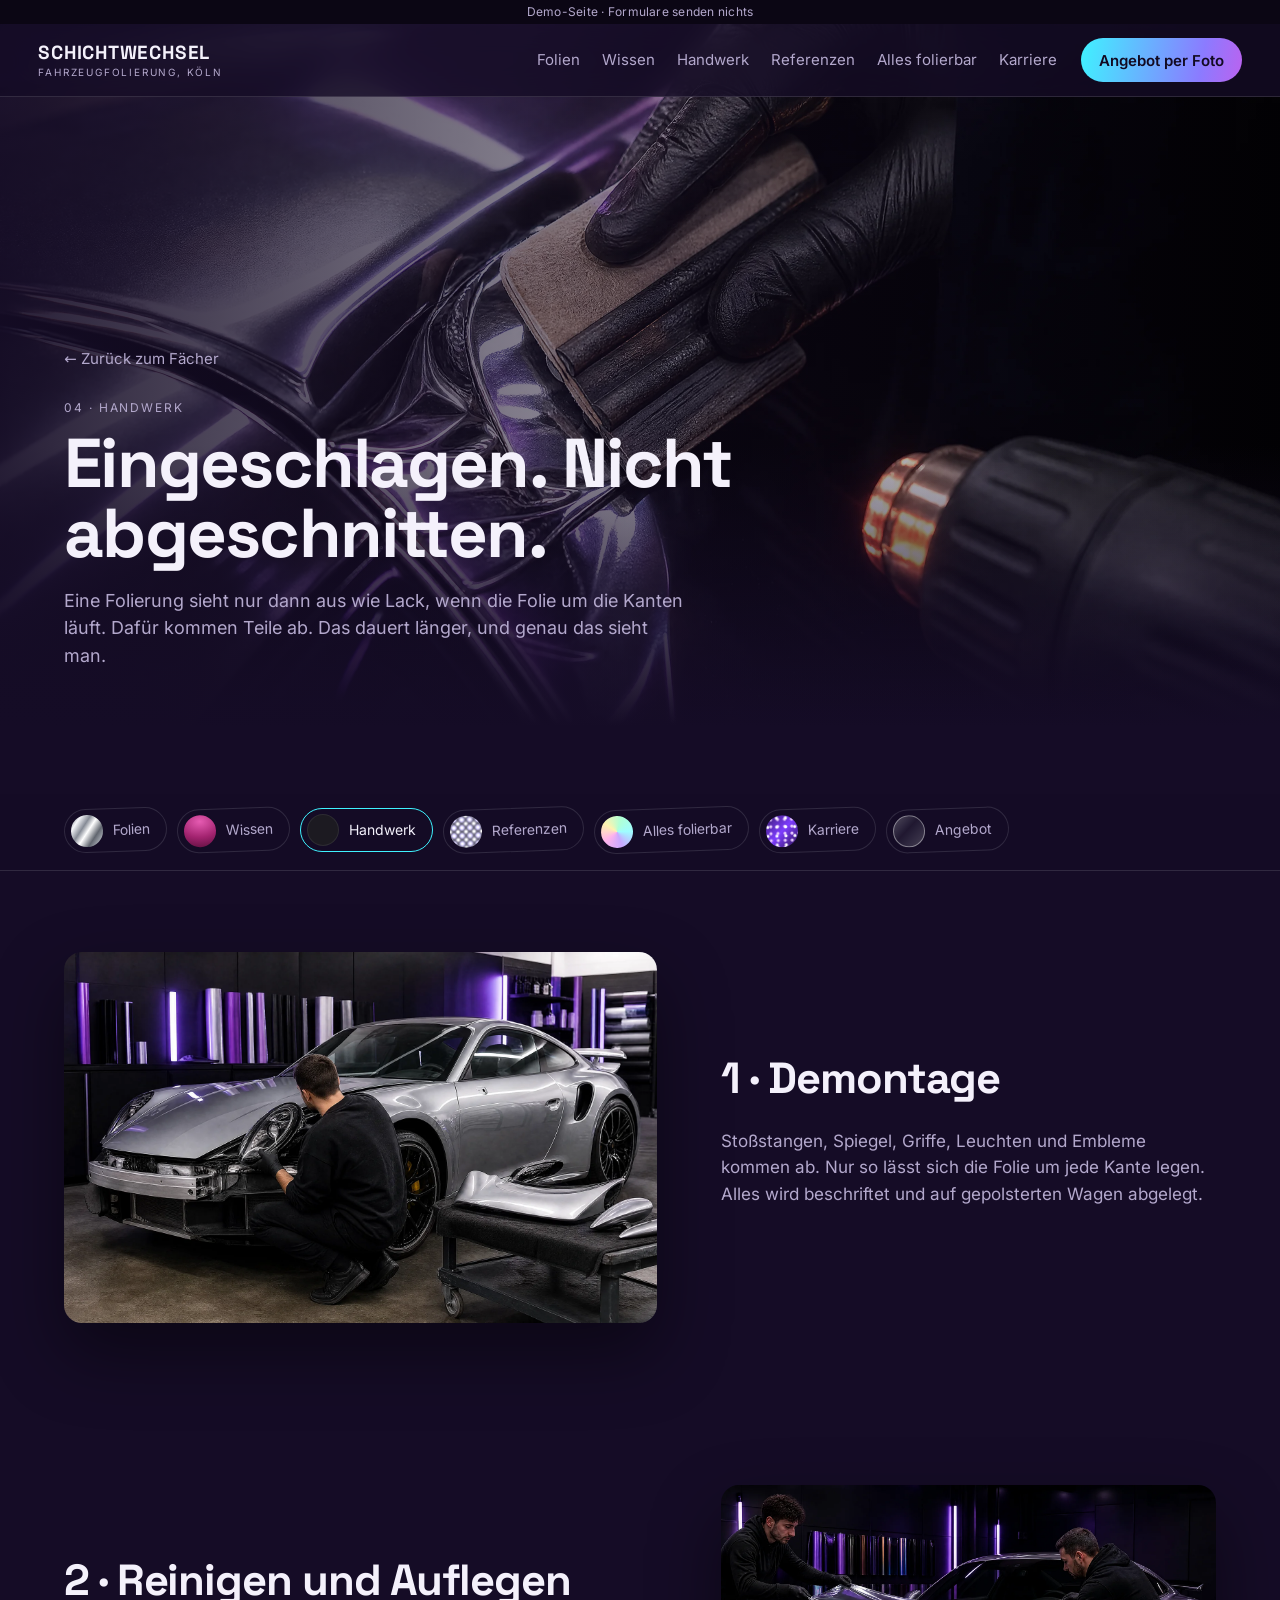
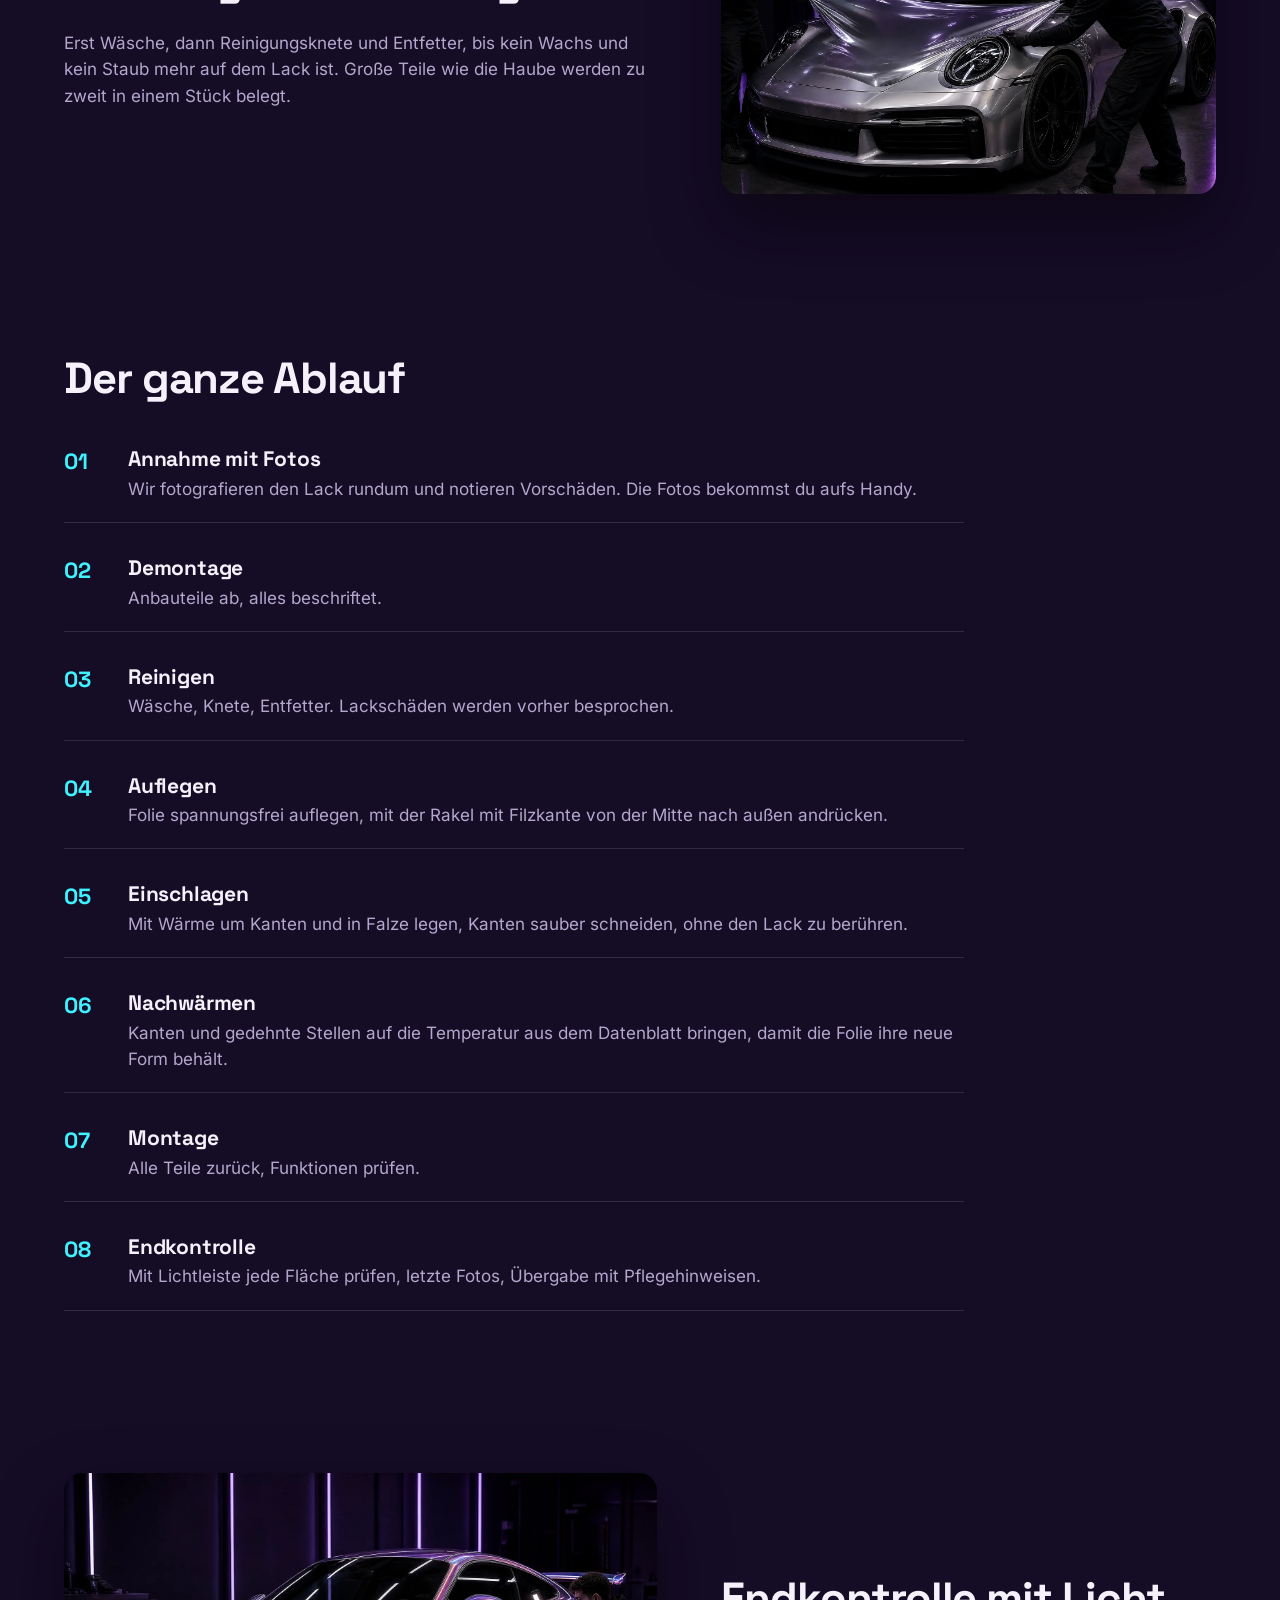
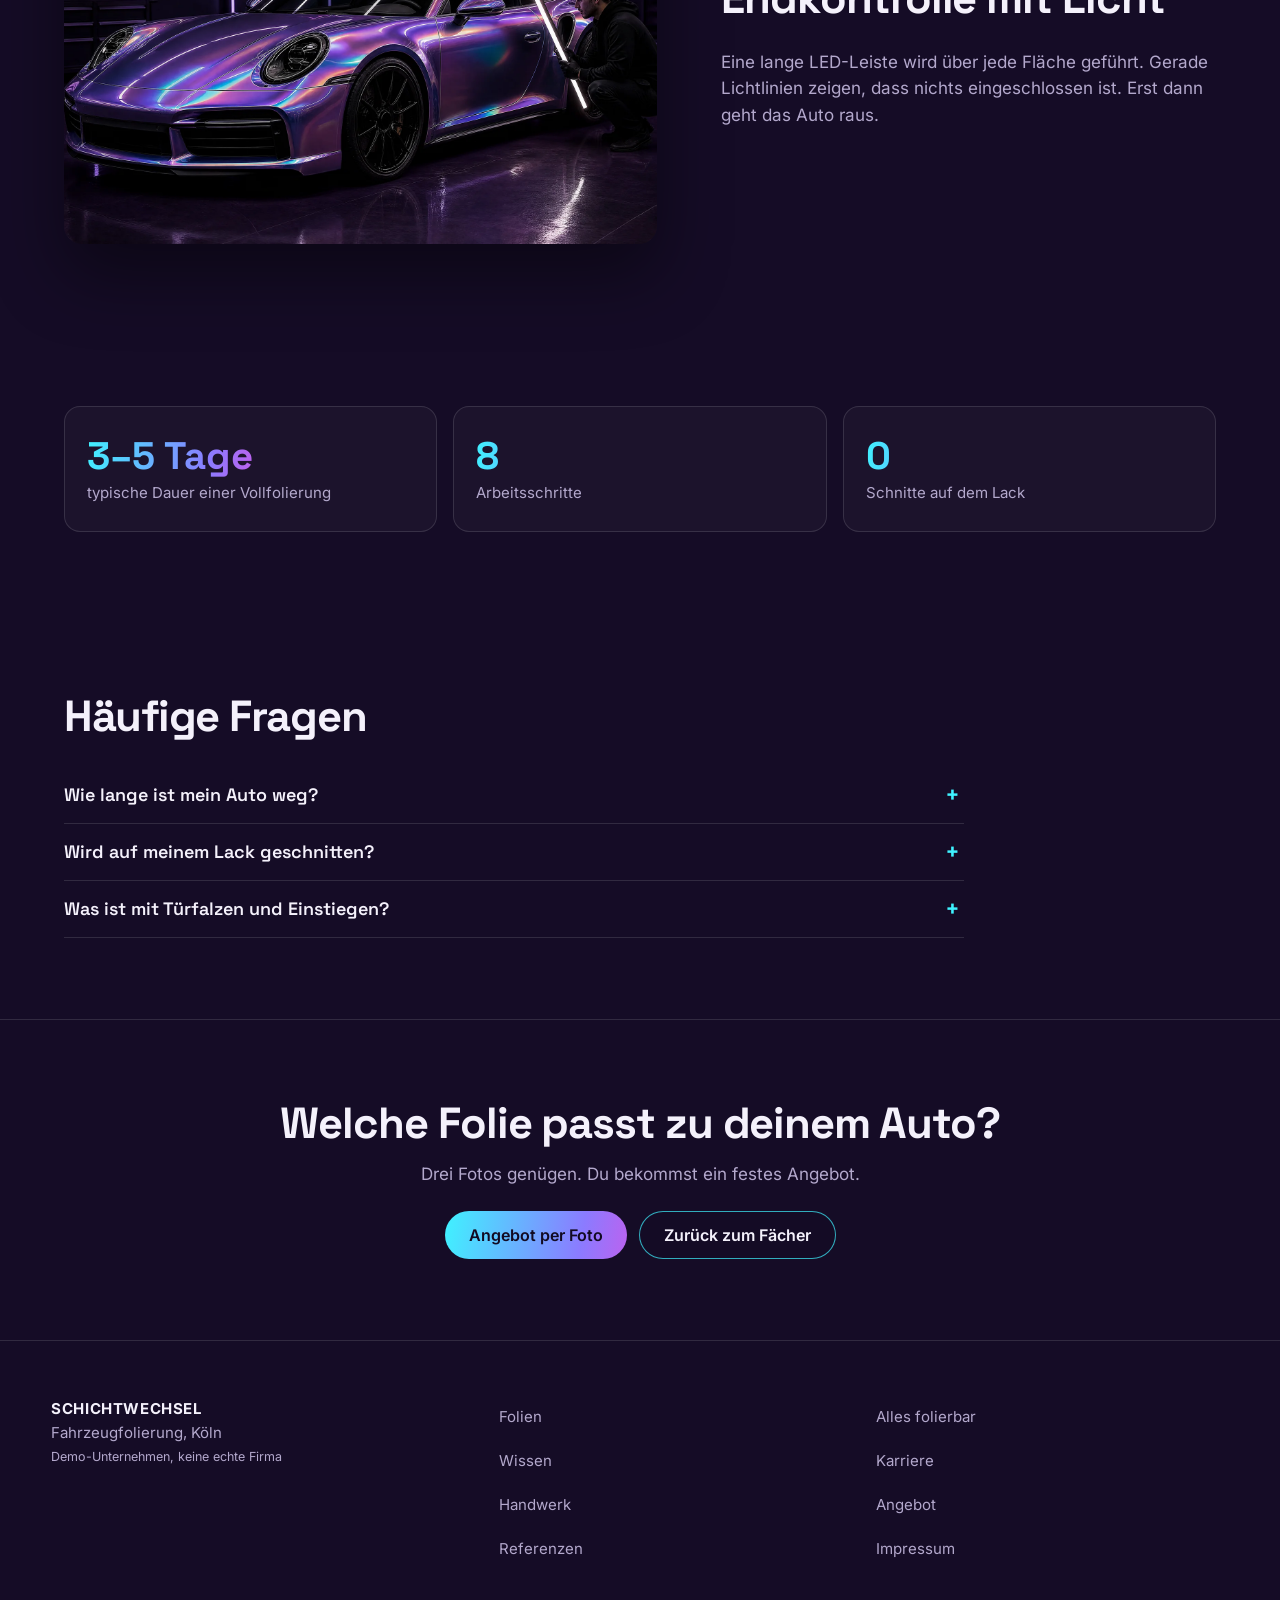
<file: handwerk.html>
<!doctype html>
<html lang="de">
<head>
<meta charset="utf-8">
<meta name="viewport" content="width=device-width,initial-scale=1,viewport-fit=cover">
<title>Handwerk und Ablauf – SCHICHTWECHSEL Fahrzeugfolierung Köln</title>
<meta name="description" content="Demontage, Reinigung, Auflegen, Einschlagen, Nachwärmen, Endkontrolle.">
<meta name="theme-color" content="#150c26">
<link rel="preload" href="assets/fonts/grotesk.woff2" as="font" type="font/woff2" crossorigin>
<link rel="stylesheet" href="assets/css/style.css">
</head>
<body class="sub">
<div class="demo" id="demo">Demo-Seite<span class="for"></span> · Formulare senden nichts</div>
<header class="nav solid" id="nav">
  <a class="logo" href="index.html" aria-label="SCHICHTWECHSEL Startseite"><b>SCHICHTWECHSEL</b><small>Fahrzeugfolierung, Köln</small></a>
  <nav class="links" id="links" aria-label="Unterseiten">
    <a href="folien.html">Folien</a>
    <a href="wissen.html">Wissen</a>
    <a href="handwerk.html">Handwerk</a>
    <a href="referenzen.html">Referenzen</a>
    <a href="alles-folierbar.html">Alles folierbar</a>
    <a href="karriere.html">Karriere</a>
  </nav>
  <a class="btn btn-s holo-b" href="angebot.html">Angebot per Foto</a>
  <button class="burger" id="burger" aria-label="Menü öffnen" aria-expanded="false"><span></span><span></span></button>
</header>
<main class="sub-main">
<section class="sub-hero">
  <div class="sh-img"><img src="assets/img/m1.webp" alt="Rakel drückt Chromfolie in eine Sicke"></div>
  <div class="sh-copy">
    <a class="back" href="index.html#handwerk">← Zurück zum Fächer</a>
    <small class="kick">04 · Handwerk</small>
    <h1>Eingeschlagen. Nicht abgeschnitten.</h1>
    <p class="lead">Eine Folierung sieht nur dann aus wie Lack, wenn die Folie um die Kanten läuft. Dafür kommen Teile ab. Das dauert länger, und genau das sieht man.</p>
  </div>
</section>
<nav class="sub-fan" aria-label="Musterfächer"><a href="folien.html"><i class="sw sw-chrom"></i><span>Folien</span></a><a href="wissen.html"><i class="sw sw-satin"></i><span>Wissen</span></a><a href="handwerk.html" class="on" aria-current="page"><i class="sw sw-matt"></i><span>Handwerk</span></a><a href="referenzen.html"><i class="sw sw-strass"></i><span>Referenzen</span></a><a href="alles-folierbar.html"><i class="sw sw-holo"></i><span>Alles folierbar</span></a><a href="karriere.html"><i class="sw sw-glitter"></i><span>Karriere</span></a><a href="angebot.html"><i class="sw sw-klar"></i><span>Angebot</span></a></nav>
<section class="sub-split">
  <div class="ss-img"><img src="assets/img/ab1.webp" alt="Demontage von Stoßstange und Spiegeln" loading="lazy"></div>
  <div class="ss-copy"><h2>1 · Demontage</h2><p>Stoßstangen, Spiegel, Griffe, Leuchten und Embleme kommen ab. Nur so lässt sich die Folie um jede Kante legen. Alles wird beschriftet und auf gepolsterten Wagen abgelegt.</p></div>
</section>
<section class="sub-split rev">
  <div class="ss-img"><img src="assets/img/ab2.webp" alt="Zwei Folierer legen eine große Folienbahn auf" loading="lazy"></div>
  <div class="ss-copy"><h2>2 · Reinigen und Auflegen</h2><p>Erst Wäsche, dann Reinigungsknete und Entfetter, bis kein Wachs und kein Staub mehr auf dem Lack ist. Große Teile wie die Haube werden zu zweit in einem Stück belegt.</p></div>
</section>
<section class="sub-steps"><h2>Der ganze Ablauf</h2><ol><li><b>01</b><div><h3>Annahme mit Fotos</h3><p>Wir fotografieren den Lack rundum und notieren Vorschäden. Die Fotos bekommst du aufs Handy.</p></div></li><li><b>02</b><div><h3>Demontage</h3><p>Anbauteile ab, alles beschriftet.</p></div></li><li><b>03</b><div><h3>Reinigen</h3><p>Wäsche, Knete, Entfetter. Lackschäden werden vorher besprochen.</p></div></li><li><b>04</b><div><h3>Auflegen</h3><p>Folie spannungsfrei auflegen, mit der Rakel mit Filzkante von der Mitte nach außen andrücken.</p></div></li><li><b>05</b><div><h3>Einschlagen</h3><p>Mit Wärme um Kanten und in Falze legen, Kanten sauber schneiden, ohne den Lack zu berühren.</p></div></li><li><b>06</b><div><h3>Nachwärmen</h3><p>Kanten und gedehnte Stellen auf die Temperatur aus dem Datenblatt bringen, damit die Folie ihre neue Form behält.</p></div></li><li><b>07</b><div><h3>Montage</h3><p>Alle Teile zurück, Funktionen prüfen.</p></div></li><li><b>08</b><div><h3>Endkontrolle</h3><p>Mit Lichtleiste jede Fläche prüfen, letzte Fotos, Übergabe mit Pflegehinweisen.</p></div></li></ol></section>
<section class="sub-split">
  <div class="ss-img"><img src="assets/img/ab3.webp" alt="Endkontrolle mit LED-Lichtleiste" loading="lazy"></div>
  <div class="ss-copy"><h2>Endkontrolle mit Licht</h2><p>Eine lange LED-Leiste wird über jede Fläche geführt. Gerade Lichtlinien zeigen, dass nichts eingeschlossen ist. Erst dann geht das Auto raus.</p></div>
</section>
<section class="sub-facts"><div class="fx"><div class="f"><b>3–5 Tage</b><span>typische Dauer einer Vollfolierung</span></div><div class="f"><b>8</b><span>Arbeitsschritte</span></div><div class="f"><b>0</b><span>Schnitte auf dem Lack</span></div></div></section>
<section class="sub-faq"><h2>Häufige Fragen</h2><details><summary>Wie lange ist mein Auto weg?</summary><p>Für eine Vollfolierung meist drei bis fünf Werktage, je nach Modell und Folie. Chrom dauert länger.</p></details><details><summary>Wird auf meinem Lack geschnitten?</summary><p>Nein. Geschnitten wird an Kanten, die später verdeckt sind, oder mit Schneideband unter der Folie.</p></details><details><summary>Was ist mit Türfalzen und Einstiegen?</summary><p>Auf Wunsch folieren wir Einstiege und Falze mit, dann sieht man auch bei offener Tür keinen Originallack.</p></details></section>
<section class="sub-cta">
  <h2>Welche Folie passt zu deinem Auto?</h2>
  <p>Drei Fotos genügen. Du bekommst ein festes Angebot.</p>
  <div class="row"><a class="btn holo-b" href="angebot.html">Angebot per Foto</a><a class="btn btn-o" href="index.html#handwerk">Zurück zum Fächer</a></div>
</section>
</main>
<footer class="foot">
  <div><b>SCHICHTWECHSEL</b><br>Fahrzeugfolierung, Köln<br><small>Demo-Unternehmen, keine echte Firma</small></div>
  <div><a href="folien.html">Folien</a><a href="wissen.html">Wissen</a><a href="handwerk.html">Handwerk</a><a href="referenzen.html">Referenzen</a></div>
  <div><a href="alles-folierbar.html">Alles folierbar</a><a href="karriere.html">Karriere</a><a href="angebot.html">Angebot</a><a href="impressum.html">Impressum</a></div>
</footer>
<script src="assets/js/sub.js"></script>
</body>
</html>
</file>
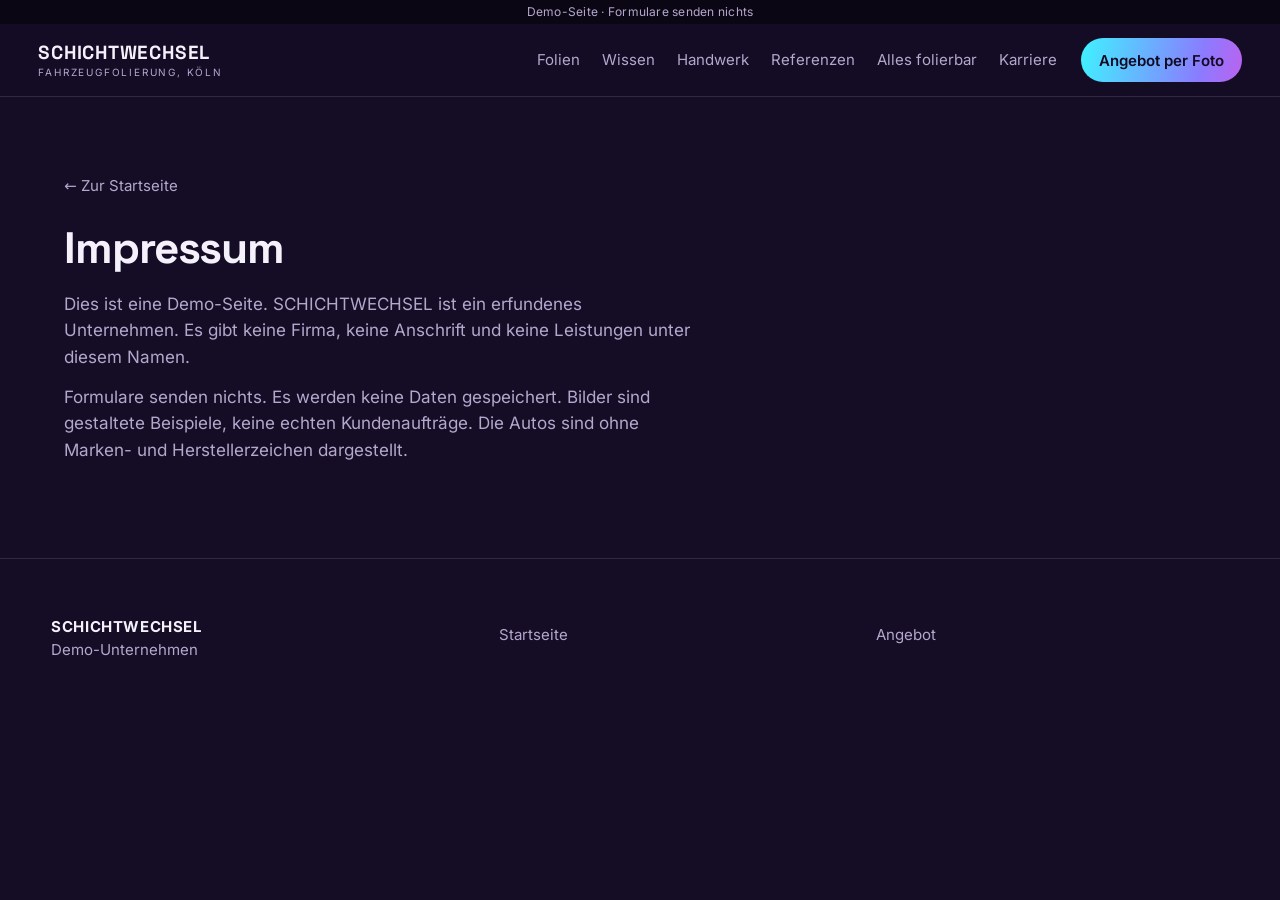
<file: impressum.html>
<!doctype html>
<html lang="de">
<head>
<meta charset="utf-8">
<meta name="viewport" content="width=device-width,initial-scale=1,viewport-fit=cover">
<title>Impressum – SCHICHTWECHSEL Fahrzeugfolierung Köln</title>
<meta name="description" content="Impressum der Demo-Seite">
<meta name="theme-color" content="#150c26">
<link rel="preload" href="assets/fonts/grotesk.woff2" as="font" type="font/woff2" crossorigin>
<link rel="stylesheet" href="assets/css/style.css">
</head>
<body class="sub">
<div class="demo" id="demo">Demo-Seite<span class="for"></span> · Formulare senden nichts</div>
<header class="nav solid" id="nav">
  <a class="logo" href="index.html" aria-label="SCHICHTWECHSEL Startseite"><b>SCHICHTWECHSEL</b><small>Fahrzeugfolierung, Köln</small></a>
  <nav class="links" id="links" aria-label="Unterseiten">
    <a href="folien.html">Folien</a>
    <a href="wissen.html">Wissen</a>
    <a href="handwerk.html">Handwerk</a>
    <a href="referenzen.html">Referenzen</a>
    <a href="alles-folierbar.html">Alles folierbar</a>
    <a href="karriere.html">Karriere</a>
  </nav>
  <a class="btn btn-s holo-b" href="angebot.html">Angebot per Foto</a>
  <button class="burger" id="burger" aria-label="Menü öffnen" aria-expanded="false"><span></span><span></span></button>
</header>
<main class="sub-main"><section class="sub-legal"><a class="back" href="index.html">← Zur Startseite</a><h1>Impressum</h1>
<p>Dies ist eine Demo-Seite. SCHICHTWECHSEL ist ein erfundenes Unternehmen. Es gibt keine Firma, keine Anschrift und keine Leistungen unter diesem Namen.</p>
<p>Formulare senden nichts. Es werden keine Daten gespeichert. Bilder sind gestaltete Beispiele, keine echten Kundenaufträge. Die Autos sind ohne Marken- und Herstellerzeichen dargestellt.</p>
</section></main>
<footer class="foot"><div><b>SCHICHTWECHSEL</b><br>Demo-Unternehmen</div><div><a href="index.html">Startseite</a></div><div><a href="angebot.html">Angebot</a></div></footer>
<script src="assets/js/sub.js"></script></body></html>
</file>
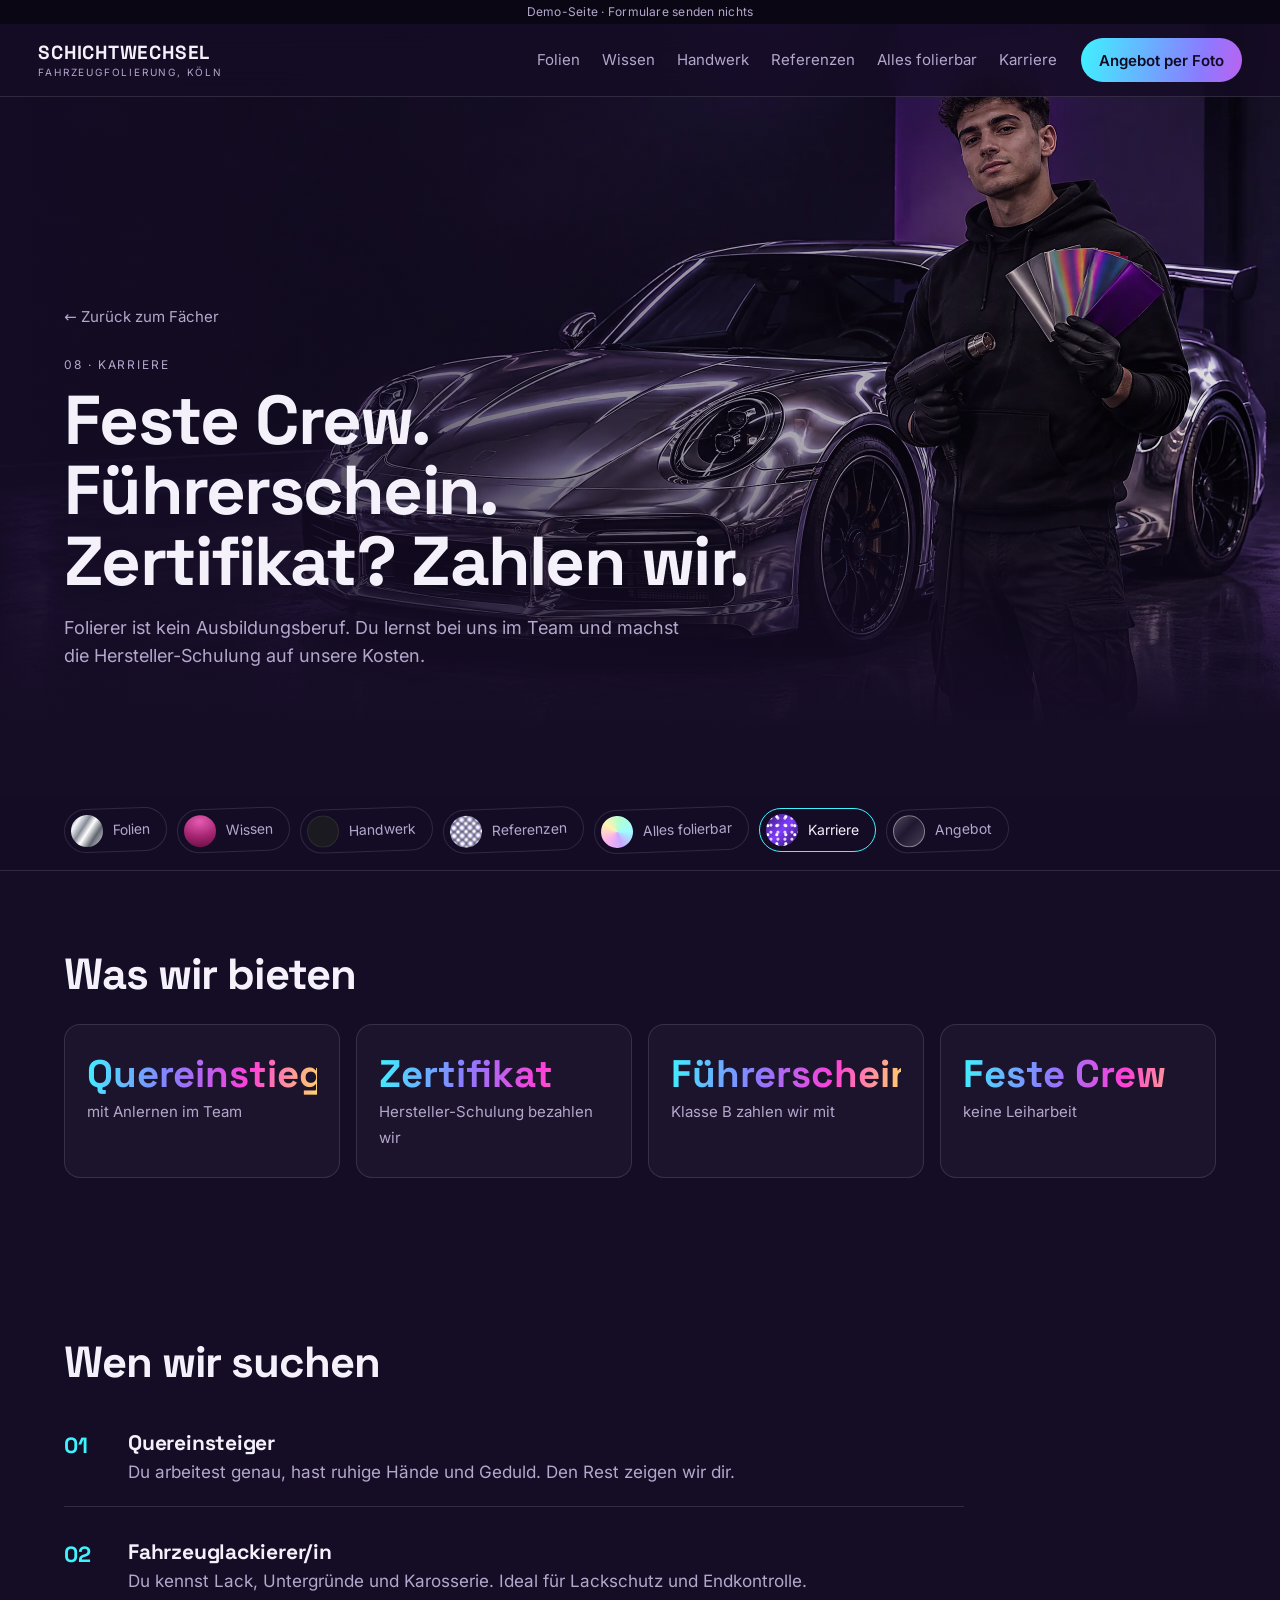
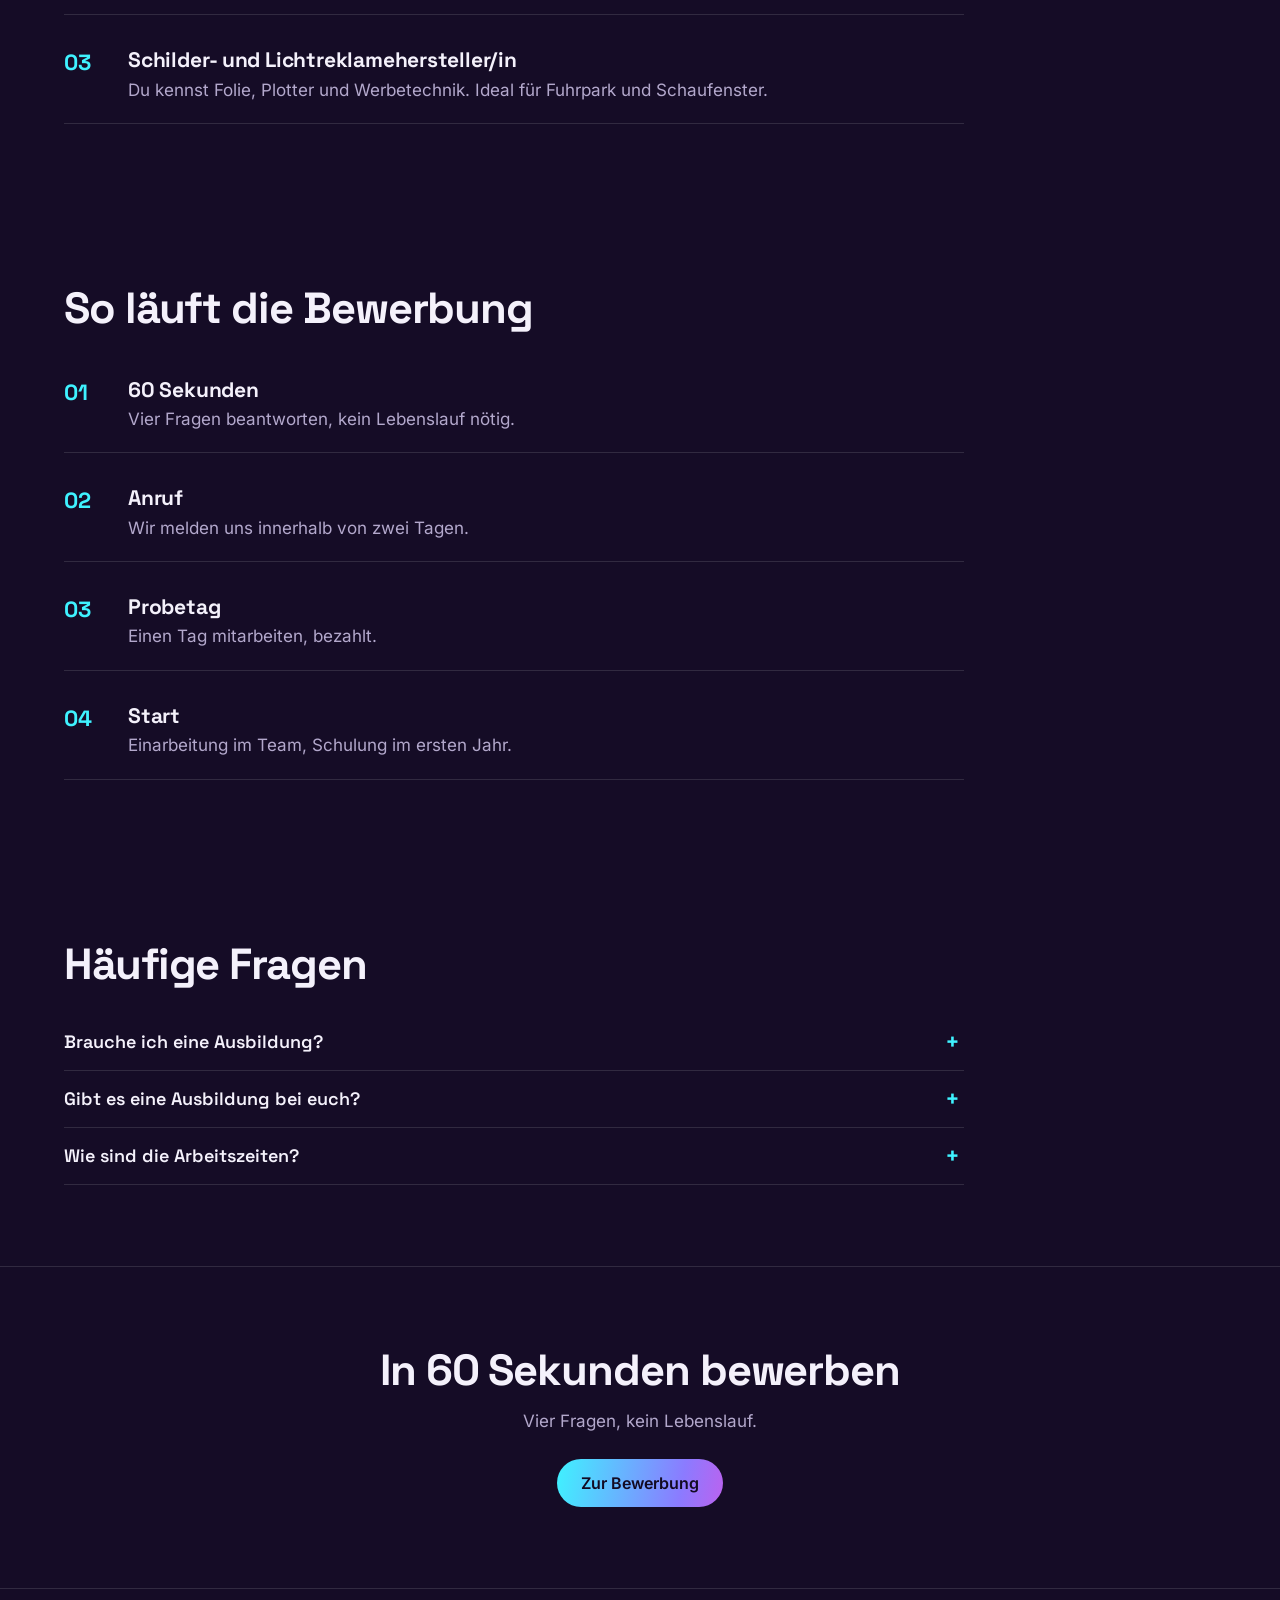
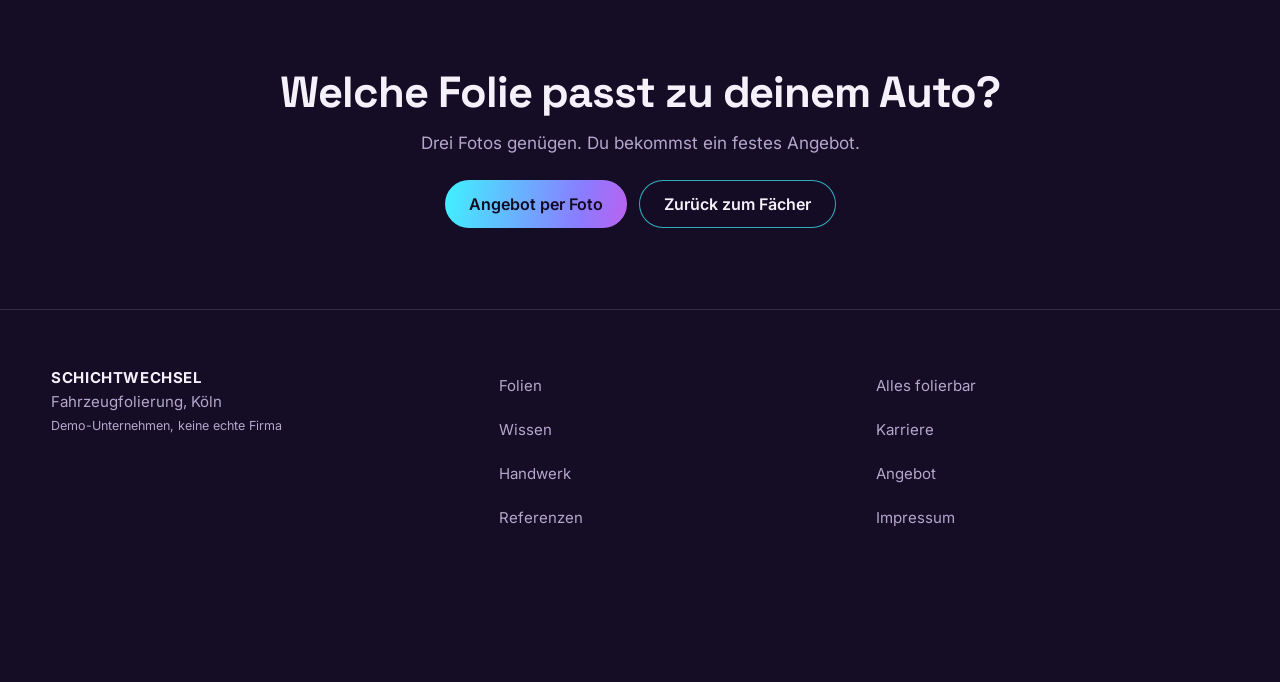
<file: karriere.html>
<!doctype html>
<html lang="de">
<head>
<meta charset="utf-8">
<meta name="viewport" content="width=device-width,initial-scale=1,viewport-fit=cover">
<title>Karriere – SCHICHTWECHSEL Fahrzeugfolierung Köln</title>
<meta name="description" content="Folierer werden: Quereinstieg mit Anlernen, Hersteller-Zertifikat bezahlt.">
<meta name="theme-color" content="#150c26">
<link rel="preload" href="assets/fonts/grotesk.woff2" as="font" type="font/woff2" crossorigin>
<link rel="stylesheet" href="assets/css/style.css">
</head>
<body class="sub">
<div class="demo" id="demo">Demo-Seite<span class="for"></span> · Formulare senden nichts</div>
<header class="nav solid" id="nav">
  <a class="logo" href="index.html" aria-label="SCHICHTWECHSEL Startseite"><b>SCHICHTWECHSEL</b><small>Fahrzeugfolierung, Köln</small></a>
  <nav class="links" id="links" aria-label="Unterseiten">
    <a href="folien.html">Folien</a>
    <a href="wissen.html">Wissen</a>
    <a href="handwerk.html">Handwerk</a>
    <a href="referenzen.html">Referenzen</a>
    <a href="alles-folierbar.html">Alles folierbar</a>
    <a href="karriere.html">Karriere</a>
  </nav>
  <a class="btn btn-s holo-b" href="angebot.html">Angebot per Foto</a>
  <button class="burger" id="burger" aria-label="Menü öffnen" aria-expanded="false"><span></span><span></span></button>
</header>
<main class="sub-main">
<section class="sub-hero">
  <div class="sh-img"><img src="assets/img/j1.webp" alt="Junger Folierer mit Heißluftföhn und Musterfächer"></div>
  <div class="sh-copy">
    <a class="back" href="index.html#karriere">← Zurück zum Fächer</a>
    <small class="kick">08 · Karriere</small>
    <h1>Feste Crew. Führerschein. Zertifikat? Zahlen wir.</h1>
    <p class="lead">Folierer ist kein Ausbildungsberuf. Du lernst bei uns im Team und machst die Hersteller-Schulung auf unsere Kosten.</p>
  </div>
</section>
<nav class="sub-fan" aria-label="Musterfächer"><a href="folien.html"><i class="sw sw-chrom"></i><span>Folien</span></a><a href="wissen.html"><i class="sw sw-satin"></i><span>Wissen</span></a><a href="handwerk.html"><i class="sw sw-matt"></i><span>Handwerk</span></a><a href="referenzen.html"><i class="sw sw-strass"></i><span>Referenzen</span></a><a href="alles-folierbar.html"><i class="sw sw-holo"></i><span>Alles folierbar</span></a><a href="karriere.html" class="on" aria-current="page"><i class="sw sw-glitter"></i><span>Karriere</span></a><a href="angebot.html"><i class="sw sw-klar"></i><span>Angebot</span></a></nav>
<section class="sub-facts"><h2>Was wir bieten</h2><div class="fx"><div class="f"><b>Quereinstieg</b><span>mit Anlernen im Team</span></div><div class="f"><b>Zertifikat</b><span>Hersteller-Schulung bezahlen wir</span></div><div class="f"><b>Führerschein</b><span>Klasse B zahlen wir mit</span></div><div class="f"><b>Feste Crew</b><span>keine Leiharbeit</span></div></div></section>
<section class="sub-steps"><h2>Wen wir suchen</h2><ol><li><b>01</b><div><h3>Quereinsteiger</h3><p>Du arbeitest genau, hast ruhige Hände und Geduld. Den Rest zeigen wir dir.</p></div></li><li><b>02</b><div><h3>Fahrzeuglackierer/in</h3><p>Du kennst Lack, Untergründe und Karosserie. Ideal für Lackschutz und Endkontrolle.</p></div></li><li><b>03</b><div><h3>Schilder- und Lichtreklamehersteller/in</h3><p>Du kennst Folie, Plotter und Werbetechnik. Ideal für Fuhrpark und Schaufenster.</p></div></li></ol></section>
<section class="sub-steps"><h2>So läuft die Bewerbung</h2><ol><li><b>01</b><div><h3>60 Sekunden</h3><p>Vier Fragen beantworten, kein Lebenslauf nötig.</p></div></li><li><b>02</b><div><h3>Anruf</h3><p>Wir melden uns innerhalb von zwei Tagen.</p></div></li><li><b>03</b><div><h3>Probetag</h3><p>Einen Tag mitarbeiten, bezahlt.</p></div></li><li><b>04</b><div><h3>Start</h3><p>Einarbeitung im Team, Schulung im ersten Jahr.</p></div></li></ol></section>
<section class="sub-faq"><h2>Häufige Fragen</h2><details><summary>Brauche ich eine Ausbildung?</summary><p>Nein. Folierer ist kein anerkannter Ausbildungsberuf. Wichtiger sind Sorgfalt und Lust aufs Handwerk.</p></details><details><summary>Gibt es eine Ausbildung bei euch?</summary><p>Passende anerkannte Ausbildungen sind Fahrzeuglackierer/in und Schilder- und Lichtreklamehersteller/in. Sprich uns an.</p></details><details><summary>Wie sind die Arbeitszeiten?</summary><p>Tagschicht, für Fuhrpark-Aufträge auch mal nachts oder am Wochenende, mit Ausgleich.</p></details></section>
<section class="sub-cta"><h2>In 60 Sekunden bewerben</h2><p>Vier Fragen, kein Lebenslauf.</p><div class="row"><a class="btn holo-b" href="index.html#karriere">Zur Bewerbung</a></div></section><section class="sub-cta">
  <h2>Welche Folie passt zu deinem Auto?</h2>
  <p>Drei Fotos genügen. Du bekommst ein festes Angebot.</p>
  <div class="row"><a class="btn holo-b" href="angebot.html">Angebot per Foto</a><a class="btn btn-o" href="index.html#karriere">Zurück zum Fächer</a></div>
</section>
</main>
<footer class="foot">
  <div><b>SCHICHTWECHSEL</b><br>Fahrzeugfolierung, Köln<br><small>Demo-Unternehmen, keine echte Firma</small></div>
  <div><a href="folien.html">Folien</a><a href="wissen.html">Wissen</a><a href="handwerk.html">Handwerk</a><a href="referenzen.html">Referenzen</a></div>
  <div><a href="alles-folierbar.html">Alles folierbar</a><a href="karriere.html">Karriere</a><a href="angebot.html">Angebot</a><a href="impressum.html">Impressum</a></div>
</footer>
<script src="assets/js/sub.js"></script>
</body>
</html>
</file>
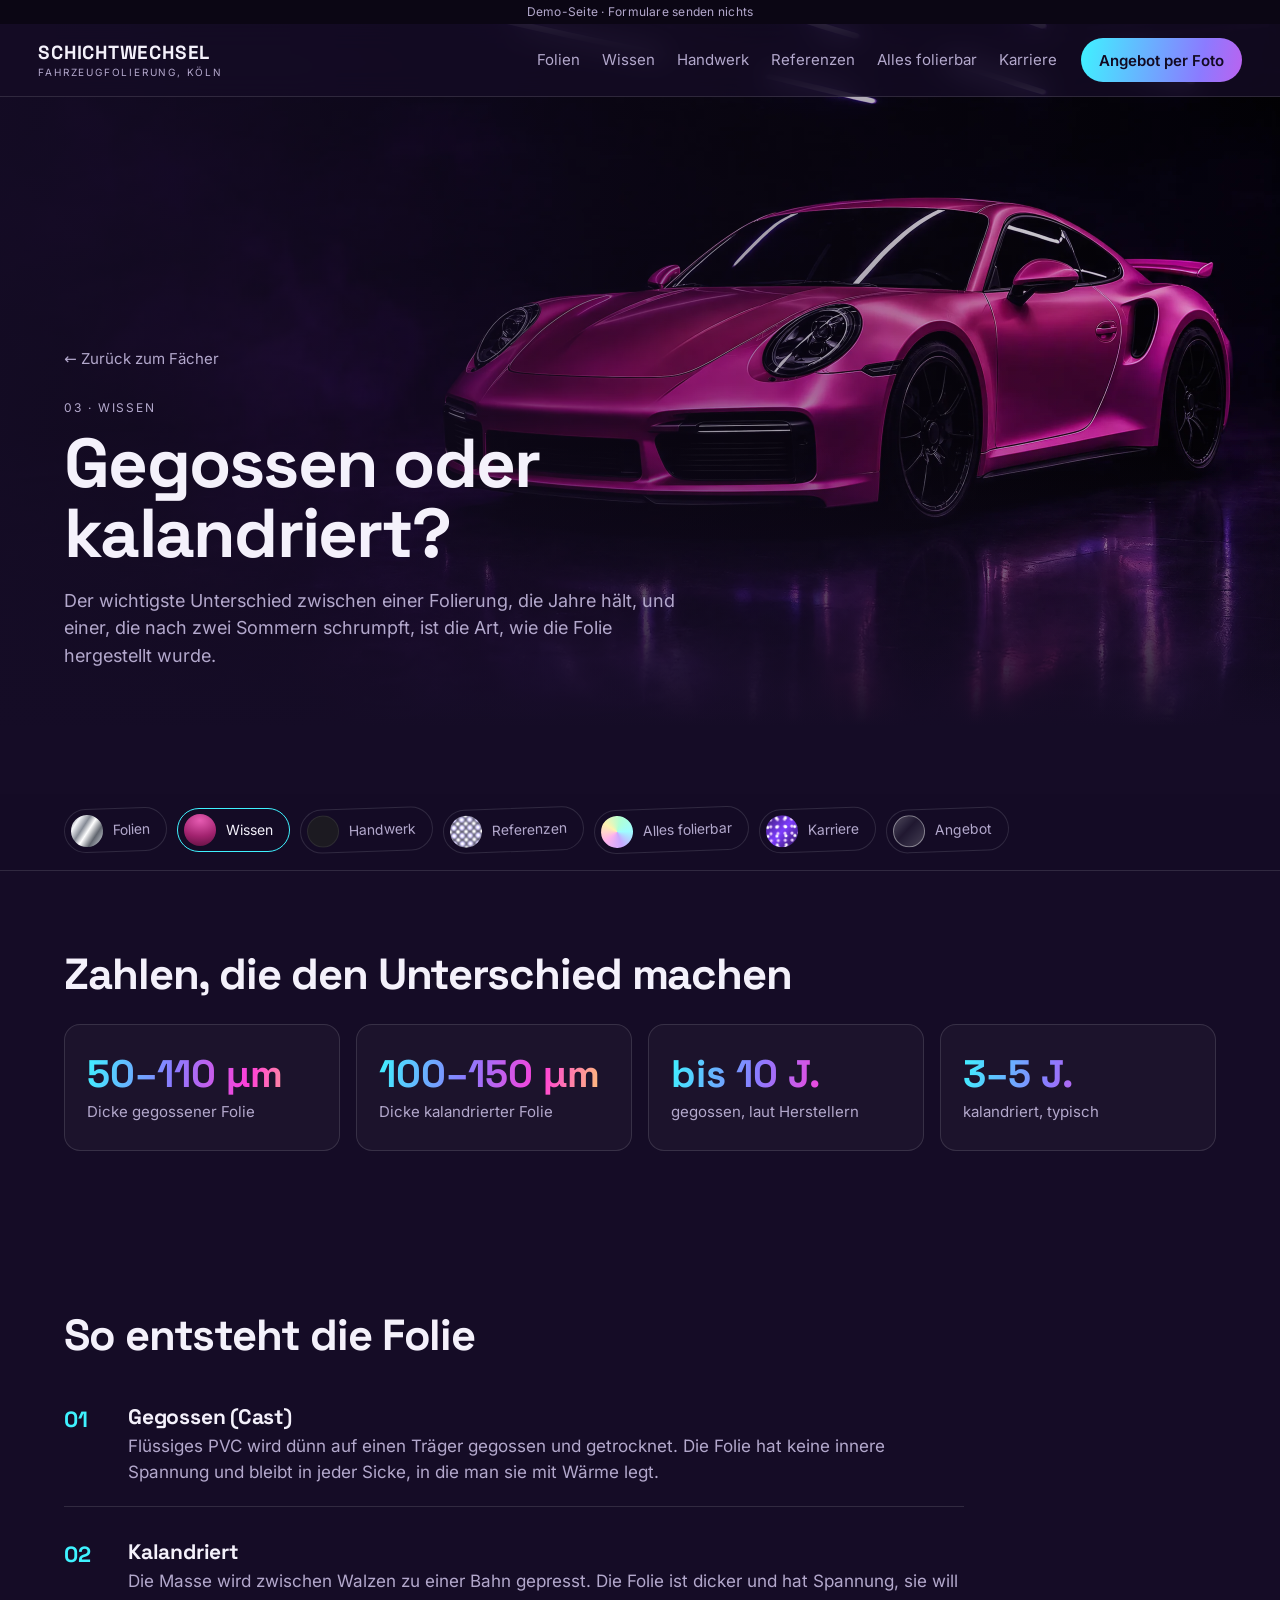
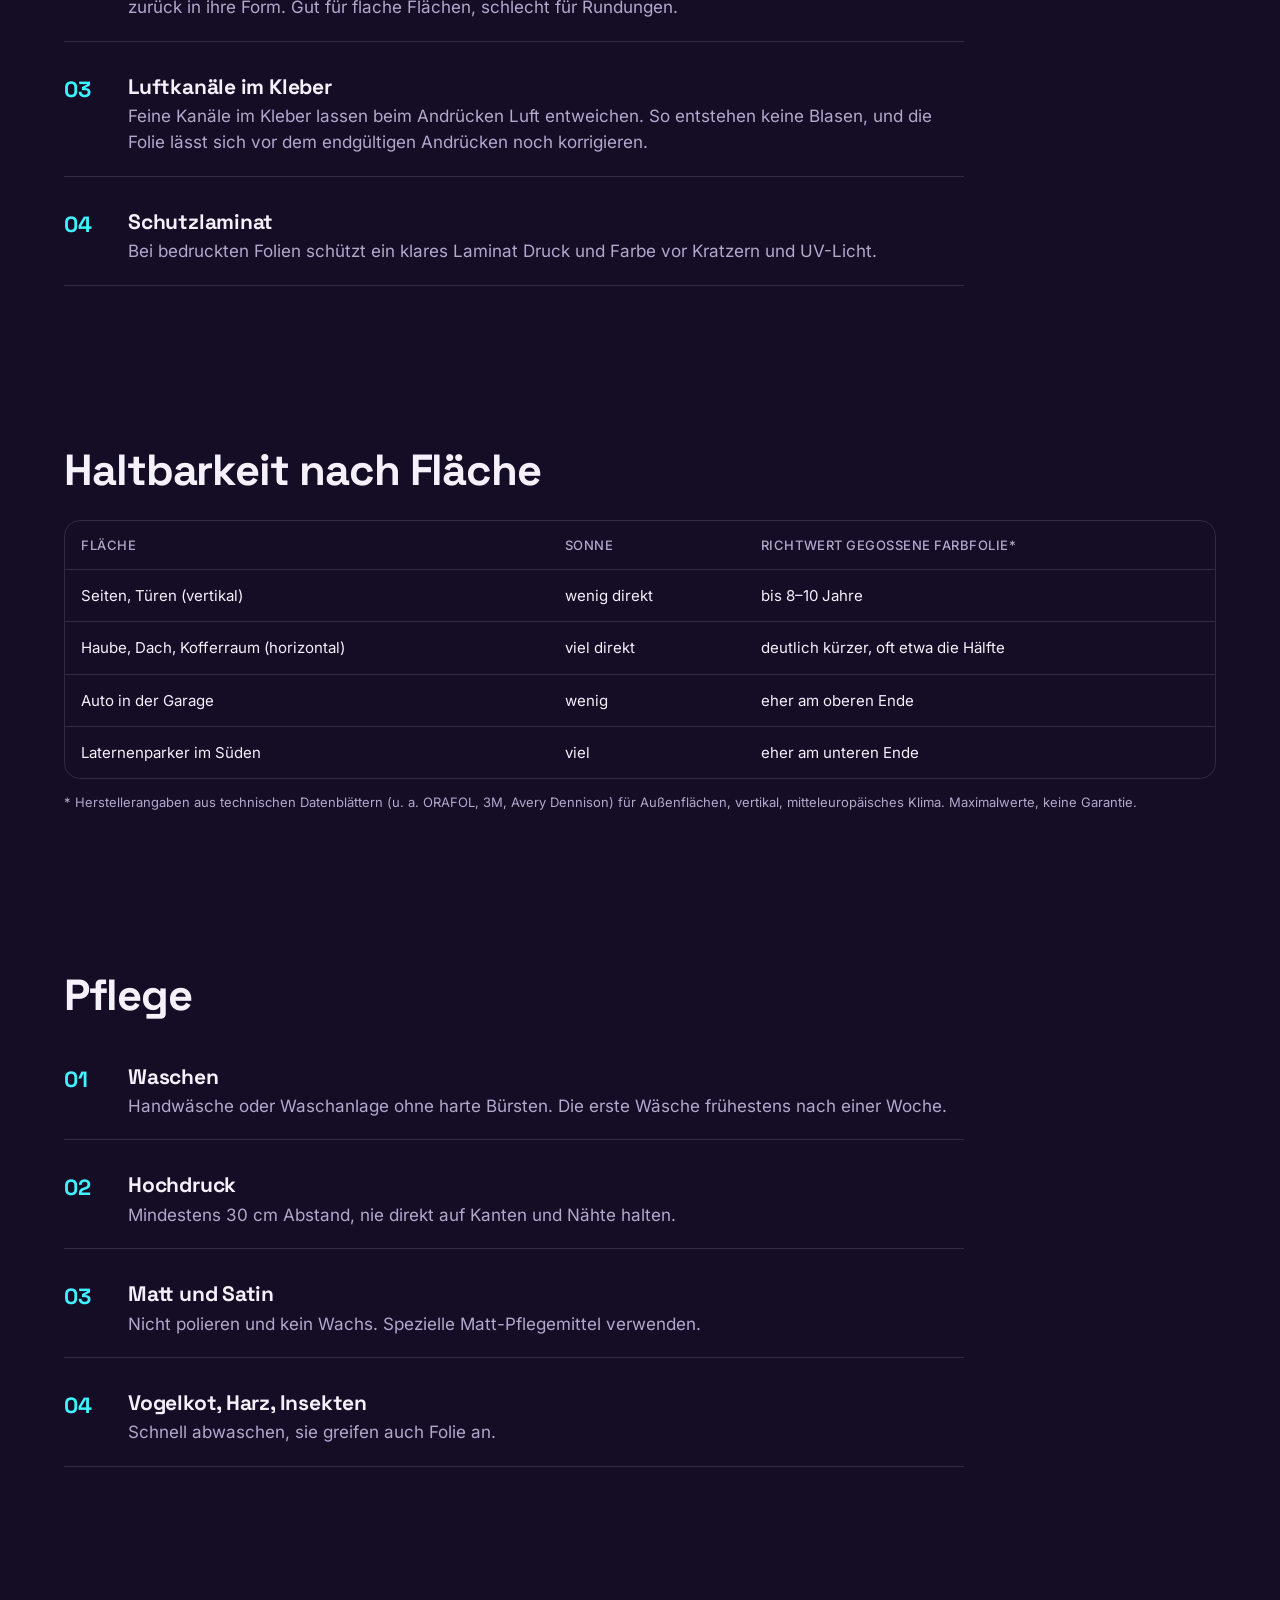
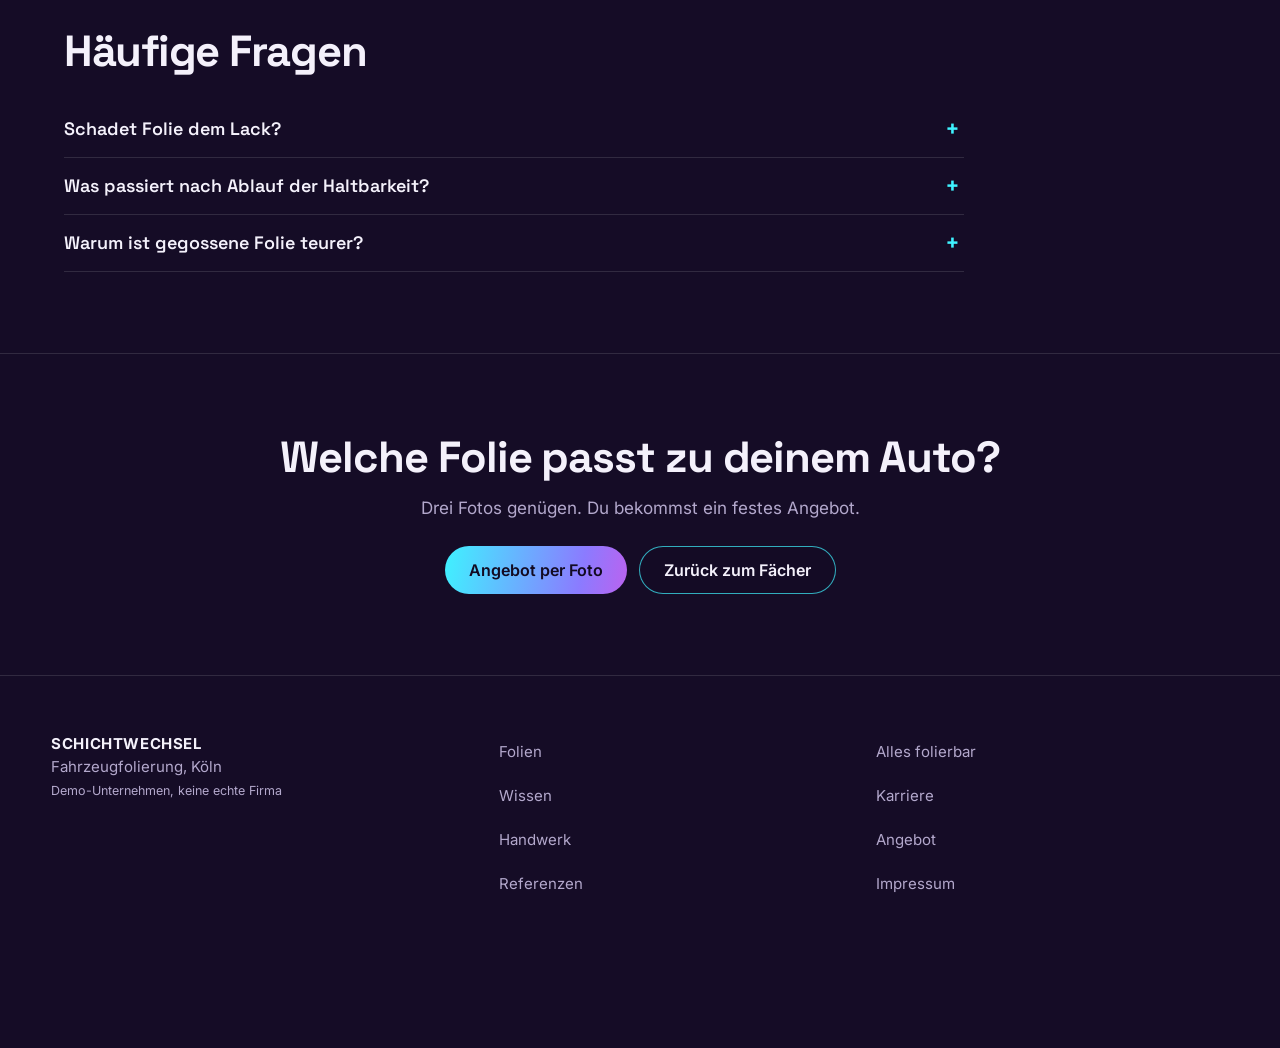
<file: wissen.html>
<!doctype html>
<html lang="de">
<head>
<meta charset="utf-8">
<meta name="viewport" content="width=device-width,initial-scale=1,viewport-fit=cover">
<title>Wissen – SCHICHTWECHSEL Fahrzeugfolierung Köln</title>
<meta name="description" content="Gegossene und kalandrierte Folie, Aufbau, Haltbarkeit und Pflege.">
<meta name="theme-color" content="#150c26">
<link rel="preload" href="assets/fonts/grotesk.woff2" as="font" type="font/woff2" crossorigin>
<link rel="stylesheet" href="assets/css/style.css">
</head>
<body class="sub">
<div class="demo" id="demo">Demo-Seite<span class="for"></span> · Formulare senden nichts</div>
<header class="nav solid" id="nav">
  <a class="logo" href="index.html" aria-label="SCHICHTWECHSEL Startseite"><b>SCHICHTWECHSEL</b><small>Fahrzeugfolierung, Köln</small></a>
  <nav class="links" id="links" aria-label="Unterseiten">
    <a href="folien.html">Folien</a>
    <a href="wissen.html">Wissen</a>
    <a href="handwerk.html">Handwerk</a>
    <a href="referenzen.html">Referenzen</a>
    <a href="alles-folierbar.html">Alles folierbar</a>
    <a href="karriere.html">Karriere</a>
  </nav>
  <a class="btn btn-s holo-b" href="angebot.html">Angebot per Foto</a>
  <button class="burger" id="burger" aria-label="Menü öffnen" aria-expanded="false"><span></span><span></span></button>
</header>
<main class="sub-main">
<section class="sub-hero">
  <div class="sh-img"><img src="assets/img/k2.webp" alt="Sportwagen in Satin Magenta"></div>
  <div class="sh-copy">
    <a class="back" href="index.html#wissen">← Zurück zum Fächer</a>
    <small class="kick">03 · Wissen</small>
    <h1>Gegossen oder kalandriert?</h1>
    <p class="lead">Der wichtigste Unterschied zwischen einer Folierung, die Jahre hält, und einer, die nach zwei Sommern schrumpft, ist die Art, wie die Folie hergestellt wurde.</p>
  </div>
</section>
<nav class="sub-fan" aria-label="Musterfächer"><a href="folien.html"><i class="sw sw-chrom"></i><span>Folien</span></a><a href="wissen.html" class="on" aria-current="page"><i class="sw sw-satin"></i><span>Wissen</span></a><a href="handwerk.html"><i class="sw sw-matt"></i><span>Handwerk</span></a><a href="referenzen.html"><i class="sw sw-strass"></i><span>Referenzen</span></a><a href="alles-folierbar.html"><i class="sw sw-holo"></i><span>Alles folierbar</span></a><a href="karriere.html"><i class="sw sw-glitter"></i><span>Karriere</span></a><a href="angebot.html"><i class="sw sw-klar"></i><span>Angebot</span></a></nav>
<section class="sub-facts"><h2>Zahlen, die den Unterschied machen</h2><div class="fx"><div class="f"><b>50–110 µm</b><span>Dicke gegossener Folie</span></div><div class="f"><b>100–150 µm</b><span>Dicke kalandrierter Folie</span></div><div class="f"><b>bis 10 J.</b><span>gegossen, laut Herstellern</span></div><div class="f"><b>3–5 J.</b><span>kalandriert, typisch</span></div></div></section>
<section class="sub-steps"><h2>So entsteht die Folie</h2><ol><li><b>01</b><div><h3>Gegossen (Cast)</h3><p>Flüssiges PVC wird dünn auf einen Träger gegossen und getrocknet. Die Folie hat keine innere Spannung und bleibt in jeder Sicke, in die man sie mit Wärme legt.</p></div></li><li><b>02</b><div><h3>Kalandriert</h3><p>Die Masse wird zwischen Walzen zu einer Bahn gepresst. Die Folie ist dicker und hat Spannung, sie will zurück in ihre Form. Gut für flache Flächen, schlecht für Rundungen.</p></div></li><li><b>03</b><div><h3>Luftkanäle im Kleber</h3><p>Feine Kanäle im Kleber lassen beim Andrücken Luft entweichen. So entstehen keine Blasen, und die Folie lässt sich vor dem endgültigen Andrücken noch korrigieren.</p></div></li><li><b>04</b><div><h3>Schutzlaminat</h3><p>Bei bedruckten Folien schützt ein klares Laminat Druck und Farbe vor Kratzern und UV-Licht.</p></div></li></ol></section>
<section class="sub-table"><h2>Haltbarkeit nach Fläche</h2><div class="tw"><table><thead><tr><th>Fläche</th><th>Sonne</th><th>Richtwert gegossene Farbfolie*</th></tr></thead><tbody><tr><td>Seiten, Türen (vertikal)</td><td>wenig direkt</td><td>bis 8–10 Jahre</td></tr><tr><td>Haube, Dach, Kofferraum (horizontal)</td><td>viel direkt</td><td>deutlich kürzer, oft etwa die Hälfte</td></tr><tr><td>Auto in der Garage</td><td>wenig</td><td>eher am oberen Ende</td></tr><tr><td>Laternenparker im Süden</td><td>viel</td><td>eher am unteren Ende</td></tr></tbody></table></div><p class=note>* Herstellerangaben aus technischen Datenblättern (u. a. ORAFOL, 3M, Avery Dennison) für Außenflächen, vertikal, mitteleuropäisches Klima. Maximalwerte, keine Garantie.</p></section>
<section class="sub-steps"><h2>Pflege</h2><ol><li><b>01</b><div><h3>Waschen</h3><p>Handwäsche oder Waschanlage ohne harte Bürsten. Die erste Wäsche frühestens nach einer Woche.</p></div></li><li><b>02</b><div><h3>Hochdruck</h3><p>Mindestens 30 cm Abstand, nie direkt auf Kanten und Nähte halten.</p></div></li><li><b>03</b><div><h3>Matt und Satin</h3><p>Nicht polieren und kein Wachs. Spezielle Matt-Pflegemittel verwenden.</p></div></li><li><b>04</b><div><h3>Vogelkot, Harz, Insekten</h3><p>Schnell abwaschen, sie greifen auch Folie an.</p></div></li></ol></section>
<section class="sub-faq"><h2>Häufige Fragen</h2><details><summary>Schadet Folie dem Lack?</summary><p>Nein, auf intaktem Originallack schützt sie ihn sogar. Beim Abziehen kann nur nachlackierter oder beschädigter Lack mitkommen.</p></details><details><summary>Was passiert nach Ablauf der Haltbarkeit?</summary><p>Die Folie wird spröder und lässt sich schwerer abziehen. Darum rechtzeitig wechseln oder entfernen lassen.</p></details><details><summary>Warum ist gegossene Folie teurer?</summary><p>Die Herstellung ist aufwendiger, die Folie dünner und stabiler. Am Auto spart sie Arbeit an Rundungen und hält länger.</p></details></section>
<section class="sub-cta">
  <h2>Welche Folie passt zu deinem Auto?</h2>
  <p>Drei Fotos genügen. Du bekommst ein festes Angebot.</p>
  <div class="row"><a class="btn holo-b" href="angebot.html">Angebot per Foto</a><a class="btn btn-o" href="index.html#wissen">Zurück zum Fächer</a></div>
</section>
</main>
<footer class="foot">
  <div><b>SCHICHTWECHSEL</b><br>Fahrzeugfolierung, Köln<br><small>Demo-Unternehmen, keine echte Firma</small></div>
  <div><a href="folien.html">Folien</a><a href="wissen.html">Wissen</a><a href="handwerk.html">Handwerk</a><a href="referenzen.html">Referenzen</a></div>
  <div><a href="alles-folierbar.html">Alles folierbar</a><a href="karriere.html">Karriere</a><a href="angebot.html">Angebot</a><a href="impressum.html">Impressum</a></div>
</footer>
<script src="assets/js/sub.js"></script>
</body>
</html>
</file>
<file: assets/css/style.css>
@font-face{font-family:G;src:url(../fonts/grotesk.woff2) format("woff2");font-weight:300 800;font-display:swap}
@font-face{font-family:I;src:url(../fonts/inter.woff2) format("woff2");font-weight:300 800;font-display:swap}
:root{
  --bg:#150c26;--bg2:#1d1233;--bg3:#0d0718;--fg:#f4f1fb;--mu:#b3a8cc;--line:rgba(255,255,255,.12);
  --or:#3ff2ff;--or2:#ff3fd8;--on-or:#150c26;--or-rgb:63,242,255;--or2-rgb:255,63,216;--bg-rgb:21,12,38;
  --holo:linear-gradient(100deg,#3ff2ff 0%,#8b7bff 38%,#ff3fd8 70%,#ffd36b 100%);
  --ease:cubic-bezier(.2,.7,.1,1);
  --mx:.5;--my:.5;
}
*{box-sizing:border-box;margin:0;padding:0}
html{-webkit-text-size-adjust:100%}
body{background:var(--bg);color:var(--fg);font:400 17px/1.55 I,system-ui,sans-serif;overflow-x:hidden}
img{display:block;max-width:100%}
a{color:inherit}
button{font:inherit;color:inherit;background:none;border:0;cursor:pointer}
h1,h2,h3{font-family:G,I,sans-serif;font-weight:700;letter-spacing:-.025em;line-height:1.02}
h2{font-size:clamp(34px,4.6vw,72px)}
.ln{display:block}
:focus-visible{outline:2px solid var(--or);outline-offset:3px}

/* Demo-Hinweis + Kopfzeile */
.demo{position:fixed;top:0;left:0;right:0;z-index:60;height:24px;font-size:12px;line-height:24px;text-align:center;background:#0b0614;color:var(--mu);letter-spacing:.02em}
.nav{position:fixed;top:24px;left:0;right:0;z-index:55;display:flex;align-items:center;gap:24px;padding:14px clamp(16px,3vw,44px);transition:background .3s}
.nav.solid{background:rgba(var(--bg-rgb),.78);backdrop-filter:blur(14px);-webkit-backdrop-filter:blur(14px);border-bottom:1px solid var(--line)}
.logo{display:flex;flex-direction:column;text-decoration:none;line-height:1}
.logo b{font:800 19px/1 G,sans-serif;letter-spacing:.04em}
.logo small{font-size:10px;letter-spacing:.18em;text-transform:uppercase;color:var(--mu);margin-top:5px}
.links{display:flex;gap:22px;margin-left:auto}
.links a{text-decoration:none;font-size:15px;color:var(--mu);transition:color .2s}
.links a:hover{color:var(--fg)}
.btn{display:inline-flex;align-items:center;justify-content:center;gap:10px;min-height:48px;padding:0 24px;border-radius:999px;font:600 16px/1 I,sans-serif;text-decoration:none;white-space:nowrap}
.btn-s{min-height:44px;padding:0 18px;font-size:15px}
.holo-b{background:var(--holo);background-size:200% 100%;color:#120a22;transition:background-position .6s var(--ease)}
.holo-b:hover{background-position:100% 0}
.btn-o{border:1.5px solid rgba(var(--or-rgb),.7);color:var(--fg);background:rgba(var(--bg-rgb),.4)}
.btn-o:hover{background:rgba(var(--or-rgb),.12)}
.burger{display:none;width:44px;height:44px;position:relative}
.burger span{position:absolute;left:11px;right:11px;height:2px;background:var(--fg);transition:transform .3s}
.burger span:first-child{top:17px}.burger span:last-child{top:25px}
.nav.open .burger span:first-child{transform:translateY(4px) rotate(45deg)}
.nav.open .burger span:last-child{transform:translateY(-4px) rotate(-45deg)}
.more{display:inline-block;margin-top:18px;font-size:15px;color:var(--fg);text-decoration:none;border-bottom:1px solid rgba(var(--or-rgb),.6);padding:10px 0 4px}
.more::after{content:" →"}
.more:hover{border-color:var(--or2)}

/* Materialien (Muster) */
.sw{display:block;border-radius:50%}
.sw-shift{background:linear-gradient(calc(100deg + var(--mx)*80deg),#1bd3c9,#6f3cff 40%,#c23cff 62%,#e6b34a)}
.sw-chrom{background:linear-gradient(calc(95deg + var(--mx)*60deg),#565a66,#f6f7fb 20%,#868b96 38%,#ffffff 52%,#61666f 72%,#dfe3ea)}
.sw-satin{background:radial-gradient(120% 90% at calc(var(--mx)*100%) 20%,#e65bb2,#a2236f 55%,#5c0f3d)}
.sw-matt{background:#1c1a21;box-shadow:inset 0 0 0 1px rgba(255,255,255,.08)}
.sw-glitter{background:radial-gradient(circle at 20% 30%,#fff 0 1px,transparent 2px) 0 0/9px 9px,radial-gradient(circle at 70% 60%,#e7c8ff 0 1px,transparent 2px) 0 0/7px 7px,linear-gradient(135deg,#3a1a6e,#7d3cff 50%,#2b1250)}
.sw-carbon{background:repeating-linear-gradient(45deg,#2a2a2e 0 3px,#151517 3px 6px),#1a1a1c;background-blend-mode:normal}
.sw-blue{background:linear-gradient(calc(95deg + var(--mx)*60deg),#0b2a7a,#7fb2ff 22%,#123a9e 42%,#cfe2ff 55%,#0c2c86 75%,#5c8de6)}
.sw-pearl{background:linear-gradient(calc(110deg + var(--mx)*60deg),#f3f1f6,#e4f6ff 30%,#fbe7f7 55%,#fffbe8 80%,#eef0f6)}
.sw-holo{background:conic-gradient(from calc(var(--mx)*180deg),#9ffcff,#c9a8ff,#ffb3ec,#fff3b0,#b0ffd5,#9ffcff)}
.sw-strass{background:radial-gradient(circle,#fff 0 18%,#d8d0ff 30%,transparent 62%) 0 0/8px 8px,radial-gradient(circle,#fff 0 14%,transparent 50%) 4px 4px/8px 8px,#6b6880}
.sw-klar{background:linear-gradient(135deg,rgba(255,255,255,.28),rgba(255,255,255,.05) 45%,rgba(255,255,255,.22));box-shadow:inset 0 0 0 1px rgba(255,255,255,.4)}

/* Der Musterfächer */
.fan{position:fixed;left:0;bottom:0;z-index:40;width:1px;height:1px;--s:1;--a:0;pointer-events:none}
.fan-blades{position:absolute;left:0;bottom:0;width:0;height:0;transform:translate(var(--px,7vw),calc(-1 * var(--py,9vh))) scale(var(--s));transform-origin:0 0;transition:transform .7s var(--ease)}
.blade{position:absolute;left:0;top:0;width:var(--L);height:calc(var(--L) * .14);margin-top:calc(var(--L) * -.07);transform-origin:calc(var(--L) * .07) 50%;transform:rotate(var(--r,0deg)) translateX(var(--lift,0px));border-radius:calc(var(--L) * .07) calc(var(--L) * .03) calc(var(--L) * .03) calc(var(--L) * .07);pointer-events:auto;cursor:pointer;box-shadow:0 10px 30px rgba(0,0,0,.45),inset 0 1px 0 rgba(255,255,255,.25);overflow:hidden;transition:transform .55s var(--ease),filter .4s}
.blade .sw{position:absolute;inset:0;border-radius:0}
.blade::after{content:"";position:absolute;inset:0;background:linear-gradient(calc(90deg + var(--mx)*40deg),transparent 30%,rgba(255,255,255,.35) 48%,transparent 62%);mix-blend-mode:screen;opacity:.65;transform:translateX(calc((var(--mx) - .5)*40%))}
.blade span{position:absolute;right:5%;top:50%;transform:translateY(-50%);font:700 calc(var(--L) * .03)/1 G,sans-serif;letter-spacing:.02em;color:rgba(255,255,255,.92);text-shadow:0 1px 4px rgba(0,0,0,.6);white-space:nowrap;z-index:1}
.blade.light span{color:#1b1230;text-shadow:none}
.blade.act{filter:brightness(1.12)}
.rivet{position:absolute;left:var(--px,7vw);bottom:var(--py,9vh);width:calc(var(--L) * .05 * var(--s));height:calc(var(--L) * .05 * var(--s));margin:calc(var(--L) * -.025 * var(--s)) 0 0 calc(var(--L) * -.025 * var(--s));transform:translate(calc(var(--L) * .07 * var(--s) - 50%),50%);border-radius:50%;background:radial-gradient(circle at 35% 30%,#fff,#9b98a8 40%,#2c2a33 75%);box-shadow:0 2px 6px rgba(0,0,0,.6);z-index:120;transition:all .7s var(--ease)}
.fan-label{position:absolute;left:calc(var(--px,7vw) + var(--L) * 1.04 * var(--s));bottom:calc(var(--py,9vh) - 10px);opacity:0;transform:translateY(8px);transition:opacity .4s,transform .4s;pointer-events:none;white-space:nowrap}
.fan-label small{display:block;font-size:11px;letter-spacing:.16em;text-transform:uppercase;color:var(--mu)}
.fan-label b{display:block;font:700 20px/1.2 G,sans-serif}
.fan-label i{font-style:normal;font-size:13px;color:var(--mu)}
.fan.compact .fan-label{opacity:1;transform:none}
.fan.open{width:100vw;height:100vh;pointer-events:auto;background:rgba(var(--bg-rgb),.9);backdrop-filter:blur(10px)}

/* 01 + 02 Held */
.duo{position:relative;height:330vh}
.anchor{position:absolute;top:0}
.anchor.a2{top:52%}
.stage{position:sticky;top:0;height:100vh;height:100svh;overflow:hidden}
.car{position:absolute;inset:0;z-index:0}
.cv{position:absolute;inset:0;width:100%;height:100%;object-fit:cover;object-position:62% 55%;clip-path:inset(0 0 0 100%)}
.cv.on{clip-path:inset(0 0 0 0)}
.cv.base{clip-path:none}
.sweep{position:absolute;top:-10%;bottom:-10%;width:18vw;left:calc(var(--sx,-30) * 1%);background:linear-gradient(90deg,transparent,rgba(255,255,255,.0) 30%,rgba(210,240,255,.55) 50%,rgba(255,255,255,0) 70%,transparent);mix-blend-mode:screen;filter:blur(6px);opacity:var(--so,0);pointer-events:none}
.shade{position:absolute;inset:0;background:linear-gradient(90deg,rgba(var(--bg-rgb),.85) 0%,rgba(var(--bg-rgb),.35) 38%,rgba(var(--bg-rgb),0) 60%),linear-gradient(0deg,rgba(var(--bg-rgb),.75),transparent 35%)}
.hero-copy{position:absolute;left:clamp(16px,4vw,64px);top:clamp(120px,19vh,210px);max-width:min(560px,46vw)}
.hero-copy h1{font-size:clamp(44px,5.6vw,92px)}
.hero-copy h1 .ln{opacity:0;transform:translateY(30px);animation:up .9s var(--ease) forwards}
.hero-copy h1 .ln:nth-child(2){animation-delay:.12s}.hero-copy h1 .ln:nth-child(3){animation-delay:.24s}
@keyframes up{to{opacity:1;transform:none}}
.prog{display:flex;align-items:center;gap:12px;margin:28px 0 22px;font-size:13px;color:var(--mu)}
.prog i{position:relative;flex:0 0 160px;height:2px;background:rgba(255,255,255,.18)}
.prog b{position:absolute;left:0;top:0;bottom:0;width:calc(var(--p,0) * 100%);background:var(--holo)}
.hero-copy .lead{color:var(--mu);max-width:420px;opacity:0;animation:up .9s .4s var(--ease) forwards}
.folie-copy{position:absolute;left:clamp(16px,4vw,64px);top:clamp(110px,17vh,200px);max-width:440px;opacity:0;transform:translateY(24px);pointer-events:none;transition:opacity .5s,transform .5s var(--ease)}
.folie-copy.on{opacity:1;transform:none;pointer-events:auto}
.kick{display:block;font-size:12px;letter-spacing:.16em;text-transform:uppercase;color:var(--mu);margin-bottom:10px}
.folie-copy h2{font-size:clamp(40px,4.6vw,76px)}
.folie-copy p{color:var(--mu);margin:14px 0 22px;line-height:1.45}
.finishes{display:flex;flex-wrap:wrap;gap:10px}
.finishes button{display:flex;align-items:center;gap:8px;min-height:44px;padding:0 14px 0 6px;border-radius:999px;border:1px solid var(--line);background:rgba(var(--bg-rgb),.55);font-size:14px;transition:border-color .2s}
.finishes button .sw{width:32px;height:32px}
.finishes button.on{border-color:var(--or);box-shadow:0 0 0 1px var(--or) inset}

/* 03 Wissen */
.wissen{position:relative;height:260vh;background:radial-gradient(70% 60% at 60% 45%,#2a1752,var(--bg) 70%)}
.wissen .stage{display:grid;grid-template-columns:minmax(260px,.9fr) 1.15fr minmax(280px,.85fr);gap:clamp(16px,3vw,48px);align-items:center;padding:96px clamp(16px,4vw,64px) 28px}
.w-copy{padding-bottom:130px}
.w-copy h2{font-size:clamp(32px,3.4vw,54px);margin-bottom:26px}
.w-tabs{display:flex;flex-direction:column;align-items:flex-start;gap:2px;border-left:2px solid var(--line)}
.w-tabs button{min-height:44px;padding:0 16px;color:var(--mu);font-size:16px;margin-left:-2px;border-left:2px solid transparent}
.w-tabs button[aria-selected=true]{color:var(--fg);border-color:var(--or)}
.w-text{margin-top:18px;color:var(--mu);max-width:380px;min-height:5.5em}
.layers{position:relative;height:min(58vh,500px);perspective:1200px;transform-style:preserve-3d}
.l1{z-index:4}.l2{z-index:3}.l3{z-index:2}.l4{z-index:1}
.lay{position:absolute;left:8%;right:8%;top:50%;height:44%;margin-top:-22%;border-radius:10px;transform:rotateX(58deg) rotateZ(-24deg) translateZ(calc(var(--z,0) * 1px));transform-style:preserve-3d;transition:transform .2s linear}
.lay span{position:absolute;left:104%;top:50%;transform:rotateZ(24deg) rotateX(-58deg);transform-origin:0 50%;font-size:13px;white-space:nowrap;color:var(--fg)}
.lay span small{display:block;color:var(--mu);font-size:12px}
.lay span::before{content:"";position:absolute;right:100%;top:.7em;width:40px;height:1px;background:rgba(255,255,255,.4);margin-right:8px}
.l1{background:linear-gradient(120deg,rgba(255,255,255,.35),rgba(255,255,255,.05) 40%,rgba(255,255,255,.25));box-shadow:inset 0 0 0 1px rgba(255,255,255,.5)}
.l2{background:linear-gradient(100deg,#1bd3c9,#6f3cff 40%,#c23cff 62%,#e6b34a)}
.l3{background:repeating-linear-gradient(45deg,rgba(255,255,255,.16) 0 1px,transparent 1px 9px),repeating-linear-gradient(-45deg,rgba(255,255,255,.16) 0 1px,transparent 1px 9px),#3a2c55}
.l4{background:linear-gradient(rgba(120,110,150,.35) 1px,transparent 1px) 0 0/16px 16px,linear-gradient(90deg,rgba(120,110,150,.35) 1px,transparent 1px) 0 0/16px 16px,#efeaf6}
.chart h3,.calc h3{font-size:18px;font-weight:600;letter-spacing:0;margin-bottom:18px}
.bars{display:flex;align-items:flex-end;gap:18px;height:clamp(140px,22vh,220px);border-bottom:1px solid var(--line)}
.bar{flex:1;display:flex;flex-direction:column;align-items:center;justify-content:flex-end;height:100%}
.bar i{display:block;width:100%;height:calc(var(--v) * var(--g,0) * 78%);background:var(--holo);border-radius:4px 4px 0 0;transition:height 1.2s var(--ease)}
.bar.b2 i{background:linear-gradient(#8b7bff,#4b3a86)}
.bar.b3 i{background:linear-gradient(rgba(255,255,255,.55),rgba(255,255,255,.12));box-shadow:inset 0 0 0 1px rgba(255,255,255,.5)}
.bar b{font:700 22px/1.1 G,sans-serif;margin-bottom:8px;text-align:center}
.bar span{position:absolute;transform:translateY(28px);font-size:13px;color:var(--mu);text-align:center}
.bar{position:relative}
.note{margin-top:38px;font-size:12px;color:var(--mu);line-height:1.4}
/* Rechner als eigene Karte unter dem Diagramm */
.wissen .chart{display:flex;flex-direction:column}
.calc{display:grid;grid-template-columns:1fr 1fr;gap:8px 10px;margin-top:16px;padding:16px;border:1px solid var(--line);border-radius:14px;background:rgba(255,255,255,.03)}
.calc h3,.calc output,.calc small{grid-column:1/-1}.calc h3{margin-bottom:4px}
.calc label{display:flex;flex-direction:column;gap:4px;font-size:13px;color:var(--mu)}
.calc select{min-height:44px;border-radius:10px;border:1px solid var(--line);background:var(--bg3);color:var(--fg);font:inherit;font-size:15px;padding:0 10px}
.calc output{font-size:15px}.calc output b{font:700 34px/1 G,sans-serif;background:var(--holo);-webkit-background-clip:text;background-clip:text;color:transparent;padding:.1em 0}
.calc small{font-size:13px;color:var(--mu);line-height:1.4}
.calc h3 em{font-style:normal;background:var(--holo);-webkit-background-clip:text;background-clip:text;color:transparent}

/* 04 Handwerk */
.hand{position:relative;height:200vh}
.h-img{position:absolute;inset:0;clip-path:circle(calc(var(--rv,0) * 150%) at 62% 55%)}
.h-img img{width:100%;height:100%;object-fit:cover;object-position:65% 50%;transform:scale(calc(1.12 - var(--hp,0) * .12))}
.shade-l{position:absolute;inset:0;background:linear-gradient(90deg,rgba(var(--bg-rgb),.9),rgba(var(--bg-rgb),.4) 42%,transparent 65%)}
.h-copy{position:absolute;left:clamp(16px,4vw,64px);top:50%;transform:translateY(-50%);max-width:480px}
.h-copy p{color:var(--mu);margin:20px 0}
.h-steps{list-style:none;display:grid;grid-template-columns:repeat(3,auto);gap:8px 22px;font-size:14px;color:var(--mu)}
.h-steps b{color:var(--or);margin-right:6px;font-weight:600}

/* 05 Referenzen */
.refs{position:relative;background:var(--bg3)}
.refs .stage{position:relative;height:100vh;height:100svh}
.r-img{position:absolute;inset:0}
.r-img img{width:100%;height:100%;object-fit:cover}
.r-img::after{content:"";position:absolute;inset:0;background:linear-gradient(rgba(var(--bg-rgb),.75),transparent 30%,transparent 70%,rgba(13,7,24,.85))}
.bars-light{position:absolute;inset:0;display:flex;justify-content:space-around;pointer-events:none;z-index:1}
.bars-light i{width:3px;background:linear-gradient(transparent,rgba(196,160,255,.95),transparent);transform:scaleY(var(--bl,0));transition:transform .9s var(--ease);box-shadow:0 0 18px rgba(170,120,255,.9)}
.refs h2{position:absolute;left:0;right:0;top:clamp(96px,15vh,150px);text-align:center;padding:0 16px;z-index:2;font-size:clamp(30px,3.6vw,56px)}
.pills{position:absolute;left:0;right:0;bottom:clamp(60px,11vh,110px);height:48px;z-index:2}
.pill{position:absolute;left:var(--x);transform:translateX(-50%);display:inline-flex;align-items:center;min-height:44px;padding:0 20px;border:1px solid rgba(255,255,255,.4);border-radius:999px;background:rgba(var(--bg-rgb),.55);backdrop-filter:blur(8px);font-size:14px;text-decoration:none;white-space:nowrap;transition:background .2s,border-color .2s}
.pill:hover{border-color:var(--or);background:rgba(var(--or-rgb),.14)}
.reviews{padding:70px clamp(16px,4vw,64px) 90px}
.rv-head{display:flex;flex-wrap:wrap;gap:12px 40px;align-items:baseline;margin-bottom:26px}
.rv-head h3{font-size:clamp(26px,2.6vw,40px)}
.rv-note{color:var(--mu);font-size:14px;max-width:560px}
.rv-cards{position:relative;min-height:170px;max-width:760px}
.rv{position:absolute;inset:0;padding:24px 26px;border:1px solid var(--line);border-radius:16px;background:rgba(255,255,255,.03);opacity:0;transform:translateY(10px);transition:opacity .7s,transform .7s var(--ease)}
.rv.on{opacity:1;transform:none}
.rv .tag{display:inline-block;font-size:12px;letter-spacing:.06em;text-transform:uppercase;color:var(--or);margin-bottom:12px}
.rv p{font-size:clamp(17px,1.5vw,21px);line-height:1.45}

/* 06 Alles folierbar */
.alles{position:relative;height:230vh;background:linear-gradient(var(--bg3),var(--bg) 30%)}
.alles .stage{padding:clamp(100px,15vh,150px) clamp(16px,4vw,64px) 40px}
.alles h2{font-size:clamp(32px,3.8vw,60px);margin-bottom:clamp(24px,5vh,56px)}
.cards{position:relative;display:grid;grid-template-columns:repeat(4,1fr);gap:clamp(10px,1.6vw,24px);perspective:1400px;height:min(52vh,470px)}
.card{position:relative;display:block;border-radius:14px;overflow:hidden;text-decoration:none;transform-origin:-60% 140%;transform:rotate(calc((1 - var(--o,1)) * (-38deg - var(--i) * 9deg))) translateY(calc((1 - var(--o,1)) * 30vh)) rotateY(calc(var(--o,1) * -14deg));opacity:calc(.45 + var(--o,1) * .55);box-shadow:0 30px 60px rgba(0,0,0,.5),inset 0 0 0 1px rgba(255,255,255,.12)}
.card img{width:100%;height:100%;object-fit:cover;transition:transform .6s var(--ease)}
.card:hover img{transform:scale(1.05)}
.card span{position:absolute;left:14px;bottom:14px;right:14px;font:600 16px/1.25 G,sans-serif;text-shadow:0 2px 10px rgba(0,0,0,.7)}
.card::after{content:"";position:absolute;inset:0;background:linear-gradient(calc(90deg + var(--mx)*50deg),transparent 35%,rgba(255,255,255,.18) 50%,transparent 62%);mix-blend-mode:screen;pointer-events:none}

/* 07 Konfigurator */
.konf{position:relative;background:radial-gradient(80% 70% at 55% 55%,#28154a,var(--bg) 70%)}
.konf .stage{position:relative;height:auto;min-height:100vh;overflow:visible;display:flex;flex-direction:column;align-items:center;padding:clamp(96px,13vh,140px) clamp(16px,4vw,64px) clamp(110px,14vh,150px)}
.k-copy{align-self:flex-start;max-width:420px}
.k-copy p{color:var(--mu);margin-top:12px}
.cmp{position:relative;width:min(1200px,100%,calc(56vh * 2));aspect-ratio:16/8;margin-top:clamp(-40px,-3vh,0px);user-select:none;-webkit-user-select:none;touch-action:pan-y}
.cmp img{position:absolute;inset:0;width:100%;height:100%;object-fit:cover;object-position:50% 52%}
.c-b{position:absolute;inset:0;clip-path:inset(0 0 0 calc(var(--c,50) * 1%))}
.handle{position:absolute;top:8%;bottom:8%;left:calc(var(--c,50) * 1%);width:44px;margin-left:-22px;cursor:ew-resize;touch-action:none}
.handle::before{content:"";position:absolute;left:21px;top:0;bottom:0;width:2px;background:rgba(255,255,255,.75)}
.handle i{position:absolute;left:2px;top:50%;width:40px;height:40px;margin-top:-20px;border-radius:50%;border:2px solid #fff;background:rgba(var(--bg-rgb),.5);backdrop-filter:blur(6px)}
.handle i::before{content:"‹ ›";position:absolute;inset:0;display:grid;place-items:center;font-size:14px;letter-spacing:2px}
.c-lab{position:absolute;top:6%;font-size:13px;color:var(--mu);letter-spacing:.06em;text-transform:uppercase}
.c-lab.l{left:3%}.c-lab.r{right:3%}
.chips{display:flex;flex-wrap:wrap;justify-content:center;gap:14px;margin:12px 0 26px}
.chips button{width:56px;height:56px;border-radius:50%;padding:4px;border:2px solid transparent;transition:transform .2s,border-color .2s}
.chips button .sw{width:100%;height:100%;box-shadow:inset 0 -6px 12px rgba(0,0,0,.35),inset 0 4px 8px rgba(255,255,255,.35)}
.chips button.on{border-color:#fff;transform:translateY(-4px)}
.chips button:hover{transform:translateY(-3px)}

/* 08 Karriere */
.job{position:relative;height:200vh}
.j-img{position:absolute;inset:0}
.j-img img{width:100%;height:100%;object-fit:cover;object-position:70% 40%}
.j-copy{position:absolute;left:clamp(16px,4vw,64px);top:50%;transform:translateY(-50%);max-width:560px}
.kin{font-size:clamp(42px,5.4vw,88px)}
.kin span{display:block;opacity:0;transform:translateX(-60px);transition:opacity .6s,transform .8s var(--ease)}
.kin span.in{opacity:1;transform:none}
.j-copy p{color:var(--mu);margin:22px 0 26px;max-width:440px}
.j-cta{display:flex;flex-wrap:wrap;align-items:center;gap:8px 26px}

/* 09 Angebot */
.offer{position:relative;background:radial-gradient(60% 60% at 70% 50%,#2a1752,var(--bg) 70%)}
.offer .stage{position:relative;height:auto;min-height:100vh;overflow:visible;display:grid;grid-template-columns:1fr minmax(300px,380px);gap:clamp(24px,6vw,100px);align-items:center;padding:clamp(100px,14vh,150px) clamp(16px,6vw,120px) clamp(120px,16vh,170px)}
.o-copy h2{font-size:clamp(34px,4vw,64px)}
.o-copy>p{color:var(--mu);margin:18px 0 22px;max-width:460px}
.o-live{list-style:none;display:grid;gap:12px;max-width:460px}
.o-live li{padding:14px 16px;border:1px solid var(--line);border-radius:12px;color:var(--mu);font-size:15px}
.o-live b{display:block;color:var(--fg);font-weight:600}
.phone{position:relative;border-radius:46px;padding:46px 22px 26px;background:linear-gradient(#1f1238,#150c26);box-shadow:0 0 0 10px #0b0614,0 0 0 11px #3b2d58,0 40px 90px rgba(0,0,0,.6);display:flex;flex-direction:column;gap:14px;transform:translateY(calc((1 - var(--pp,1)) * 120px));opacity:calc(.3 + var(--pp,1) * .7)}
.ph-notch{position:absolute;top:14px;left:50%;width:96px;height:26px;margin-left:-48px;border-radius:20px;background:#0b0614}
.ph-t{font:700 22px/1.15 G,sans-serif;text-align:center}
.ph-main,.ph-send{min-height:52px;border-radius:16px;font-weight:600;font-size:16px;color:#120a22;padding:0 12px}
.ph-s{font-size:14px;color:var(--mu)}
.slots{display:grid;grid-template-columns:repeat(3,1fr);gap:10px}
.slot{position:relative;aspect-ratio:1;border:1.5px dashed rgba(255,255,255,.35);border-radius:14px;display:grid;place-items:center;text-align:center;font-size:13px;line-height:1.25;color:var(--mu);cursor:pointer;overflow:hidden;background-size:cover;background-position:center}
.slot input{position:absolute;inset:0;opacity:0;cursor:pointer}
.slot.has span{display:none}
.slot.has{border-style:solid;border-color:var(--or)}
.ph-f{display:flex;flex-direction:column;gap:4px;font-size:13px;color:var(--mu)}
.ph-f input{min-height:44px;border-radius:10px;border:1px solid var(--line);background:rgba(255,255,255,.04);color:var(--fg);font:inherit;font-size:16px;padding:0 12px}
.track{list-style:none;display:flex;justify-content:space-between;gap:6px;font-size:13px;color:var(--mu);counter-reset:t}
.track li{flex:1;text-align:center;position:relative;padding-top:24px}
.track li::before{content:"";position:absolute;top:2px;left:50%;width:16px;height:16px;margin-left:-8px;border-radius:50%;border:2px solid rgba(255,255,255,.35)}
.track li.on{color:var(--fg)}
.track li.on::before{background:var(--holo);border-color:transparent}
.ph-ok{font-size:14px;color:var(--or)}

/* Footer */
.foot{display:grid;grid-template-columns:1.2fr 1fr 1fr;gap:24px;padding:56px clamp(16px,4vw,64px) 140px;border-top:1px solid var(--line);font-size:15px;color:var(--mu)}
.foot b{color:var(--fg);letter-spacing:.04em}
.foot a{display:block;text-decoration:none;padding:8px 0;min-height:44px}
.foot a:hover{color:var(--fg)}

/* Bewerbung */
.jobdlg{margin:auto;width:min(520px,calc(100vw - 32px));border:1px solid var(--line);border-radius:22px;background:#1b1030;color:var(--fg);padding:0}
.jobdlg::backdrop{background:rgba(8,4,16,.75);backdrop-filter:blur(6px)}
.jd{position:relative;padding:30px 26px 28px}
.jd .x{position:absolute;right:10px;top:10px;width:44px;height:44px;font-size:26px}
.jd-step{font-size:13px;color:var(--mu);margin-bottom:10px}
.jd-q{display:none}.jd-q.on{display:block}
.jd-q h3{font-size:26px;margin-bottom:18px}
.opts{display:grid;gap:10px}
.opts button{min-height:52px;border:1px solid var(--line);border-radius:14px;text-align:left;padding:0 18px;font-size:16px}
.opts button:hover{border-color:var(--or)}
.jd label{display:flex;flex-direction:column;gap:4px;font-size:13px;color:var(--mu);margin-bottom:12px}
.jd input{min-height:48px;border-radius:12px;border:1px solid var(--line);background:rgba(255,255,255,.04);color:var(--fg);font:inherit;font-size:16px;padding:0 12px}
.jd p{color:var(--mu)}

/* Laptop schmal */
@media (max-width:1240px){.links{gap:16px}.links a{font-size:14px}}
@media (max-width:1100px){
  .links{display:none;position:fixed;top:24px;left:0;right:0;flex-direction:column;gap:0;padding:86px 20px 24px;background:rgba(var(--bg-rgb),.97);margin:0;z-index:-1}
  .nav.open .links{display:flex}
  .links a{font-size:20px;padding:12px 0;min-height:44px}
  .burger{display:block}
  .nav .btn-s{margin-left:auto}
  .wissen .stage{grid-template-columns:1fr 1fr;grid-template-rows:auto auto;align-content:center}
  .w-copy{grid-column:1/-1}
  .layers{height:38vh}
}

/* Handy (auch quer) */
@media (max-width:760px), (max-height:500px) and (orientation:landscape){
  body{font-size:16px}
  .nav{gap:10px;padding:10px 16px}
  .logo b{font-size:16px}
  .nav .btn-s{display:none}
  .hero-copy{top:auto;bottom:calc(64px + 30vw);max-width:none;right:16px}
  .hero-copy h1{font-size:clamp(38px,11vw,54px)}
  .hero-copy .lead{font-size:15px}
  .prog{margin:16px 0 12px}
  .cv{object-position:72% 50%}
  .shade{background:linear-gradient(0deg,rgba(var(--bg-rgb),.95) 0%,rgba(var(--bg-rgb),.6) 45%,rgba(var(--bg-rgb),.1) 70%),linear-gradient(180deg,rgba(var(--bg-rgb),.6),transparent 22%)}
  .folie-copy{top:auto;bottom:calc(60px + 28vw);right:16px;max-width:none}
  .folie-copy h2{font-size:40px}
  .folie-copy p{margin:8px 0 14px}
  .finishes{gap:8px}
  .wissen{height:auto}
  .wissen .stage{position:relative;height:auto;display:block;padding:96px 16px 120px}
  .layers{height:300px;margin:20px 0 34px}
  .lay{left:4%;right:34%}
  .lay span{font-size:13px}
  .lay span::before{width:16px}
  .chart{margin-top:10px}
  .bars{height:200px}
  .hand{height:auto}
  .hand .stage{position:relative;height:auto;min-height:100svh}
  .h-img{position:relative;height:56svh;clip-path:none}
  .hand .shade-l{display:none}
  .h-copy{position:relative;top:auto;transform:none;padding:24px 16px 110px;max-width:none}
  .h-steps{grid-template-columns:repeat(2,auto)}
  .refs .stage{height:auto}
  .r-img{position:relative;height:70svh}
  .r-img img{object-position:50% 55%}
  .refs h2{top:90px}
  .pills{position:relative;bottom:auto;height:auto;display:flex;flex-direction:column;align-items:stretch;gap:10px;padding:18px 16px 0}
  .pill{position:static;transform:none;justify-content:center}
  .rv-cards{min-height:230px}
  .alles{height:auto}
  .alles .stage{position:relative;height:auto;padding:96px 16px 120px}
  .cards{grid-template-columns:1fr 1fr;height:auto}
  .card{aspect-ratio:3/4;transform:none;opacity:1}
  .cmp{aspect-ratio:16/10;margin-top:16px}
  .chips{gap:10px}
  .chips button{width:50px;height:50px}
  .job{height:auto}
  .job .stage{position:relative;height:auto}
  .j-img{position:relative;height:60svh}
  .j-img img{object-position:78% 30%}
  .job .shade-l{display:none}
  .j-copy{position:relative;top:auto;transform:none;padding:20px 16px 120px}
  .kin{font-size:44px}
  .offer .stage{display:block;padding:96px 16px 130px}
  .phone{margin-top:34px;border-radius:38px}
  .foot{grid-template-columns:1fr;padding-bottom:150px}
}
@media (max-width:760px) and (orientation:portrait){.hero-copy .lead{display:none}}
/* Quer auf dem Handy */
@media (max-height:500px) and (orientation:landscape){
  .hero-copy{top:80px;bottom:auto;max-width:48vw;right:auto}
  .hero-copy h1{font-size:34px}
  .hero-copy .lead{display:none}
  .folie-copy{top:76px;bottom:auto;max-width:46vw;right:auto}
  .folie-copy h2{font-size:30px}.folie-copy p{display:none}
  .finishes button{min-height:44px;font-size:14px}
  .shade{background:linear-gradient(90deg,rgba(var(--bg-rgb),.9),rgba(var(--bg-rgb),.3) 55%,transparent)}
  .h-img,.r-img,.j-img{height:100svh}
}
@media (prefers-reduced-motion:reduce){*{animation:none!important;transition:none!important}.hero-copy h1 .ln,.hero-copy .lead{opacity:1;transform:none}.kin span{opacity:1;transform:none}}

/* ---------- Unterseiten ---------- */
.sub-main{padding-top:24px}
.sub-hero{position:relative;min-height:78vh;min-height:78svh;display:flex;align-items:flex-end;overflow:hidden}
.sh-img{position:absolute;inset:0}
.sh-img img{width:100%;height:100%;object-fit:cover}
.sh-img::after{content:"";position:absolute;inset:0;background:linear-gradient(90deg,rgba(var(--bg-rgb),.92),rgba(var(--bg-rgb),.45) 50%,rgba(var(--bg-rgb),.1)),linear-gradient(0deg,var(--bg),transparent 40%)}
.sh-copy{position:relative;padding:130px clamp(16px,5vw,80px) 56px;max-width:820px}
.sh-copy h1{font-size:clamp(40px,5.4vw,84px);margin:8px 0 18px}
.sh-copy .lead{color:var(--mu);font-size:clamp(17px,1.4vw,20px);max-width:620px}
.back{display:inline-flex;align-items:center;min-height:44px;margin-bottom:18px;color:var(--mu);text-decoration:none;font-size:15px}
.back:hover{color:var(--fg)}
.sub-fan{display:flex;gap:10px;overflow-x:auto;padding:14px clamp(16px,5vw,80px) 18px;scrollbar-width:none;border-bottom:1px solid var(--line);position:sticky;top:24px;z-index:30;background:rgba(var(--bg-rgb),.85);backdrop-filter:blur(12px);margin-top:68px}
.sub-fan::-webkit-scrollbar{display:none}
.sub-fan a{flex:0 0 auto;display:flex;align-items:center;gap:10px;min-height:44px;padding:0 16px 0 6px;border-radius:999px;border:1px solid var(--line);text-decoration:none;font-size:14px;color:var(--mu);transform:rotate(-2deg)}
.sub-fan a .sw{width:32px;height:32px}
.sub-fan a.on{color:var(--fg);border-color:var(--or);transform:none}
.sub-main>section{padding:clamp(56px,9vh,110px) clamp(16px,5vw,80px)}
.sub-main>section.sub-hero{padding:0}
.sub-main h2{font-size:clamp(30px,3.4vw,52px);margin-bottom:28px}
.sub-split{display:grid;grid-template-columns:1.2fr 1fr;gap:clamp(24px,5vw,80px);align-items:center;opacity:0;transform:translateY(30px);transition:opacity .8s,transform .8s var(--ease)}
.sub-split.in{opacity:1;transform:none}
.sub-split.rev .ss-img{order:2}
.ss-img{border-radius:18px;overflow:hidden;box-shadow:0 30px 70px rgba(0,0,0,.45)}
.ss-img img{width:100%;aspect-ratio:16/10;object-fit:cover}
.ss-copy p{color:var(--mu);font-size:17px;margin-bottom:12px}
.ul{list-style:none;display:grid;gap:8px;margin-top:14px}
.ul li{padding-left:18px;position:relative;color:var(--fg);font-size:15px}
.ul li::before{content:"";position:absolute;left:0;top:.55em;width:8px;height:8px;border-radius:50%;background:var(--holo)}
.sub-facts .fx{display:grid;grid-template-columns:repeat(auto-fit,minmax(200px,1fr));gap:16px}
.sub-facts .f{padding:26px 22px;border:1px solid var(--line);border-radius:16px;background:rgba(255,255,255,.03);opacity:0;transform:translateY(20px);transition:opacity .7s,transform .7s var(--ease)}
.sub-facts .f.in{opacity:1;transform:none}
.sub-facts .f b{display:block;font:700 clamp(30px,3vw,44px)/1.05 G,sans-serif;background:var(--holo);-webkit-background-clip:text;background-clip:text;color:transparent;padding:.08em 0}
.sub-facts .f span{color:var(--mu);font-size:15px}
.sub-steps ol{list-style:none;display:grid;gap:14px;max-width:900px}
.sub-steps li{display:flex;gap:20px;padding:20px 0;border-bottom:1px solid var(--line);opacity:0;transform:translateX(-20px);transition:opacity .6s,transform .6s var(--ease)}
.sub-steps li.in{opacity:1;transform:none}
.sub-steps li>b{font:700 22px/1.2 G,sans-serif;color:var(--or);min-width:44px}
.sub-steps h3{font-size:21px;letter-spacing:-.01em;margin-bottom:6px}
.sub-steps p{color:var(--mu)}
.sub-sw .swg{display:grid;grid-template-columns:repeat(auto-fill,minmax(240px,1fr));gap:16px}
.sub-sw article{padding:20px;border:1px solid var(--line);border-radius:18px;background:rgba(255,255,255,.03);opacity:0;transform:translateY(20px);transition:opacity .6s,transform .6s var(--ease)}
.sub-sw article.in{opacity:1;transform:none}
.sub-sw article .sw{width:100%;height:80px;border-radius:12px;margin-bottom:16px}
.sub-sw h3{font-size:21px;margin-bottom:8px}
.sub-sw p{color:var(--mu);font-size:15px}
.sub-table .tw{overflow-x:auto;border:1px solid var(--line);border-radius:16px}
.sub-table table{width:100%;border-collapse:collapse;min-width:560px;font-size:15px}
.sub-table th,.sub-table td{text-align:left;padding:14px 16px;border-bottom:1px solid var(--line)}
.sub-table th{color:var(--mu);font-weight:500;font-size:13px;letter-spacing:.04em;text-transform:uppercase}
.sub-table tr:last-child td{border-bottom:0}
.sub-table .note{margin-top:14px;font-size:13px;color:var(--mu)}
.sub-faq details{border-bottom:1px solid var(--line);max-width:900px}
.sub-faq summary{min-height:56px;display:flex;align-items:center;cursor:pointer;font:600 18px/1.3 G,sans-serif;list-style:none;padding:12px 30px 12px 0;position:relative}
.sub-faq summary::after{content:"+";position:absolute;right:4px;font-size:24px;color:var(--or)}
.sub-faq details[open] summary::after{content:"–"}
.sub-faq details p{color:var(--mu);padding:0 0 18px}
.sub-cta{text-align:center;border-top:1px solid var(--line)}
.sub-cta p{color:var(--mu);margin:-12px 0 24px}
.sub-cta .row{display:flex;flex-wrap:wrap;gap:12px;justify-content:center}
.sub-note p{color:var(--mu);max-width:760px;padding:18px 20px;border:1px dashed var(--line);border-radius:14px}
.sub-legal{max-width:760px;padding-top:140px!important}
.sub-legal h1{font-size:44px;margin-bottom:20px}
.sub-legal p{color:var(--mu);margin-bottom:14px}
@media (max-width:760px){
  .sub-hero{min-height:72svh}
  .sh-copy{padding:110px 16px 36px}
  .sub-fan{margin-top:0}
  .sub-split{grid-template-columns:1fr}
  .sub-split.rev .ss-img{order:0}
  .sub-steps li{gap:14px}
}
@media (max-width:760px){
  .fan::before{content:"";position:fixed;left:0;right:0;bottom:0;height:70px;background:rgba(13,7,24,.86);backdrop-filter:blur(12px);-webkit-backdrop-filter:blur(12px);border-top:1px solid var(--line);opacity:0;transition:opacity .4s;pointer-events:none}
  .fan.compact::before{opacity:1}
  .fan.open::before{opacity:0}
  .fan.compact{pointer-events:auto}
  .calc{grid-template-columns:1fr}
  .chips{gap:8px}.chips button{width:44px;height:44px;padding:3px}
  .reviews,.foot{padding-bottom:110px}
}
.fan.compact .fan-label{pointer-events:auto;cursor:pointer;min-height:44px;padding:6px 0}
.fan.open .fan-label{opacity:0;pointer-events:none}

/* Handy-Feinschliff: Lesbarkeit + Tipp-Flächen */
.fan-hit{display:none}
@media (max-width:760px), (max-height:500px) and (orientation:landscape){
  .logo{min-height:44px;justify-content:center}
  .logo small{display:none}
  .kick,.fan-label small,.prog span,.slot,.c-lab,.lay span,.lay span small,.bar span,.rv .tag,.calc small,.calc label,.foot small,.ph-f,.track{font-size:14px}
  .more{min-height:44px;display:inline-flex;align-items:center}
  .h-copy,.j-copy{left:auto}
  .fan.compact .blade{pointer-events:none}
  .fan.compact .fan-hit{display:block;position:fixed;left:0;right:0;bottom:0;height:70px;z-index:130;pointer-events:auto;background:transparent;border:0}
  .fan.open .fan-hit{display:none}
}
@media (max-width:760px), (max-height:500px) and (orientation:landscape){
  .fan:not(.open) .blade span{display:none}
  .fan.open .blade span{font-size:max(14px,calc(var(--L) * .03))}
  .note,.jd-step{font-size:14px}
}

/* Wissen: Platz für Beschriftungen, Rechner schmal */
@media (min-width:1101px){
  .wissen .stage{grid-template-columns:minmax(240px,.8fr) 1.25fr minmax(300px,.85fr)}
  .lay{left:2%;right:34%}
}
.calc label{min-width:0}
.calc select{width:100%;min-width:0}

.sub-split.noimg{grid-template-columns:1fr;max-width:760px}
</file>
<file: alt/site-v1/assets/css/style.css>
@font-face{font-family:G;src:url(../fonts/grotesk.woff2) format("woff2");font-weight:300 800;font-display:swap}
@font-face{font-family:I;src:url(../fonts/inter.woff2) format("woff2");font-weight:300 800;font-display:swap}
:root{
  --bg:#0f1211;--bg2:#161a19;--fg:#eef1ee;--mu:#9aa39f;
  --or:#c8ff3e;--on-or:#0f1211;--or-rgb:200,255,62;--bg-rgb:15,18,17;
  --film:#2f4a37;--line:rgba(255,255,255,.1);
  --gut:clamp(16px,4vw,56px);--r:14px;
}
*{box-sizing:border-box;margin:0;padding:0}
html{scroll-behavior:smooth;-webkit-text-size-adjust:100%}
body{background:var(--bg);color:var(--fg);font:16px/1.55 I,system-ui,sans-serif;overflow-x:hidden}
img,video{display:block;max-width:100%}
a{color:inherit}
h1,h2,h3,.huge,.logo,.k,.vs-n{font-family:G,I,system-ui,sans-serif;letter-spacing:-.02em;line-height:1.02}
.acc{color:var(--or)}
.wrap{max-width:1240px;margin:0 auto;padding:0 var(--gut)}
.kicker{font-size:14px;letter-spacing:.16em;text-transform:uppercase;color:var(--or);font-weight:600;margin-bottom:14px}
.sub{color:var(--mu);max-width:640px;margin-top:12px}
.note{font-size:14px}
.btn{display:inline-flex;align-items:center;justify-content:center;min-height:48px;padding:0 24px;border-radius:999px;background:var(--or);color:var(--on-or);font-weight:700;text-decoration:none;border:0;cursor:pointer;font-size:15px;transition:transform .2s,box-shadow .2s}
.btn:hover{transform:translateY(-2px);box-shadow:0 10px 30px rgba(var(--or-rgb),.25)}
.btn-o{background:transparent;color:var(--fg);border:1.5px solid rgba(255,255,255,.35)}
.btn-s{min-height:44px;padding:0 18px;font-size:14px}

/* Demo + Nav */
.demo{position:fixed;top:0;left:0;right:0;z-index:60;background:var(--or);color:var(--on-or);font-size:14px;font-weight:700;text-align:center;padding:4px 10px;letter-spacing:.04em}
.nav{position:fixed;top:28px;left:0;right:0;z-index:50;display:flex;align-items:center;gap:20px;padding:12px var(--gut);transition:background .3s}
.nav.solid{background:rgba(var(--bg-rgb),.86);backdrop-filter:blur(14px);-webkit-backdrop-filter:blur(14px);border-bottom:1px solid var(--line)}
.logo{font-size:22px;font-weight:800;text-decoration:none;letter-spacing:.02em;flex:none;display:inline-flex;align-items:center;min-height:44px}
.logo b{color:var(--or);font-weight:800}
.links{display:flex;gap:20px;margin-left:auto;font-size:14px}
.links a{text-decoration:none;color:var(--mu);white-space:nowrap}
.links a:hover{color:var(--fg)}
.burger{display:none;width:44px;height:44px;border:0;background:transparent;cursor:pointer;flex-direction:column;justify-content:center;gap:7px;padding:10px}
.burger span{display:block;height:2px;background:var(--fg);border-radius:2px;transition:transform .3s}
@media(max-width:1180px){
  .links{position:fixed;inset:0;top:0;z-index:-1;flex-direction:column;justify-content:center;align-items:center;gap:26px;font-size:24px;background:rgba(var(--bg-rgb),.97);opacity:0;pointer-events:none;transition:opacity .3s;margin:0}
  .links a{color:var(--fg);padding:6px 10px}
  .nav.open .links{opacity:1;pointer-events:auto}
  .burger{display:flex;margin-left:auto}
  .nav .btn-s{margin-left:auto}
  .nav .btn-s+.burger{margin-left:0}
  .nav.open .burger span:first-child{transform:translateY(4.5px) rotate(45deg)}
  .nav.open .burger span:last-child{transform:translateY(-4.5px) rotate(-45deg)}
}
@media(max-width:560px){.nav .btn-s{display:none}.logo{font-size:20px}}

/* shared stage */
.shade{position:absolute;inset:0;pointer-events:none;background:linear-gradient(90deg,rgba(var(--bg-rgb),.82) 0%,rgba(var(--bg-rgb),.35) 45%,rgba(var(--bg-rgb),0) 70%),linear-gradient(0deg,rgba(var(--bg-rgb),.9) 0%,rgba(var(--bg-rgb),0) 35%)}
.prog{position:absolute;left:var(--gut);right:var(--gut);bottom:28px;display:flex;align-items:center;gap:14px;font-weight:700;color:var(--or);font-size:14px}
.prog::before{content:"";position:absolute;left:0;right:56px;height:3px;background:rgba(255,255,255,.15);border-radius:2px}
.prog i{position:relative;display:block;height:3px;background:var(--or);border-radius:2px;width:0;flex:none;max-width:calc(100% - 56px);box-shadow:0 0 12px rgba(var(--or-rgb),.7)}
.prog span{margin-left:auto;min-width:42px;text-align:right}
.prog-static{position:relative;left:auto;right:auto;bottom:auto;margin-top:28px;max-width:420px}

/* Film (scroll scrub) */
.film{height:260vh;position:relative}
.film .stage,.steps-stage{position:sticky;top:0;height:100vh;height:100svh;overflow:hidden}
.fv{position:absolute;inset:0;width:100%;height:100%;object-fit:cover}
.hero-copy{position:absolute;left:var(--gut);bottom:96px;max-width:min(820px,92vw)}
h1{font-size:clamp(44px,6.6vw,96px);font-weight:800}
.lead{font-size:clamp(16px,1.4vw,19px);color:#d7dcd8;margin:22px 0 28px;max-width:520px}
.cta{display:flex;flex-wrap:wrap;gap:12px}

/* Steps */
.steps{height:320vh;position:relative}
.sframe{position:absolute;inset:0;opacity:0;transition:opacity .8s ease}
.sframe.on{opacity:1}
.sframe img{width:100%;height:100%;object-fit:cover;transform:scale(1.08);transition:transform 6s linear}
.sframe.on img{transform:scale(1)}
.steps-copy{position:absolute;left:var(--gut);bottom:96px;max-width:560px}
.steplist{list-style:none;display:grid;gap:14px}
.steplist li{display:flex;gap:16px;align-items:flex-start;opacity:.35;transition:opacity .5s}
.steplist li.on{opacity:1}
.steplist b{flex:none;width:40px;height:40px;border-radius:50%;border:1.5px solid var(--or);color:var(--or);display:grid;place-items:center;font-size:16px}
.steplist li.on b{background:var(--or);color:var(--on-or)}
.steplist h2{font-size:clamp(24px,3vw,40px);font-weight:700}
.steplist p{color:#cfd5d1;font-size:15px;max-height:0;overflow:hidden;transition:max-height .5s}
.steplist li.on p{max-height:120px;margin-top:6px}

/* Result */
.result,.pic,.career{position:relative;min-height:100vh;min-height:100svh;overflow:hidden;display:flex;align-items:flex-end}
.result-img,.pic-img{position:absolute;inset:0}
.result-img img,.pic-img{width:100%;height:100%;object-fit:cover}
.result-img img{animation:none}
.result-copy,.pic-copy,.career-copy{position:relative;padding:0 var(--gut) 96px;max-width:760px}
.huge{font-size:clamp(42px,7.4vw,112px);font-weight:800}
.pic-copy p:not(.kicker){color:#d3d9d5;max-width:480px;margin-top:18px;font-size:17px}
.pic-r{justify-content:flex-end}
.pic-r .shade{background:linear-gradient(270deg,rgba(var(--bg-rgb),.85) 0%,rgba(var(--bg-rgb),.3) 45%,rgba(var(--bg-rgb),0) 70%),linear-gradient(0deg,rgba(var(--bg-rgb),.9) 0%,rgba(var(--bg-rgb),0) 35%)}

/* Stone */
.stone{position:absolute;left:30%;top:47%;width:14px;height:11px;border-radius:40% 55% 45% 50%;background:#8b8f8c;opacity:0;z-index:1;box-shadow:inset -2px -2px 3px rgba(0,0,0,.5)}
.pic.in .stone{animation:stone 2.6s cubic-bezier(.3,.1,.3,1) .4s infinite}
@keyframes stone{0%{opacity:0;transform:translate(-120px,-20px) rotate(0)}10%{opacity:1}45%{transform:translate(70px,8px) rotate(220deg)}52%{transform:translate(64px,4px) rotate(240deg)}100%{opacity:0;transform:translate(-160px,-120px) rotate(520deg)}}

/* Configurator */
.conf{padding:120px 0;background:var(--bg2)}
.conf h2,.reviews h2{font-size:clamp(34px,5vw,64px);font-weight:800}
.conf-car{position:relative;margin:36px 0 24px;border-radius:var(--r);overflow:hidden;background:#0b0d0c}
.conf-car img{width:100%;aspect-ratio:16/9;object-fit:cover;transition:filter .6s ease}
.conf-car img.shift{animation:shift 6s linear infinite}
@keyframes shift{0%{filter:hue-rotate(0) saturate(1.6)}100%{filter:hue-rotate(360deg) saturate(1.6)}}
.conf-name{position:absolute;left:16px;bottom:16px;background:rgba(var(--bg-rgb),.75);backdrop-filter:blur(8px);padding:8px 14px;border-radius:999px;font-weight:700;font-size:14px}
.swatches{display:flex;flex-wrap:wrap;gap:10px}
.sw{display:flex;align-items:center;gap:10px;min-height:48px;padding:6px 16px 6px 6px;border-radius:999px;border:1.5px solid var(--line);background:transparent;color:var(--fg);font:600 14px I,sans-serif;cursor:pointer;transition:border-color .2s}
.sw i{width:34px;height:34px;border-radius:50%;background:var(--c);box-shadow:inset 0 0 0 1px rgba(255,255,255,.2)}
.sw.on,.sw:hover{border-color:var(--or)}

/* VS */
.vs{padding:130px 0;text-align:center;background:radial-gradient(60% 80% at 50% 50%,rgba(var(--or-rgb),.07),transparent 70%)}
.vs-grid{display:grid;grid-template-columns:1fr auto 1fr;align-items:center;gap:20px}
.vs-l{color:var(--mu);font-size:15px;letter-spacing:.12em;text-transform:uppercase}
.vs-n{font-size:clamp(110px,20vw,280px);font-weight:800;line-height:.9;color:var(--or)}
.dim .vs-n{color:var(--fg);opacity:.35}
.vs-u{font-family:G,sans-serif;font-size:clamp(26px,4vw,52px);font-weight:700}
.vs-x{font-family:G,sans-serif;font-size:28px;color:var(--mu)}
.vs-foot{margin-top:40px;font-size:clamp(18px,2vw,24px);color:#d3d9d5;padding:0 var(--gut)}

/* Fleet */
.fleet{display:grid;grid-template-columns:1.25fr 1fr;align-items:center;background:#f2f3f1;color:#121514}
.fleet-img img{width:100%;height:100%;min-height:70vh;object-fit:cover}
.fleet-copy{padding:72px var(--gut)}
.fleet-copy h2{font-size:clamp(36px,4.6vw,64px);font-weight:800}
.fleet .kicker{color:#3f6b16}
.ticks{list-style:none;margin:24px 0 28px;display:grid;gap:12px}
.ticks li{padding-left:30px;position:relative}
.ticks li::before{content:"";position:absolute;left:0;top:.35em;width:18px;height:10px;border-left:3px solid #4b8a12;border-bottom:3px solid #4b8a12;transform:rotate(-45deg)}
.mini{display:grid;grid-template-columns:1fr 1fr;gap:12px;align-items:end}
.mini .btn{grid-column:1/-1}
.mini label,.form label{display:grid;gap:6px;font-size:14px;font-weight:600}
input,select{font:16px I,sans-serif;min-height:48px;padding:0 14px;border-radius:10px;border:1.5px solid rgba(0,0,0,.15);background:#fff;color:#121514;width:100%}
.form input,.form select{background:#1b201e;border-color:var(--line);color:var(--fg)}
.form input[type=file]{padding:11px 14px}
.ok{grid-column:1/-1;font-weight:700;color:#3f6b16}
.form .ok{color:var(--or)}

/* Status */
.status{padding:130px 0}
.status-grid{display:grid;grid-template-columns:1fr auto;gap:60px;align-items:center}
.status-copy p:not(.kicker){color:#cfd5d1;font-size:17px;max-width:480px;margin-top:18px}
.phone{width:min(340px,86vw);aspect-ratio:9/18.5;border-radius:44px;background:#050606;padding:12px;box-shadow:0 0 0 2px #2a2f2d,0 40px 80px rgba(0,0,0,.5)}
.phone-in{height:100%;border-radius:34px;background:#f3f4f2;color:#121514;padding:34px 18px 18px;overflow:hidden}
.ph-h{font-weight:800;font-size:15px;margin-bottom:16px}
.track{list-style:none;display:grid;gap:12px}
.track li{display:grid;grid-template-columns:22px 1fr 64px;gap:10px;align-items:center;opacity:.3;transform:translateY(8px);transition:opacity .5s,transform .5s}
.track li.on{opacity:1;transform:none}
.track i{width:18px;height:18px;border-radius:50%;border:2px solid #9aa39f}
.track li.on i{border-color:#4b8a12;background:#4b8a12;box-shadow:inset 0 0 0 3px #f3f4f2}
.track b{display:block;font-size:15px}.track span{font-size:14px;color:#5d6561}
.track img{width:64px;height:40px;object-fit:cover;border-radius:6px}

/* Career */
.career-copy{max-width:900px}
.kinetic{margin-bottom:30px}
.k{font-size:clamp(40px,7vw,104px);font-weight:800;opacity:0;transform:translateX(-60px);transition:opacity .7s,transform .7s cubic-bezier(.2,.8,.2,1)}
.career.in .k{opacity:1;transform:none}
.career.in .k:nth-child(2){transition-delay:.35s}
.career.in .k:nth-child(3){transition-delay:.7s}

/* Reviews */
.reviews{padding:130px 0 0;background:var(--bg2);overflow:hidden}
.rate{display:flex;flex-wrap:wrap;align-items:center;gap:20px 28px;margin:36px 0}
.rate-n{font-family:G,sans-serif;font-size:clamp(64px,9vw,120px);font-weight:800;line-height:1}
.rate-n small{font-size:.3em;color:var(--mu);margin-left:6px}
.stars{position:relative;width:200px;height:36px;background:linear-gradient(90deg,#3a403d 0 100%);-webkit-mask:url("data:image/svg+xml,%3Csvg xmlns='http://www.w3.org/2000/svg' viewBox='0 0 200 36'%3E%3Cg%3E%3Cpath id='s' d='M18 1l5.3 10.8 11.9 1.7-8.6 8.4 2 11.8L18 28.1 7.4 33.7l2-11.8L.8 13.5l11.9-1.7z'/%3E%3Cuse href='%23s' x='41'/%3E%3Cuse href='%23s' x='82'/%3E%3Cuse href='%23s' x='123'/%3E%3Cuse href='%23s' x='164'/%3E%3C/g%3E%3C/svg%3E") 0 0/200px 36px;mask:url("data:image/svg+xml,%3Csvg xmlns='http://www.w3.org/2000/svg' viewBox='0 0 200 36'%3E%3Cg%3E%3Cpath id='s' d='M18 1l5.3 10.8 11.9 1.7-8.6 8.4 2 11.8L18 28.1 7.4 33.7l2-11.8L.8 13.5l11.9-1.7z'/%3E%3Cuse href='%23s' x='41'/%3E%3Cuse href='%23s' x='82'/%3E%3Cuse href='%23s' x='123'/%3E%3Cuse href='%23s' x='164'/%3E%3C/g%3E%3C/svg%3E") 0 0/200px 36px}
.stars i{position:absolute;inset:0;width:0;background:var(--or);transition:width 1.6s ease .3s}
.rate.in .stars i{width:98%}
.rate-c{color:var(--mu)}
.quotes{position:relative;min-height:150px;max-width:760px}
.quotes blockquote{position:absolute;inset:0;opacity:0;transition:opacity .6s;background:rgba(255,255,255,.04);border:1px solid var(--line);border-radius:var(--r);padding:24px}
.quotes blockquote.on{opacity:1}
.quotes p{font-size:clamp(18px,2vw,22px)}
.quotes cite{display:block;margin-top:12px;font-style:normal;font-size:14px;color:var(--or)}
.ticker{margin-top:80px;border-top:1px solid var(--line);border-bottom:1px solid var(--line);overflow:hidden;white-space:nowrap}
.tk{display:inline-block;padding:18px 0;font-family:G,sans-serif;font-size:clamp(20px,2.4vw,30px);color:var(--mu);animation:tk 30s linear infinite}
@keyframes tk{to{transform:translateX(-50%)}}

/* Offer */
.offer{padding:130px 0}
.offer-grid{display:grid;grid-template-columns:1.1fr 1fr;gap:60px;align-items:start}
.offer p:not(.kicker):not(.ok){color:#cfd5d1;font-size:17px;margin-top:18px}
.how{margin:22px 0 0 20px;color:#cfd5d1;display:grid;gap:6px}
.form{display:grid;gap:14px;background:var(--bg2);border:1px solid var(--line);border-radius:20px;padding:26px}

/* Footer */
.foot{border-top:1px solid var(--line);padding:56px 0 30px;color:var(--mu);font-size:14px}
.foot-grid{display:grid;grid-template-columns:repeat(3,1fr);gap:28px}
.foot .logo{color:var(--fg);margin-bottom:6px}
.foot-grid a{display:block;text-decoration:none;padding:6px 0;min-height:32px}
.foot-n{text-align:center;margin-top:36px;font-size:14px;padding:0 var(--gut)}

/* Modal */
.modal{position:fixed;inset:0;z-index:80;background:rgba(0,0,0,.7);display:grid;place-items:center;padding:16px}
.modal[hidden]{display:none}
.modal-in{position:relative;width:min(520px,100%);max-height:calc(100svh - 32px);overflow:auto;background:var(--bg);border:1px solid var(--line);border-radius:20px;padding:28px}
.modal h3{font-size:26px;margin-bottom:16px}
.modal .form{padding:0;background:none;border:0}
.x{position:absolute;right:10px;top:10px;width:44px;height:44px;border:0;background:transparent;color:var(--fg);font-size:28px;cursor:pointer}

/* Reveal */
.reveal{opacity:0;transform:translateY(30px);transition:opacity .9s,transform .9s cubic-bezier(.2,.8,.2,1)}
.reveal.in{opacity:1;transform:none}

/* Mobile */
@media(max-width:900px){
  .shade{background:linear-gradient(0deg,rgba(var(--bg-rgb),.94) 0%,rgba(var(--bg-rgb),.55) 45%,rgba(var(--bg-rgb),.1) 75%)}
  .pic-r .shade{background:linear-gradient(0deg,rgba(var(--bg-rgb),.94) 0%,rgba(var(--bg-rgb),.55) 45%,rgba(var(--bg-rgb),.1) 75%)}
  .fv,.sframe img,.pic-img,.result-img img{object-position:62% 50%}
  .hero-copy,.steps-copy{bottom:84px;right:var(--gut)}
  .fleet,.offer-grid,.status-grid{grid-template-columns:1fr}
  .fleet-img img{min-height:0;aspect-ratio:16/10}
  .status-grid{justify-items:center;gap:40px}
  .status-copy{justify-self:start}
  .foot-grid{grid-template-columns:1fr}
  .vs-grid{grid-template-columns:1fr;gap:4px}
  .vs-n{font-size:clamp(96px,30vw,160px)}
  .conf,.vs,.status,.offer{padding:90px 0}
  .reviews{padding-top:90px}
  .quotes{min-height:190px}
}
@media(max-width:560px){
  .mini{grid-template-columns:1fr}
  .cta .btn{width:100%}
}
@media(orientation:landscape) and (max-height:500px){
  .hero-copy,.steps-copy{bottom:56px;max-width:60%}
  h1{font-size:44px}.lead{display:none}
  .steplist h2{font-size:22px}.steplist li.on p{display:none}
  .result,.pic,.career{min-height:100vh}
  .huge,.k{font-size:40px}
  .result-copy,.pic-copy,.career-copy{padding-bottom:56px}
  .phone{width:220px}
}
@media(prefers-reduced-motion:reduce){*{animation:none!important;transition:none!important}}
</file>
